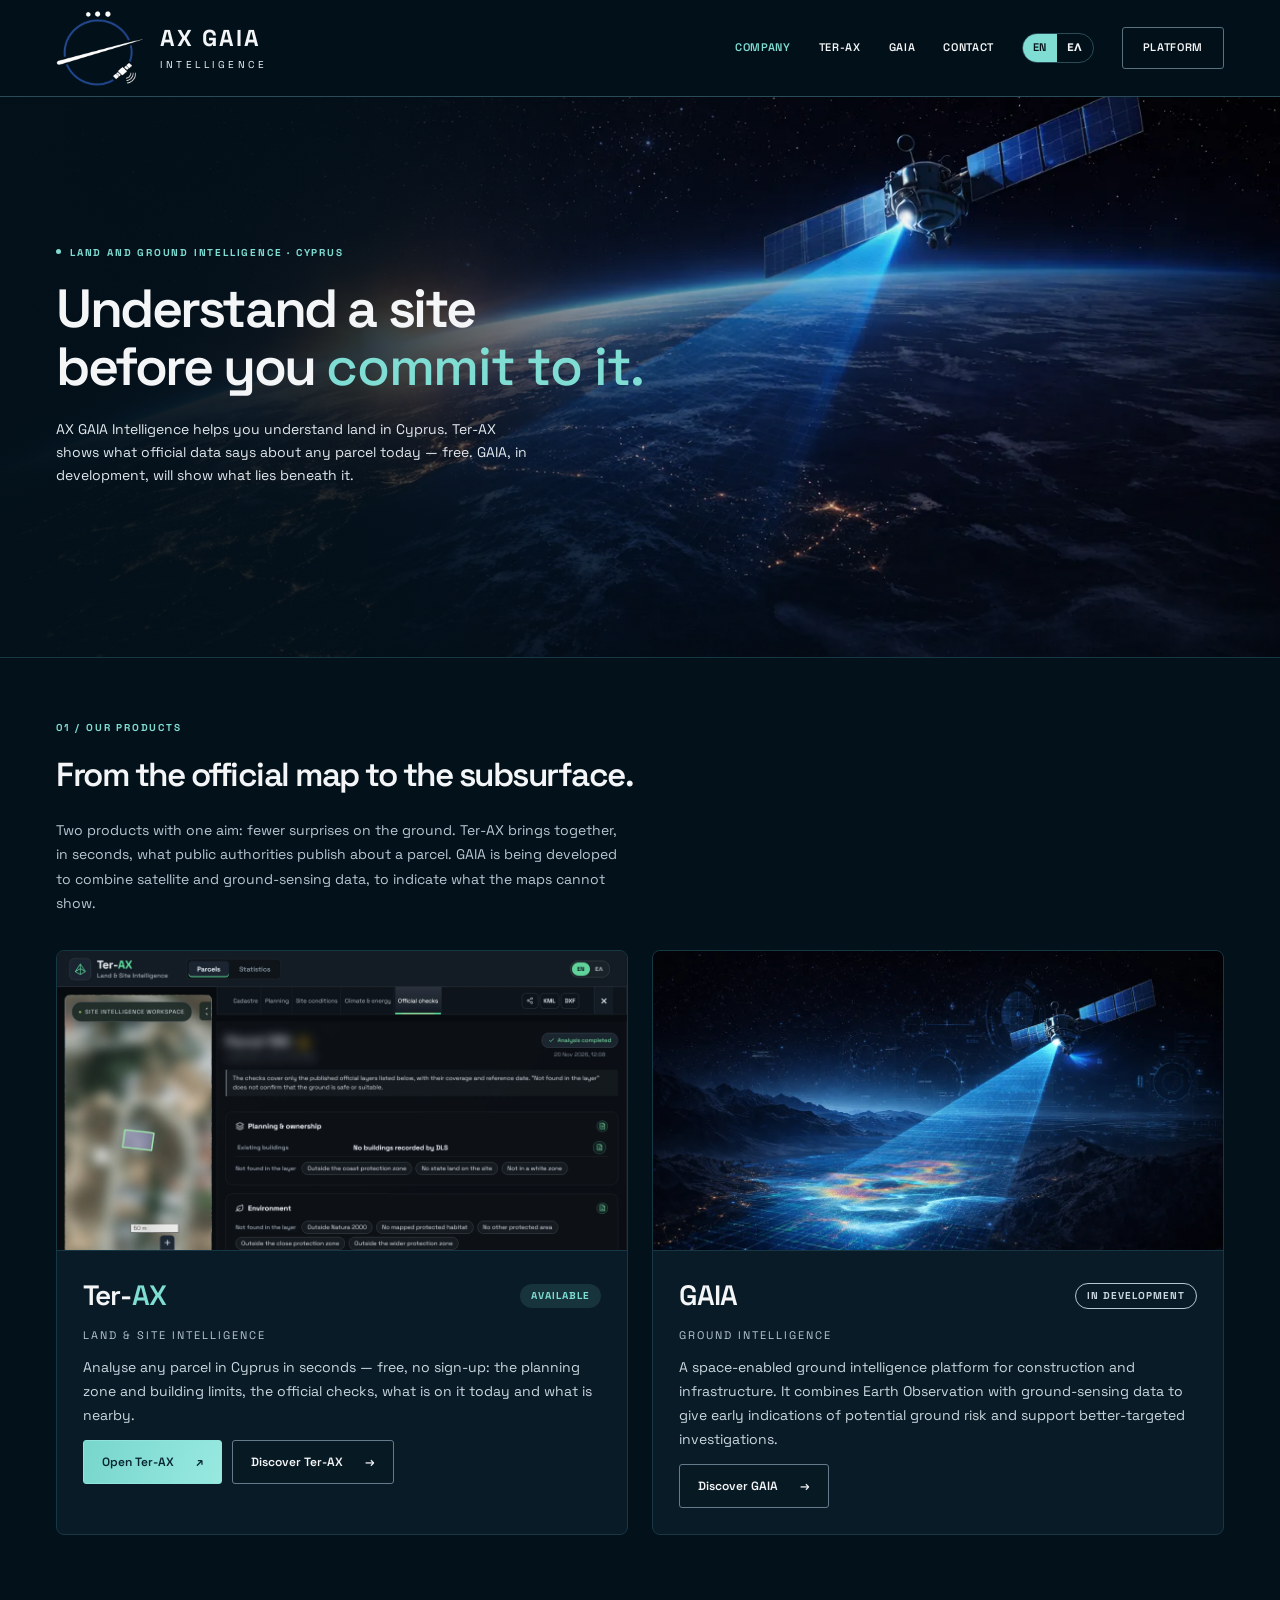
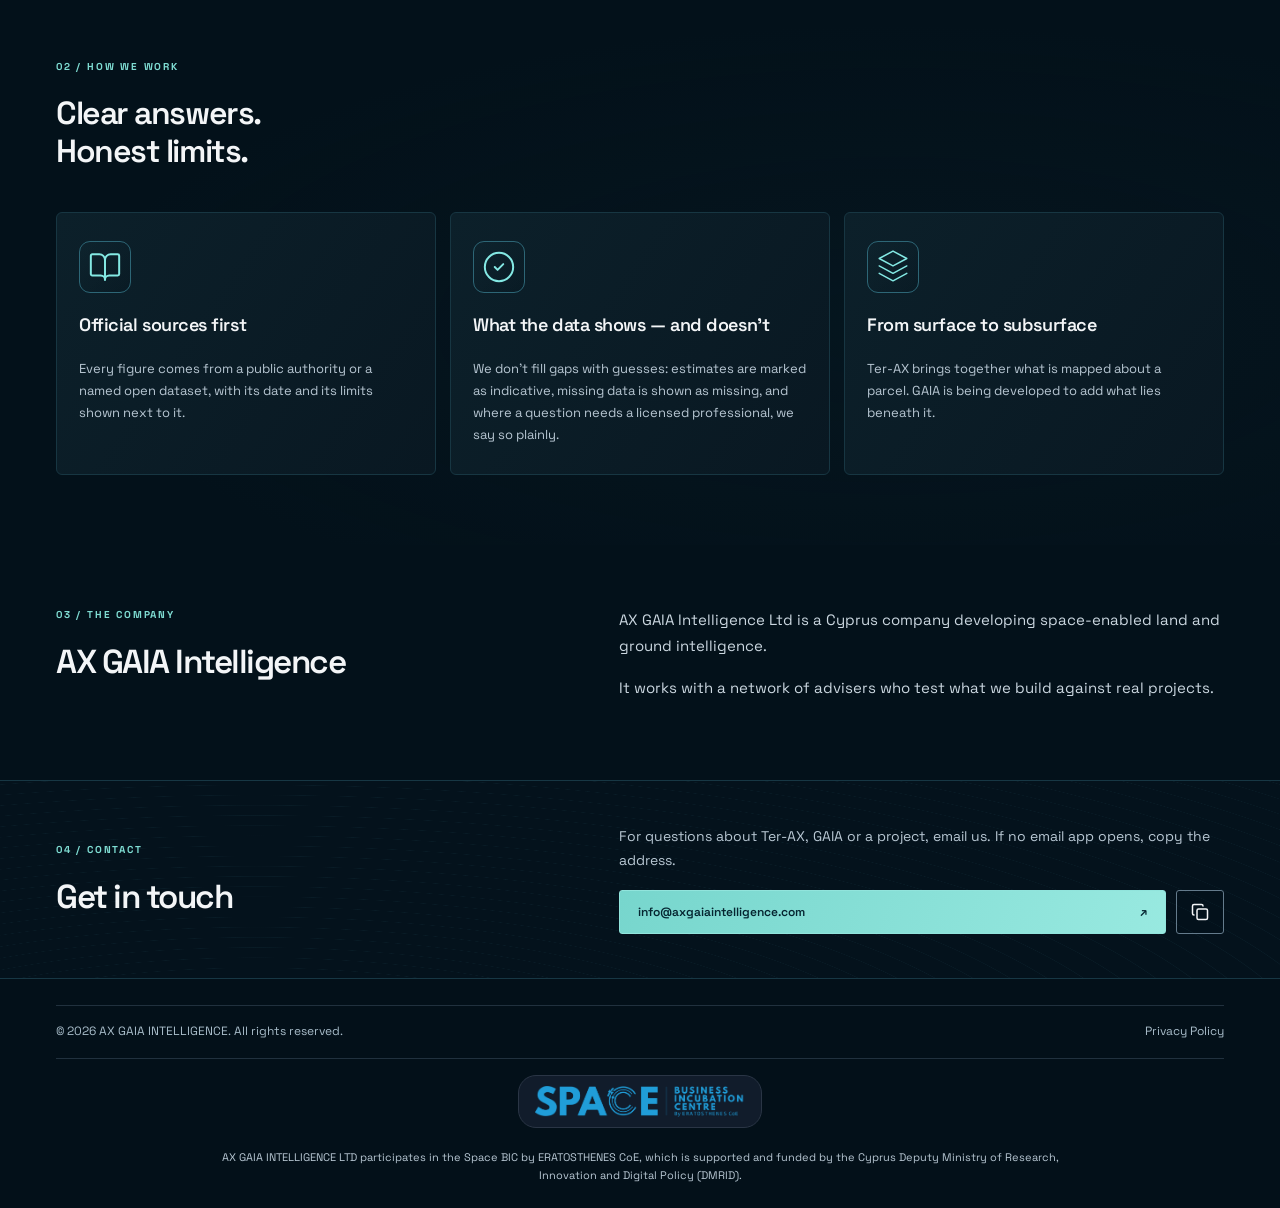
<file: index.html>
<!doctype html>
<html lang="en">
<head>
  <meta charset="UTF-8">
  <meta http-equiv="Content-Security-Policy" content="default-src 'none'; script-src 'self'; style-src 'self'; font-src 'self'; img-src 'self'; base-uri 'none'; form-action 'none'; object-src 'none'; frame-src 'none'; connect-src 'none';">
  <meta name="referrer" content="no-referrer">
  <meta name="viewport" content="width=device-width,initial-scale=1">
  <title>AX GAIA INTELLIGENCE — Land and ground intelligence for Cyprus</title>
  <meta name="description" content="AX GAIA Intelligence builds Ter-AX, land and site intelligence from official data, and GAIA, space-enabled ground intelligence in development.">
  <link rel="canonical" href="https://axgaiaintelligence.com/">
  <link rel="alternate" hreflang="en" href="https://axgaiaintelligence.com/">
  <link rel="alternate" hreflang="el" href="https://axgaiaintelligence.com/el/">
  <link rel="alternate" hreflang="x-default" href="https://axgaiaintelligence.com/">
  <link rel="icon" href="/favicon.ico" sizes="any">
  <link rel="icon" type="image/png" sizes="32x32" href="/favicon-32.png">
  <link rel="apple-touch-icon" sizes="180x180" href="/favicon-180.png">
  <link rel="stylesheet" href="/assets/typography.css">
  <link rel="stylesheet" href="/assets/index.css">
  <link rel="stylesheet" href="/assets/pages.css">
</head>
<body>
<a class="skip-link" href="#top">Skip to content</a>
<svg class="icon-library" xmlns="http://www.w3.org/2000/svg" aria-hidden="true">
  <defs>
    <symbol id="icon-layers" viewBox="0 0 32 32"><path d="m3 10 13-7 13 7-13 7-13-7Zm0 7 13 7 13-7M3 24l13 7 13-7" transform="translate(0 -2)"></path></symbol>
    <symbol id="icon-map" viewBox="0 0 32 32"><path d="m3 6 8-3 10 4 8-3v22l-8 3-10-4-8 3V6Zm8-3v22M21 7v22"></path></symbol>
    <symbol id="icon-target" viewBox="0 0 32 32"><circle cx="16" cy="16" r="10"></circle><circle cx="16" cy="16" r="4"></circle><path d="M16 1v8m0 14v8M1 16h8m14 0h8"></path></symbol>
    <symbol id="icon-network" viewBox="0 0 32 32"><circle cx="23" cy="6" r="4"></circle><circle cx="7" cy="24" r="4"></circle><circle cx="25" cy="25" r="4"></circle><path d="m20 9-10 12m1 3h10M24 10l1 11"></path></symbol>
    <symbol id="icon-shield" viewBox="0 0 32 32"><path d="m16 3 11 4v9c0 7-11 13-11 13S5 23 5 16V7l11-4Z"></path><path d="m10 15 4 4 8-9"></path></symbol>
    <symbol id="icon-clock" viewBox="0 0 32 32"><circle cx="16" cy="16" r="12"></circle><path d="M16 7v10l7 4"></path></symbol>
    <symbol id="icon-leaf" viewBox="0 0 32 32"><path d="M27 4C14 3 3 10 6 21s21 9 21-17ZM4 29l17-18"></path></symbol>
    <symbol id="icon-bars" viewBox="0 0 32 32"><path d="M3 29V17h5v12H3Zm10 0V9h5v20h-5Zm10 0V2h5v27h-5Z"></path></symbol>
    <symbol id="icon-satellite" viewBox="0 0 32 32"><path d="m12 12 8-3 4 8-8 4-4-9ZM3 10l6-3 4 9-6 3-4-9Zm20 10 6-3 3 8-6 3-3-8ZM18 4l2 5M16 21l-2 7"></path></symbol>
    <symbol id="icon-house" viewBox="0 0 24 24"><path d="M15 21v-8a1 1 0 0 0-1-1h-4a1 1 0 0 0-1 1v8"></path><path d="M3 10a2 2 0 0 1 .709-1.528l7-5.999a2 2 0 0 1 2.582 0l7 5.999A2 2 0 0 1 21 10v9a2 2 0 0 1-2 2H5a2 2 0 0 1-2-2z"></path></symbol>
    <symbol id="icon-clipboard" viewBox="0 0 24 24"><rect width="8" height="4" x="8" y="2" rx="1"></rect><path d="M16 4h2a2 2 0 0 1 2 2v14a2 2 0 0 1-2 2H6a2 2 0 0 1-2-2V6a2 2 0 0 1 2-2h2"></path><path d="m9 14 2 2 4-4"></path></symbol>
    <symbol id="icon-terrain" viewBox="0 0 24 24"><path d="m8 3 4 8 5-5 5 15H2L8 3z"></path></symbol>
    <symbol id="icon-pin" viewBox="0 0 24 24"><path d="M20 10c0 4.993-5.539 10.193-7.399 11.799a1 1 0 0 1-1.202 0C9.539 20.193 4 14.993 4 10a8 8 0 0 1 16 0"></path><circle cx="12" cy="10" r="3"></circle></symbol>
    <symbol id="icon-book" viewBox="0 0 24 24"><path d="M12 7v14"></path><path d="M3 18a1 1 0 0 1-1-1V4a1 1 0 0 1 1-1h5a4 4 0 0 1 4 4 4 4 0 0 1 4-4h5a1 1 0 0 1 1 1v13a1 1 0 0 1-1 1h-6a3 3 0 0 0-3 3 3 3 0 0 0-3-3z"></path></symbol>
    <symbol id="icon-check" viewBox="0 0 24 24"><circle cx="12" cy="12" r="10"></circle><path d="m9 12 2 2 4-4"></path></symbol>
    <symbol id="icon-briefcase" viewBox="0 0 24 24"><path d="M16 20V4a2 2 0 0 0-2-2h-4a2 2 0 0 0-2 2v16"></path><rect width="20" height="14" x="2" y="6" rx="2"></rect></symbol>
    <symbol id="icon-key" viewBox="0 0 24 24"><path d="m15.5 7.5 2.3 2.3a1 1 0 0 0 1.4 0l2.1-2.1a1 1 0 0 0 0-1.4L19 4"></path><path d="m21 2-9.6 9.6"></path><circle cx="7.5" cy="15.5" r="5.5"></circle></symbol>
  </defs>
</svg>
<header class="nav">
  <div class="wrap nav-row"><a class="brand" href="/" aria-label="AX GAIA INTELLIGENCE home"><span class="brand-mark" aria-hidden="true"><img src="/assets/logo-dark.png" alt="" width="1024" height="1024"></span><span class="brand-text"><strong>AX GAIA</strong><span>INTELLIGENCE</span></span></a><nav class="links" aria-label="Primary"><a href="/" aria-current="page">Company</a><a href="/terrax/">Ter-AX</a><a href="/gaia/">GAIA</a><a href="/#contact">Contact</a><span class="lang" role="group" aria-label="Language"><a href="/" hreflang="en" lang="en" aria-current="true">EN</a><a href="/el/" hreflang="el" lang="el">ΕΛ</a></span><a href="https://tx.axgaiaintelligence.com/app/select">Platform</a></nav></div>
</header>
<main id="top" tabindex="-1">
  <section class="hero home-hero" aria-labelledby="hero-title">
    <div class="hero-art" aria-hidden="true"></div>
    <div class="wrap hero-inner">
      <div class="hero-copy">
        <p class="eyebrow"><span class="status-dot"></span>Land and ground intelligence · Cyprus</p>
        <h1 id="hero-title">Understand a site<br>before you <em>commit to it.</em></h1>
        <p class="intro">AX GAIA Intelligence helps you understand land in Cyprus. Ter-AX shows what official data says about any parcel today — free. GAIA, in development, will show what lies beneath it.</p>
      </div>
    </div>
  </section>

  <section class="section" aria-labelledby="products-title">
    <div class="wrap">
      <div class="section-head"><p class="eyebrow">01 / Our products</p><h2 id="products-title">From the official map to the subsurface.</h2><p class="section-intro">Two products with one aim: fewer surprises on the ground. Ter-AX brings together, in seconds, what public authorities publish about a parcel. GAIA is being developed to combine satellite and ground-sensing data, to indicate what the maps cannot show.</p></div>
      <div class="products">
        <article class="product-card">
          <img src="/assets/terrax/overview-en.webp" alt="Ter-AX official checks for a parcel, with identifying details blurred" width="2400" height="1500" loading="lazy">
          <div class="product-body">
            <div class="product-title"><h3>Ter-<em>AX</em></h3><span class="badge badge-live">Available</span></div>
            <span class="product-kicker">Land &amp; site intelligence</span>
            <p>Analyse any parcel in Cyprus in seconds — free, no sign-up: the planning zone and building limits, the official checks, what is on it today and what is nearby.</p>
            <div class="product-actions"><a class="button primary" href="https://tx.axgaiaintelligence.com/app/select">Open Ter-AX <span aria-hidden="true">↗</span></a><a class="button" href="/terrax/">Discover Ter-AX <span aria-hidden="true">→</span></a></div>
          </div>
        </article>
        <article class="product-card">
          <img src="/assets/gaia-card.webp" alt="Conceptual illustration of Earth Observation over a construction site" width="1152" height="768" loading="lazy">
          <div class="product-body">
            <div class="product-title"><h3>GAIA</h3><span class="badge badge-dev">In development</span></div>
            <span class="product-kicker">Ground intelligence</span>
            <p>A space-enabled ground intelligence platform for construction and infrastructure. It combines Earth Observation with ground-sensing data to give early indications of potential ground risk and support better-targeted investigations.</p>
            <a class="button" href="/gaia/">Discover GAIA <span aria-hidden="true">→</span></a>
          </div>
        </article>
      </div>
    </div>
  </section>

  <section class="impact section" aria-labelledby="work-title">
    <div class="wrap">
      <div class="section-head"><p class="eyebrow">02 / How we work</p><h2 id="work-title">Clear answers.<br>Honest limits.</h2></div>
      <div class="impact-cards"><article><span class="icon-box"><svg class="icon" viewBox="0 0 32 32" fill="none" stroke="currentColor" stroke-width="1.4" stroke-linecap="round" stroke-linejoin="round" aria-hidden="true"><use href="#icon-book"></use></svg></span><h3>Official sources first</h3><p>Every figure comes from a public authority or a named open dataset, with its date and its limits shown next to it.</p></article><article><span class="icon-box"><svg class="icon" viewBox="0 0 32 32" fill="none" stroke="currentColor" stroke-width="1.4" stroke-linecap="round" stroke-linejoin="round" aria-hidden="true"><use href="#icon-check"></use></svg></span><h3>What the data shows — and doesn’t</h3><p>We don’t fill gaps with guesses: estimates are marked as indicative, missing data is shown as missing, and where a question needs a licensed professional, we say so plainly.</p></article><article><span class="icon-box"><svg class="icon" viewBox="0 0 32 32" fill="none" stroke="currentColor" stroke-width="1.4" stroke-linecap="round" stroke-linejoin="round" aria-hidden="true"><use href="#icon-layers"></use></svg></span><h3>From surface to subsurface</h3><p>Ter-AX brings together what is mapped about a parcel. GAIA is being developed to add what lies beneath it.</p></article></div>
    </div>
  </section>

  <section class="section" aria-labelledby="company-title">
    <div class="wrap company-grid">
      <div><p class="eyebrow">03 / The company</p><h2 id="company-title">AX GAIA Intelligence</h2></div>
      <div><p>AX GAIA Intelligence Ltd is a Cyprus company developing space-enabled land and ground intelligence.</p><p>It works with a network of advisers who test what we build against real projects.</p></div>
    </div>
  </section>

  <section id="contact" class="contact section" aria-labelledby="contact-title">
    <div class="wrap contact-grid">
      <div><p class="eyebrow">04 / Contact</p><h2 id="contact-title">Get in touch</h2></div>
      <div>
        <p>For questions about Ter-AX, GAIA or a project, email us. If no email app opens, copy the address.</p>
        <div class="contact-links">
          <a class="button primary contact-email" href="mailto:info@axgaiaintelligence.com"><span>info@axgaiaintelligence.com</span><span aria-hidden="true">↗</span></a>
          <button class="button copy-email" type="button" data-copy="info@axgaiaintelligence.com" data-done="Copied" aria-label="Copy address" title="Copy address"><svg class="icon-copy" viewBox="0 0 24 24" width="18" height="18" aria-hidden="true"><rect width="14" height="14" x="8" y="8" rx="2"></rect><path d="M4 16c-1.1 0-2-.9-2-2V4c0-1.1.9-2 2-2h10c1.1 0 2 .9 2 2"></path></svg><svg class="icon-done" viewBox="0 0 24 24" width="18" height="18" aria-hidden="true"><path d="M20 6 9 17l-5-5"></path></svg></button>
        </div>
      </div>
    </div>
  </section>
</main>
<footer class="footer">
  <div class="wrap">
    <div class="footer-meta"><span>© <span id="y"></span> AX GAIA INTELLIGENCE. All rights reserved.</span><span class="footer-links"><a href="/privacy/">Privacy Policy</a></span></div>
    <div class="partner"><a href="https://spacebic.cy" target="_blank" rel="noopener noreferrer" aria-label="Space BIC by ERATOSTHENES CoE"><img src="/assets/spacebic-logo.png" alt="Space BIC by ERATOSTHENES CoE" width="210" loading="lazy"></a><p>AX GAIA INTELLIGENCE LTD participates in the Space BIC by ERATOSTHENES CoE, which is supported and funded by the Cyprus Deputy Ministry of Research, Innovation and Digital Policy (DMRID).</p></div>
  </div>
</footer>
<script src="/assets/site.js" defer></script>
</body>
</html>
</file>
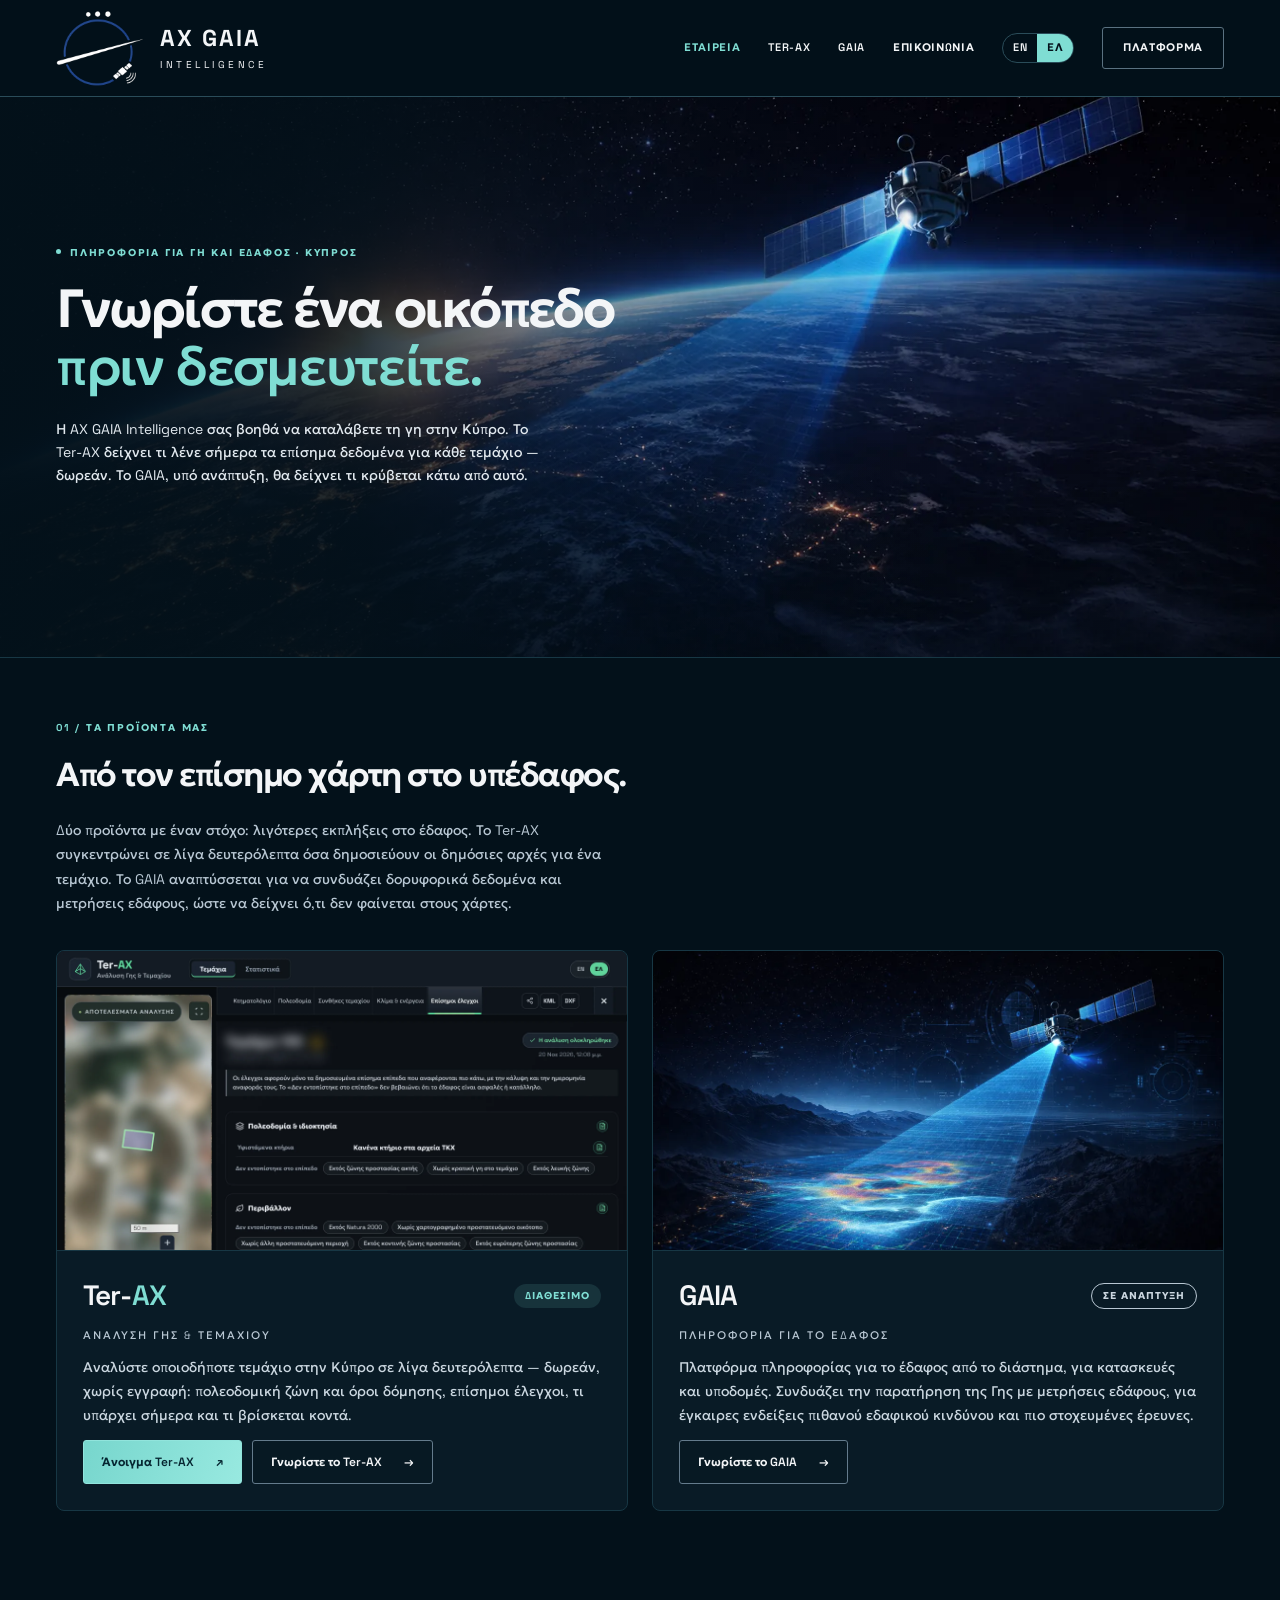
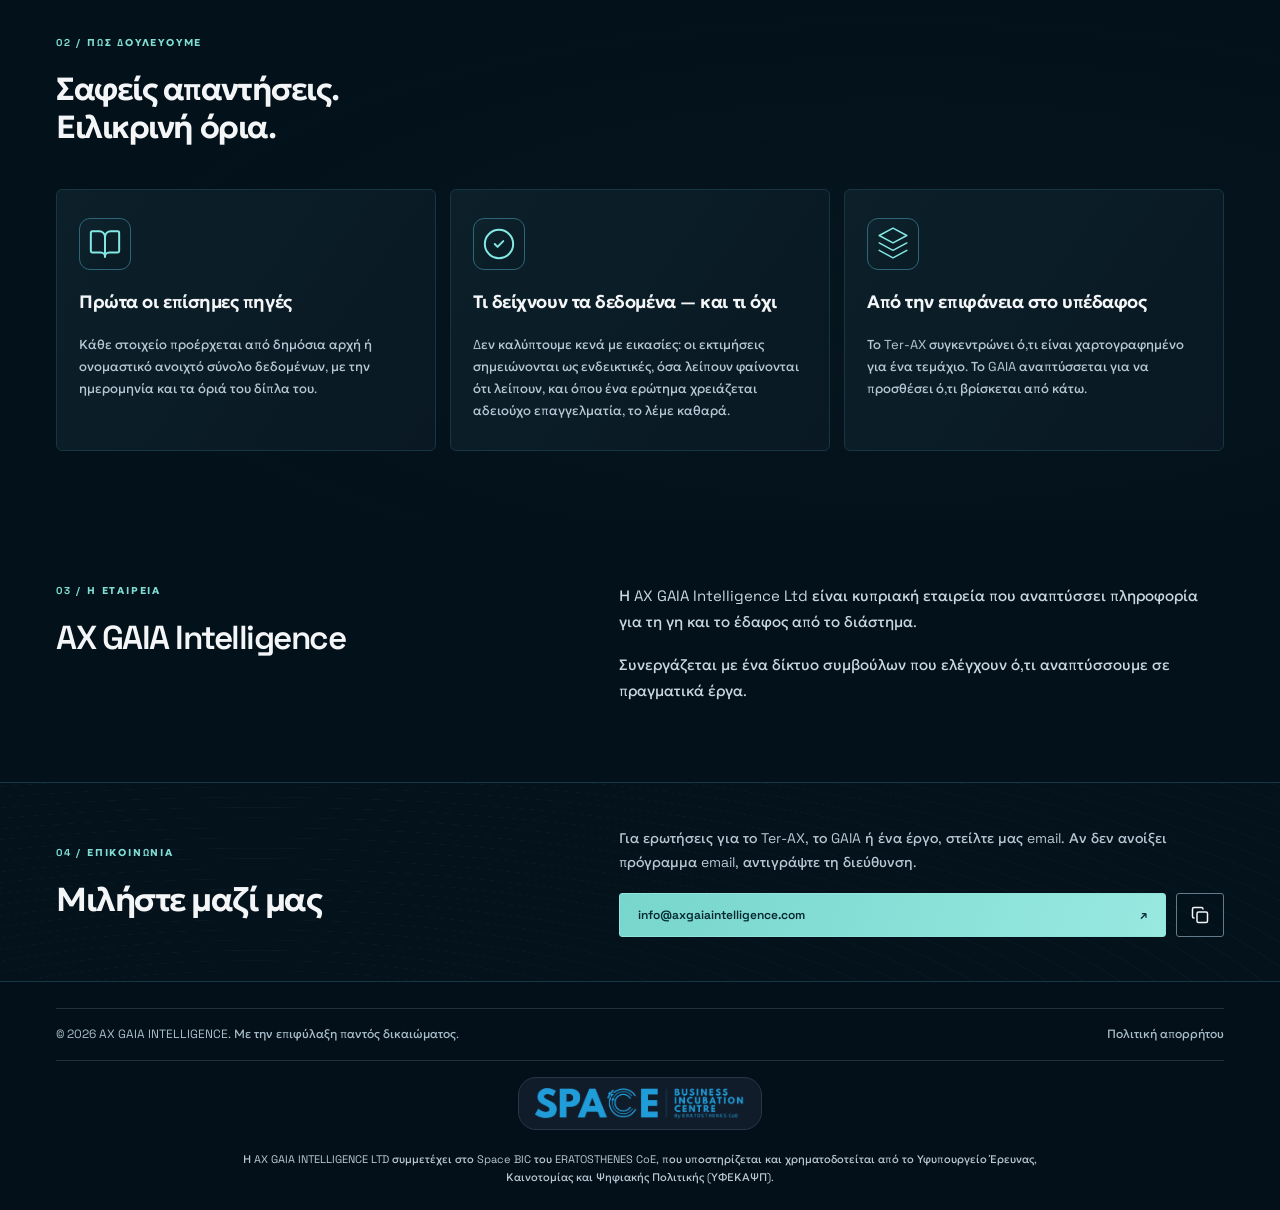
<file: el/index.html>
<!doctype html>
<html lang="el">
<head>
  <meta charset="UTF-8">
  <meta http-equiv="Content-Security-Policy" content="default-src 'none'; script-src 'self'; style-src 'self'; font-src 'self'; img-src 'self'; base-uri 'none'; form-action 'none'; object-src 'none'; frame-src 'none'; connect-src 'none';">
  <meta name="referrer" content="no-referrer">
  <meta name="viewport" content="width=device-width,initial-scale=1">
  <title>AX GAIA INTELLIGENCE — Πληροφορία για τη γη και το έδαφος στην Κύπρο</title>
  <meta name="description" content="Η AX GAIA Intelligence αναπτύσσει το Ter-AX, ανάλυση γης και τεμαχίου από επίσημα δεδομένα, και το GAIA, πληροφορία για το έδαφος από το διάστημα, σε ανάπτυξη.">
  <link rel="canonical" href="https://axgaiaintelligence.com/el/">
  <link rel="alternate" hreflang="en" href="https://axgaiaintelligence.com/">
  <link rel="alternate" hreflang="el" href="https://axgaiaintelligence.com/el/">
  <link rel="alternate" hreflang="x-default" href="https://axgaiaintelligence.com/">
  <link rel="icon" href="/favicon.ico" sizes="any">
  <link rel="icon" type="image/png" sizes="32x32" href="/favicon-32.png">
  <link rel="apple-touch-icon" sizes="180x180" href="/favicon-180.png">
  <link rel="stylesheet" href="/assets/typography.css">
  <link rel="stylesheet" href="/assets/index.css">
  <link rel="stylesheet" href="/assets/pages.css">
</head>
<body>
<a class="skip-link" href="#top">Μετάβαση στο περιεχόμενο</a>
<svg class="icon-library" xmlns="http://www.w3.org/2000/svg" aria-hidden="true">
  <defs>
    <symbol id="icon-layers" viewBox="0 0 32 32"><path d="m3 10 13-7 13 7-13 7-13-7Zm0 7 13 7 13-7M3 24l13 7 13-7" transform="translate(0 -2)"></path></symbol>
    <symbol id="icon-map" viewBox="0 0 32 32"><path d="m3 6 8-3 10 4 8-3v22l-8 3-10-4-8 3V6Zm8-3v22M21 7v22"></path></symbol>
    <symbol id="icon-target" viewBox="0 0 32 32"><circle cx="16" cy="16" r="10"></circle><circle cx="16" cy="16" r="4"></circle><path d="M16 1v8m0 14v8M1 16h8m14 0h8"></path></symbol>
    <symbol id="icon-network" viewBox="0 0 32 32"><circle cx="23" cy="6" r="4"></circle><circle cx="7" cy="24" r="4"></circle><circle cx="25" cy="25" r="4"></circle><path d="m20 9-10 12m1 3h10M24 10l1 11"></path></symbol>
    <symbol id="icon-shield" viewBox="0 0 32 32"><path d="m16 3 11 4v9c0 7-11 13-11 13S5 23 5 16V7l11-4Z"></path><path d="m10 15 4 4 8-9"></path></symbol>
    <symbol id="icon-clock" viewBox="0 0 32 32"><circle cx="16" cy="16" r="12"></circle><path d="M16 7v10l7 4"></path></symbol>
    <symbol id="icon-leaf" viewBox="0 0 32 32"><path d="M27 4C14 3 3 10 6 21s21 9 21-17ZM4 29l17-18"></path></symbol>
    <symbol id="icon-bars" viewBox="0 0 32 32"><path d="M3 29V17h5v12H3Zm10 0V9h5v20h-5Zm10 0V2h5v27h-5Z"></path></symbol>
    <symbol id="icon-satellite" viewBox="0 0 32 32"><path d="m12 12 8-3 4 8-8 4-4-9ZM3 10l6-3 4 9-6 3-4-9Zm20 10 6-3 3 8-6 3-3-8ZM18 4l2 5M16 21l-2 7"></path></symbol>
    <symbol id="icon-house" viewBox="0 0 24 24"><path d="M15 21v-8a1 1 0 0 0-1-1h-4a1 1 0 0 0-1 1v8"></path><path d="M3 10a2 2 0 0 1 .709-1.528l7-5.999a2 2 0 0 1 2.582 0l7 5.999A2 2 0 0 1 21 10v9a2 2 0 0 1-2 2H5a2 2 0 0 1-2-2z"></path></symbol>
    <symbol id="icon-clipboard" viewBox="0 0 24 24"><rect width="8" height="4" x="8" y="2" rx="1"></rect><path d="M16 4h2a2 2 0 0 1 2 2v14a2 2 0 0 1-2 2H6a2 2 0 0 1-2-2V6a2 2 0 0 1 2-2h2"></path><path d="m9 14 2 2 4-4"></path></symbol>
    <symbol id="icon-terrain" viewBox="0 0 24 24"><path d="m8 3 4 8 5-5 5 15H2L8 3z"></path></symbol>
    <symbol id="icon-pin" viewBox="0 0 24 24"><path d="M20 10c0 4.993-5.539 10.193-7.399 11.799a1 1 0 0 1-1.202 0C9.539 20.193 4 14.993 4 10a8 8 0 0 1 16 0"></path><circle cx="12" cy="10" r="3"></circle></symbol>
    <symbol id="icon-book" viewBox="0 0 24 24"><path d="M12 7v14"></path><path d="M3 18a1 1 0 0 1-1-1V4a1 1 0 0 1 1-1h5a4 4 0 0 1 4 4 4 4 0 0 1 4-4h5a1 1 0 0 1 1 1v13a1 1 0 0 1-1 1h-6a3 3 0 0 0-3 3 3 3 0 0 0-3-3z"></path></symbol>
    <symbol id="icon-check" viewBox="0 0 24 24"><circle cx="12" cy="12" r="10"></circle><path d="m9 12 2 2 4-4"></path></symbol>
    <symbol id="icon-briefcase" viewBox="0 0 24 24"><path d="M16 20V4a2 2 0 0 0-2-2h-4a2 2 0 0 0-2 2v16"></path><rect width="20" height="14" x="2" y="6" rx="2"></rect></symbol>
    <symbol id="icon-key" viewBox="0 0 24 24"><path d="m15.5 7.5 2.3 2.3a1 1 0 0 0 1.4 0l2.1-2.1a1 1 0 0 0 0-1.4L19 4"></path><path d="m21 2-9.6 9.6"></path><circle cx="7.5" cy="15.5" r="5.5"></circle></symbol>
  </defs>
</svg>
<header class="nav">
  <div class="wrap nav-row"><a class="brand" href="/el/" aria-label="AX GAIA INTELLIGENCE, αρχική"><span class="brand-mark" aria-hidden="true"><img src="/assets/logo-dark.png" alt="" width="1024" height="1024"></span><span class="brand-text"><strong>AX GAIA</strong><span>INTELLIGENCE</span></span></a><nav class="links" aria-label="Κύριο μενού"><a href="/el/" aria-current="page">Εταιρεία</a><a href="/el/terrax/">Ter-AX</a><a href="/el/gaia/">GAIA</a><a href="/el/#contact">Επικοινωνία</a><span class="lang" role="group" aria-label="Γλώσσα"><a href="/" hreflang="en" lang="en">EN</a><a href="/el/" hreflang="el" lang="el" aria-current="true">ΕΛ</a></span><a href="https://tx.axgaiaintelligence.com/app/select">Πλατφόρμα</a></nav></div>
</header>
<main id="top" tabindex="-1">
  <section class="hero home-hero" aria-labelledby="hero-title">
    <div class="hero-art" aria-hidden="true"></div>
    <div class="wrap hero-inner">
      <div class="hero-copy">
        <p class="eyebrow"><span class="status-dot"></span>Πληροφορία για γη και έδαφος · Κύπρος</p>
        <h1 id="hero-title">Γνωρίστε ένα οικόπεδο<br><em>πριν δεσμευτείτε.</em></h1>
        <p class="intro">Η AX GAIA Intelligence σας βοηθά να καταλάβετε τη γη στην Κύπρο. Το Ter-AX δείχνει τι λένε σήμερα τα επίσημα δεδομένα για κάθε τεμάχιο — δωρεάν. Το GAIA, υπό ανάπτυξη, θα δείχνει τι κρύβεται κάτω από αυτό.</p>
      </div>
    </div>
  </section>

  <section class="section" aria-labelledby="products-title">
    <div class="wrap">
      <div class="section-head"><p class="eyebrow">01 / Τα προϊόντα μας</p><h2 id="products-title">Από τον επίσημο χάρτη στο υπέδαφος.</h2><p class="section-intro">Δύο προϊόντα με έναν στόχο: λιγότερες εκπλήξεις στο έδαφος. Το Ter-AX συγκεντρώνει σε λίγα δευτερόλεπτα όσα δημοσιεύουν οι δημόσιες αρχές για ένα τεμάχιο. Το GAIA αναπτύσσεται για να συνδυάζει δορυφορικά δεδομένα και μετρήσεις εδάφους, ώστε να δείχνει ό,τι δεν φαίνεται στους χάρτες.</p></div>
      <div class="products">
        <article class="product-card">
          <img src="/assets/terrax/overview-el.webp" alt="Επίσημοι έλεγχοι του Ter-AX για ένα τεμάχιο, με θολωμένα τα στοιχεία ταυτότητας" width="2400" height="1500" loading="lazy">
          <div class="product-body">
            <div class="product-title"><h3>Ter-<em>AX</em></h3><span class="badge badge-live">Διαθέσιμο</span></div>
            <span class="product-kicker">Ανάλυση γης &amp; τεμαχίου</span>
            <p>Αναλύστε οποιοδήποτε τεμάχιο στην Κύπρο σε λίγα δευτερόλεπτα — δωρεάν, χωρίς εγγραφή: πολεοδομική ζώνη και όροι δόμησης, επίσημοι έλεγχοι, τι υπάρχει σήμερα και τι βρίσκεται κοντά.</p>
            <div class="product-actions"><a class="button primary" href="https://tx.axgaiaintelligence.com/app/select">Άνοιγμα Ter-AX <span aria-hidden="true">↗</span></a><a class="button" href="/el/terrax/">Γνωρίστε το Ter-AX <span aria-hidden="true">→</span></a></div>
          </div>
        </article>
        <article class="product-card">
          <img src="/assets/gaia-card.webp" alt="Εννοιολογική απεικόνιση παρατήρησης της Γης πάνω από εργοτάξιο" width="1152" height="768" loading="lazy">
          <div class="product-body">
            <div class="product-title"><h3>GAIA</h3><span class="badge badge-dev">Σε ανάπτυξη</span></div>
            <span class="product-kicker">Πληροφορία για το έδαφος</span>
            <p>Πλατφόρμα πληροφορίας για το έδαφος από το διάστημα, για κατασκευές και υποδομές. Συνδυάζει την παρατήρηση της Γης με μετρήσεις εδάφους, για έγκαιρες ενδείξεις πιθανού εδαφικού κινδύνου και πιο στοχευμένες έρευνες.</p>
            <a class="button" href="/el/gaia/">Γνωρίστε το GAIA <span aria-hidden="true">→</span></a>
          </div>
        </article>
      </div>
    </div>
  </section>

  <section class="impact section" aria-labelledby="work-title">
    <div class="wrap">
      <div class="section-head"><p class="eyebrow">02 / Πώς δουλεύουμε</p><h2 id="work-title">Σαφείς απαντήσεις.<br>Ειλικρινή όρια.</h2></div>
      <div class="impact-cards"><article><span class="icon-box"><svg class="icon" viewBox="0 0 32 32" fill="none" stroke="currentColor" stroke-width="1.4" stroke-linecap="round" stroke-linejoin="round" aria-hidden="true"><use href="#icon-book"></use></svg></span><h3>Πρώτα οι επίσημες πηγές</h3><p>Κάθε στοιχείο προέρχεται από δημόσια αρχή ή ονομαστικό ανοιχτό σύνολο δεδομένων, με την ημερομηνία και τα όριά του δίπλα του.</p></article><article><span class="icon-box"><svg class="icon" viewBox="0 0 32 32" fill="none" stroke="currentColor" stroke-width="1.4" stroke-linecap="round" stroke-linejoin="round" aria-hidden="true"><use href="#icon-check"></use></svg></span><h3>Τι δείχνουν τα δεδομένα — και τι όχι</h3><p>Δεν καλύπτουμε κενά με εικασίες: οι εκτιμήσεις σημειώνονται ως ενδεικτικές, όσα λείπουν φαίνονται ότι λείπουν, και όπου ένα ερώτημα χρειάζεται αδειούχο επαγγελματία, το λέμε καθαρά.</p></article><article><span class="icon-box"><svg class="icon" viewBox="0 0 32 32" fill="none" stroke="currentColor" stroke-width="1.4" stroke-linecap="round" stroke-linejoin="round" aria-hidden="true"><use href="#icon-layers"></use></svg></span><h3>Από την επιφάνεια στο υπέδαφος</h3><p>Το Ter-AX συγκεντρώνει ό,τι είναι χαρτογραφημένο για ένα τεμάχιο. Το GAIA αναπτύσσεται για να προσθέσει ό,τι βρίσκεται από κάτω.</p></article></div>
    </div>
  </section>

  <section class="section" aria-labelledby="company-title">
    <div class="wrap company-grid">
      <div><p class="eyebrow">03 / Η εταιρεία</p><h2 id="company-title">AX GAIA Intelligence</h2></div>
      <div><p>Η AX GAIA Intelligence Ltd είναι κυπριακή εταιρεία που αναπτύσσει πληροφορία για τη γη και το έδαφος από το διάστημα.</p><p>Συνεργάζεται με ένα δίκτυο συμβούλων που ελέγχουν ό,τι αναπτύσσουμε σε πραγματικά έργα.</p></div>
    </div>
  </section>

  <section id="contact" class="contact section" aria-labelledby="contact-title">
    <div class="wrap contact-grid">
      <div><p class="eyebrow">04 / Επικοινωνία</p><h2 id="contact-title">Μιλήστε μαζί μας</h2></div>
      <div>
        <p>Για ερωτήσεις για το Ter-AX, το GAIA ή ένα έργο, στείλτε μας email. Αν δεν ανοίξει πρόγραμμα email, αντιγράψτε τη διεύθυνση.</p>
        <div class="contact-links">
          <a class="button primary contact-email" href="mailto:info@axgaiaintelligence.com"><span>info@axgaiaintelligence.com</span><span aria-hidden="true">↗</span></a>
          <button class="button copy-email" type="button" data-copy="info@axgaiaintelligence.com" data-done="Αντιγράφηκε" aria-label="Αντιγραφή διεύθυνσης" title="Αντιγραφή διεύθυνσης"><svg class="icon-copy" viewBox="0 0 24 24" width="18" height="18" aria-hidden="true"><rect width="14" height="14" x="8" y="8" rx="2"></rect><path d="M4 16c-1.1 0-2-.9-2-2V4c0-1.1.9-2 2-2h10c1.1 0 2 .9 2 2"></path></svg><svg class="icon-done" viewBox="0 0 24 24" width="18" height="18" aria-hidden="true"><path d="M20 6 9 17l-5-5"></path></svg></button>
        </div>
      </div>
    </div>
  </section>
</main>
<footer class="footer">
  <div class="wrap">
    <div class="footer-meta"><span>© <span id="y"></span> AX GAIA INTELLIGENCE. Με την επιφύλαξη παντός δικαιώματος.</span><span class="footer-links"><a href="/el/privacy/">Πολιτική απορρήτου</a></span></div>
    <div class="partner"><a href="https://spacebic.cy" target="_blank" rel="noopener noreferrer" aria-label="Space BIC by ERATOSTHENES CoE"><img src="/assets/spacebic-logo.png" alt="Space BIC by ERATOSTHENES CoE" width="210" loading="lazy"></a><p>Η AX GAIA INTELLIGENCE LTD συμμετέχει στο Space BIC του ERATOSTHENES CoE, που υποστηρίζεται και χρηματοδοτείται από το Υφυπουργείο Έρευνας, Καινοτομίας και Ψηφιακής Πολιτικής (ΥΦΕΚΑΨΠ).</p></div>
  </div>
</footer>
<script src="/assets/site.js" defer></script>
</body>
</html>
</file>
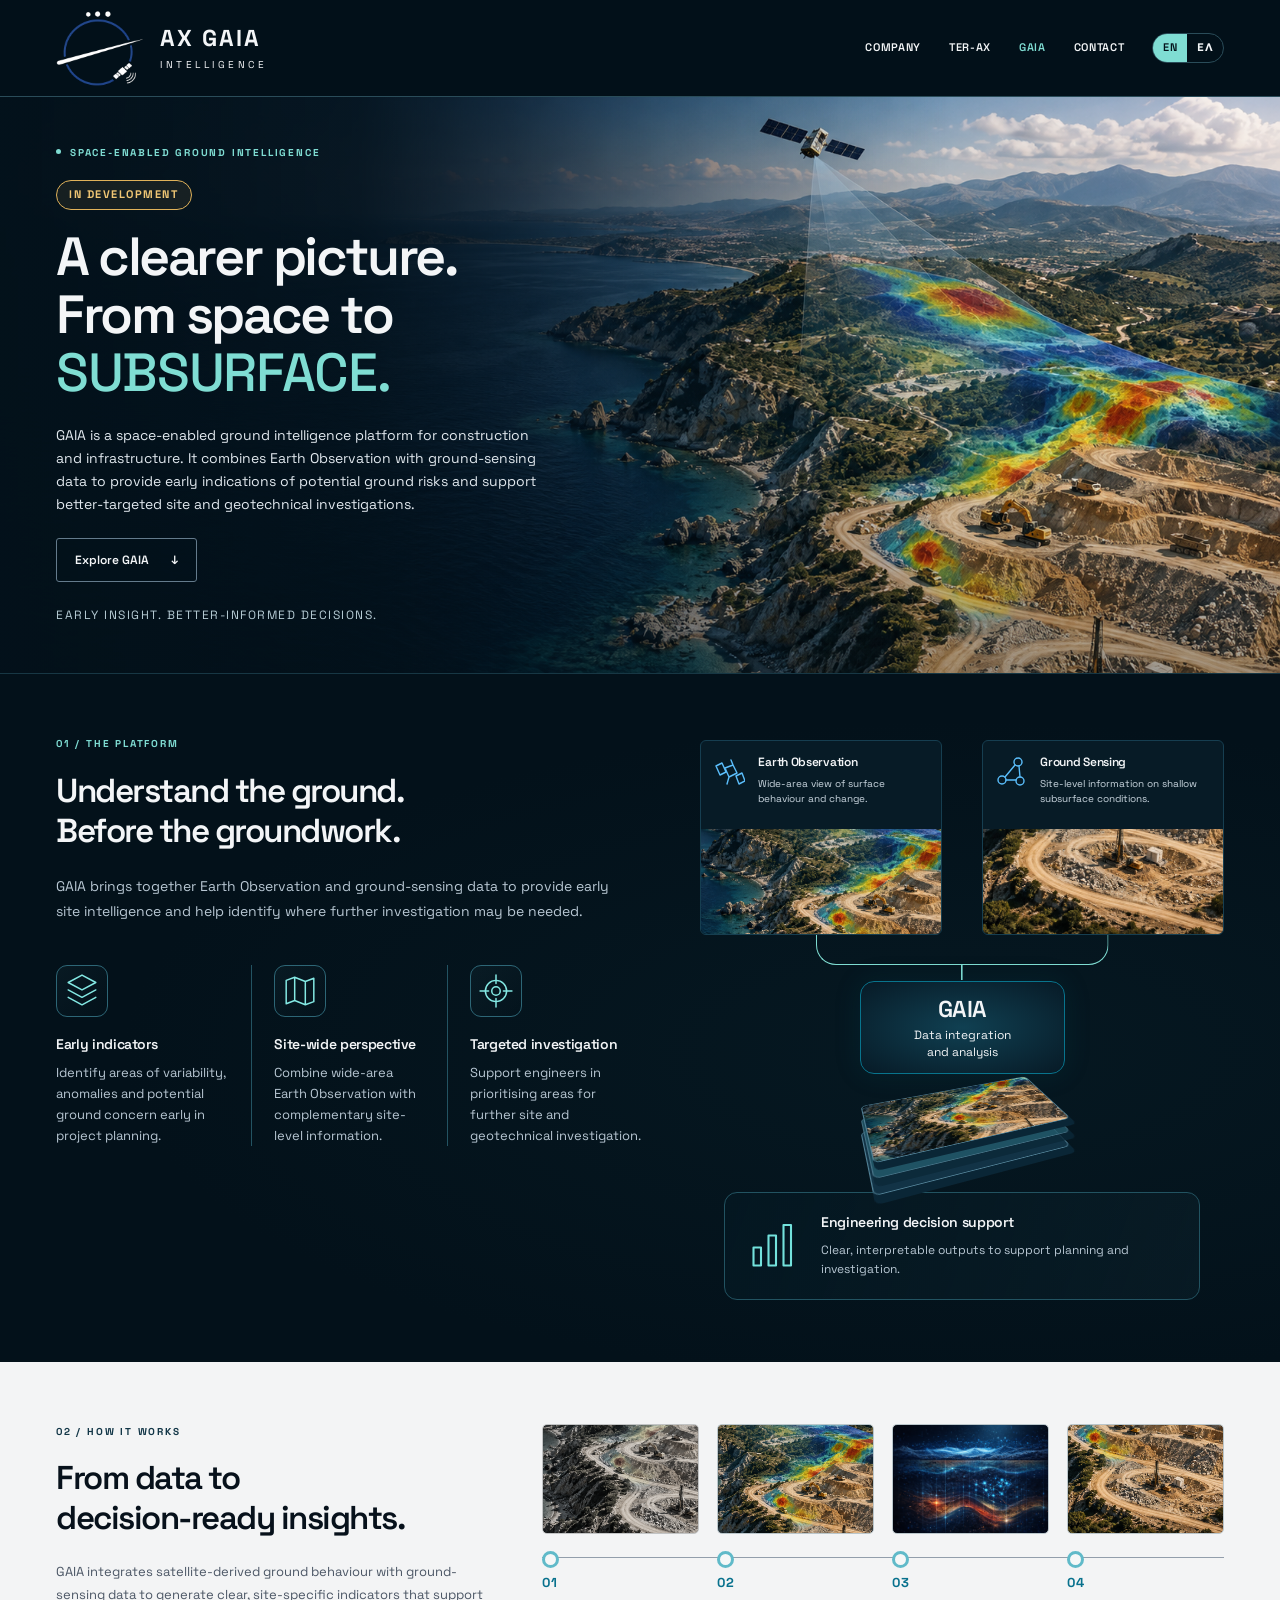
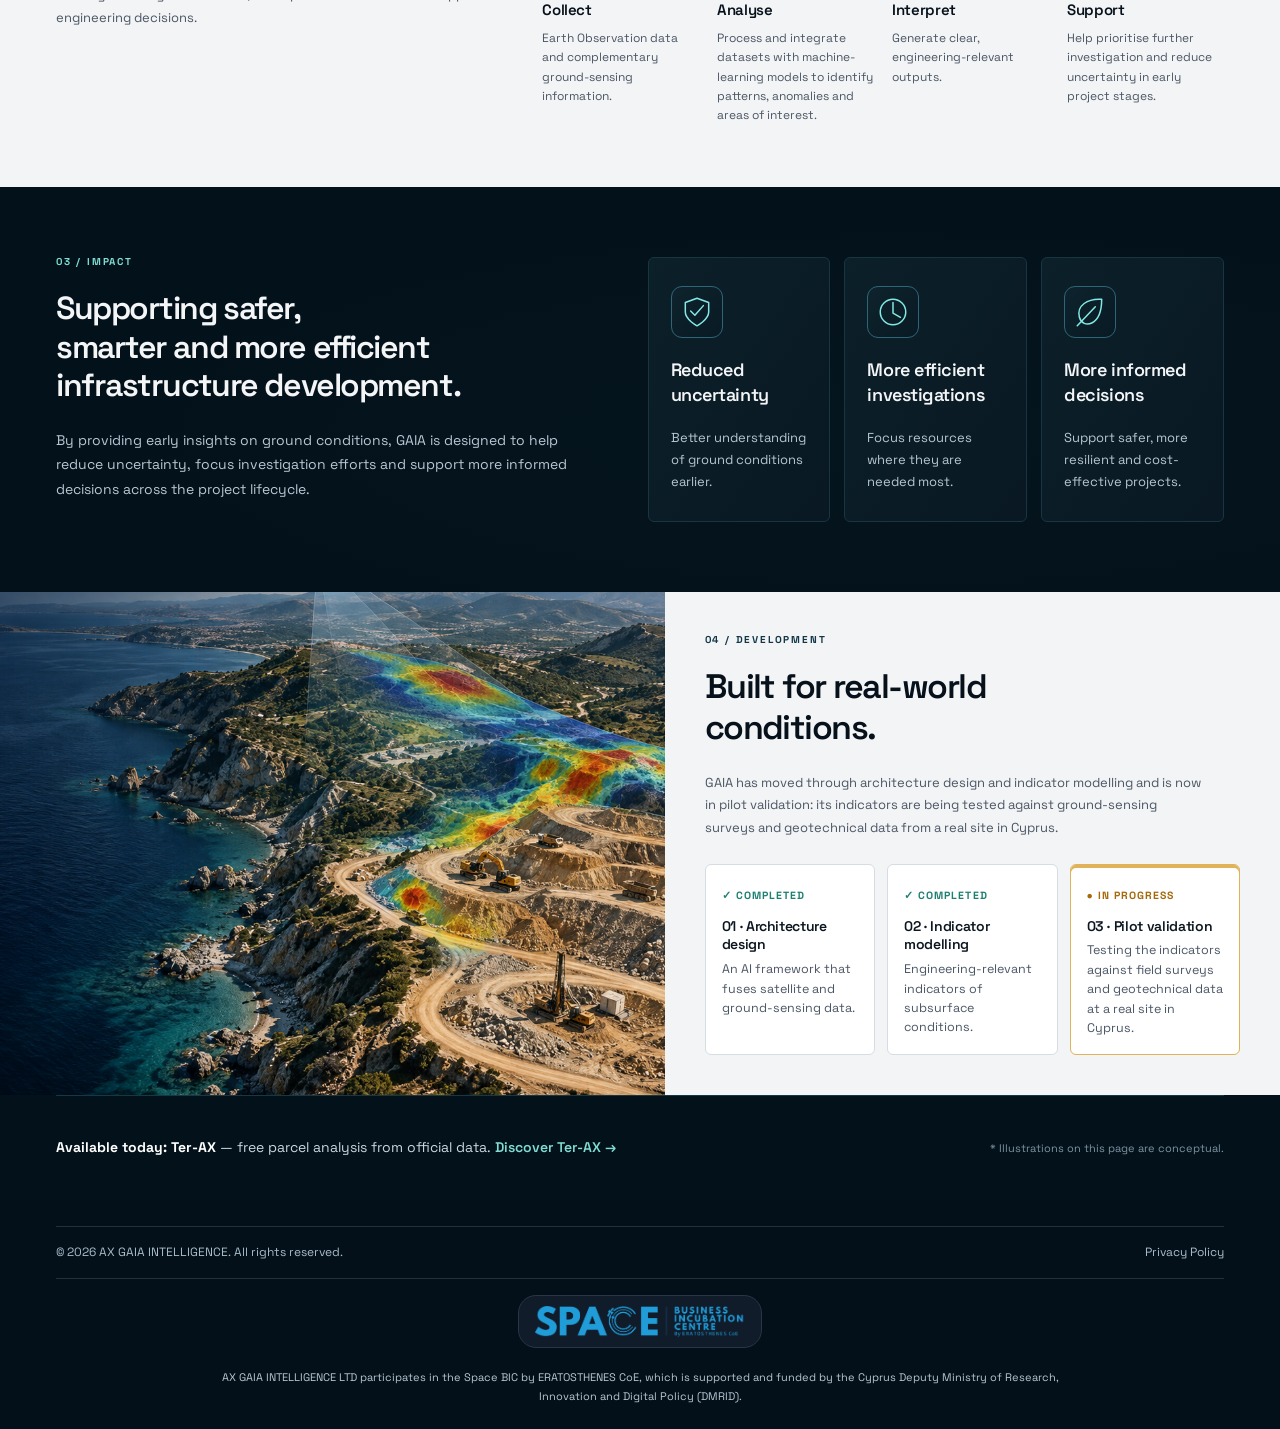
<file: gaia/index.html>
<!doctype html>
<html lang="en">
<head>
  <meta charset="UTF-8">
  <meta http-equiv="Content-Security-Policy" content="default-src 'none'; script-src 'self'; style-src 'self'; font-src 'self'; img-src 'self'; base-uri 'none'; form-action 'none'; object-src 'none'; frame-src 'none'; connect-src 'none';">
  <meta name="referrer" content="no-referrer">
  <meta name="viewport" content="width=device-width,initial-scale=1">
  <title>GAIA — Space-enabled ground intelligence · AX GAIA INTELLIGENCE</title>
  <meta name="description" content="GAIA combines Earth Observation and ground-sensing data to provide early site intelligence and support better-targeted site and geotechnical investigations.">
  <link rel="canonical" href="https://axgaiaintelligence.com/gaia/">
  <link rel="alternate" hreflang="en" href="https://axgaiaintelligence.com/gaia/">
  <link rel="alternate" hreflang="el" href="https://axgaiaintelligence.com/el/gaia/">
  <link rel="alternate" hreflang="x-default" href="https://axgaiaintelligence.com/gaia/">
  <link rel="icon" href="/favicon.ico" sizes="any">
  <link rel="icon" type="image/png" sizes="32x32" href="/favicon-32.png">
  <link rel="apple-touch-icon" sizes="180x180" href="/favicon-180.png">
  <link rel="stylesheet" href="/assets/typography.css">
  <link rel="stylesheet" href="/assets/index.css">
  <link rel="stylesheet" href="/assets/pages.css">
</head>
<body>
<a class="skip-link" href="#top">Skip to content</a>
<svg class="icon-library" xmlns="http://www.w3.org/2000/svg" aria-hidden="true">
  <defs>
    <symbol id="icon-layers" viewBox="0 0 32 32"><path d="m3 10 13-7 13 7-13 7-13-7Zm0 7 13 7 13-7M3 24l13 7 13-7" transform="translate(0 -2)"></path></symbol>
    <symbol id="icon-map" viewBox="0 0 32 32"><path d="m3 6 8-3 10 4 8-3v22l-8 3-10-4-8 3V6Zm8-3v22M21 7v22"></path></symbol>
    <symbol id="icon-target" viewBox="0 0 32 32"><circle cx="16" cy="16" r="10"></circle><circle cx="16" cy="16" r="4"></circle><path d="M16 1v8m0 14v8M1 16h8m14 0h8"></path></symbol>
    <symbol id="icon-network" viewBox="0 0 32 32"><circle cx="23" cy="6" r="4"></circle><circle cx="7" cy="24" r="4"></circle><circle cx="25" cy="25" r="4"></circle><path d="m20 9-10 12m1 3h10M24 10l1 11"></path></symbol>
    <symbol id="icon-shield" viewBox="0 0 32 32"><path d="m16 3 11 4v9c0 7-11 13-11 13S5 23 5 16V7l11-4Z"></path><path d="m10 15 4 4 8-9"></path></symbol>
    <symbol id="icon-clock" viewBox="0 0 32 32"><circle cx="16" cy="16" r="12"></circle><path d="M16 7v10l7 4"></path></symbol>
    <symbol id="icon-leaf" viewBox="0 0 32 32"><path d="M27 4C14 3 3 10 6 21s21 9 21-17ZM4 29l17-18"></path></symbol>
    <symbol id="icon-bars" viewBox="0 0 32 32"><path d="M3 29V17h5v12H3Zm10 0V9h5v20h-5Zm10 0V2h5v27h-5Z"></path></symbol>
    <symbol id="icon-satellite" viewBox="0 0 32 32"><path d="m12 12 8-3 4 8-8 4-4-9ZM3 10l6-3 4 9-6 3-4-9Zm20 10 6-3 3 8-6 3-3-8ZM18 4l2 5M16 21l-2 7"></path></symbol>
    <symbol id="icon-house" viewBox="0 0 24 24"><path d="M15 21v-8a1 1 0 0 0-1-1h-4a1 1 0 0 0-1 1v8"></path><path d="M3 10a2 2 0 0 1 .709-1.528l7-5.999a2 2 0 0 1 2.582 0l7 5.999A2 2 0 0 1 21 10v9a2 2 0 0 1-2 2H5a2 2 0 0 1-2-2z"></path></symbol>
    <symbol id="icon-clipboard" viewBox="0 0 24 24"><rect width="8" height="4" x="8" y="2" rx="1"></rect><path d="M16 4h2a2 2 0 0 1 2 2v14a2 2 0 0 1-2 2H6a2 2 0 0 1-2-2V6a2 2 0 0 1 2-2h2"></path><path d="m9 14 2 2 4-4"></path></symbol>
    <symbol id="icon-terrain" viewBox="0 0 24 24"><path d="m8 3 4 8 5-5 5 15H2L8 3z"></path></symbol>
    <symbol id="icon-pin" viewBox="0 0 24 24"><path d="M20 10c0 4.993-5.539 10.193-7.399 11.799a1 1 0 0 1-1.202 0C9.539 20.193 4 14.993 4 10a8 8 0 0 1 16 0"></path><circle cx="12" cy="10" r="3"></circle></symbol>
    <symbol id="icon-book" viewBox="0 0 24 24"><path d="M12 7v14"></path><path d="M3 18a1 1 0 0 1-1-1V4a1 1 0 0 1 1-1h5a4 4 0 0 1 4 4 4 4 0 0 1 4-4h5a1 1 0 0 1 1 1v13a1 1 0 0 1-1 1h-6a3 3 0 0 0-3 3 3 3 0 0 0-3-3z"></path></symbol>
    <symbol id="icon-check" viewBox="0 0 24 24"><circle cx="12" cy="12" r="10"></circle><path d="m9 12 2 2 4-4"></path></symbol>
    <symbol id="icon-briefcase" viewBox="0 0 24 24"><path d="M16 20V4a2 2 0 0 0-2-2h-4a2 2 0 0 0-2 2v16"></path><rect width="20" height="14" x="2" y="6" rx="2"></rect></symbol>
    <symbol id="icon-key" viewBox="0 0 24 24"><path d="m15.5 7.5 2.3 2.3a1 1 0 0 0 1.4 0l2.1-2.1a1 1 0 0 0 0-1.4L19 4"></path><path d="m21 2-9.6 9.6"></path><circle cx="7.5" cy="15.5" r="5.5"></circle></symbol>
  </defs>
</svg>
<header class="nav">
  <div class="wrap nav-row"><a class="brand" href="/" aria-label="AX GAIA INTELLIGENCE home"><span class="brand-mark" aria-hidden="true"><img src="/assets/logo-dark.png" alt="" width="1024" height="1024"></span><span class="brand-text"><strong>AX GAIA</strong><span>INTELLIGENCE</span></span></a><nav class="links" aria-label="Primary"><a href="/">Company</a><a href="/terrax/">Ter-AX</a><a href="/gaia/" aria-current="page">GAIA</a><a href="/#contact">Contact</a><span class="lang" role="group" aria-label="Language"><a href="/gaia/" hreflang="en" lang="en" aria-current="true">EN</a><a href="/el/gaia/" hreflang="el" lang="el">ΕΛ</a></span></nav></div>
</header>
<main id="top" tabindex="-1">
  <section class="hero" aria-labelledby="hero-title">
    <div class="hero-art" aria-hidden="true"></div>
    <div class="wrap hero-inner">
      <div class="hero-copy">
        <p class="eyebrow"><span class="status-dot"></span>Space-enabled ground intelligence</p>
        <p class="dev-pill">In development</p>
        <h1 id="hero-title">A clearer picture.<br>From space to<br><em>SUBSURFACE.</em></h1>
        <p class="intro">GAIA is a space-enabled ground intelligence platform for construction and infrastructure. It combines Earth Observation with ground-sensing data to provide early indications of potential ground risks and support better-targeted site and geotechnical investigations.</p>
        <div class="actions"><a class="button" href="#how">Explore GAIA <span aria-hidden="true">↓</span></a></div>
        <p class="hero-note">EARLY INSIGHT. BETTER-INFORMED DECISIONS.</p>
      </div>
    </div>
  </section>

  <section id="gaia" class="platform section">
    <div class="wrap platform-grid">
      <div class="platform-copy">
        <p class="eyebrow">01 / THE PLATFORM</p>
        <h2>Understand the ground.<br>Before the groundwork.</h2>
        <p class="section-intro">GAIA brings together Earth Observation and ground-sensing data to provide early site intelligence and help identify where further investigation may be needed.</p>
        <div class="features">
          <article class="feature"><span class="icon-box"><svg class="icon" viewBox="0 0 32 32" fill="none" stroke="currentColor" stroke-width="1.4" stroke-linecap="round" stroke-linejoin="round" aria-hidden="true"><use href="#icon-layers"></use></svg></span><h3>Early indicators</h3><p>Identify areas of variability, anomalies and potential ground concern early in project planning.</p></article>
          <article class="feature"><span class="icon-box"><svg class="icon" viewBox="0 0 32 32" fill="none" stroke="currentColor" stroke-width="1.4" stroke-linecap="round" stroke-linejoin="round" aria-hidden="true"><use href="#icon-map"></use></svg></span><h3>Site-wide perspective</h3><p>Combine wide-area Earth Observation with complementary site-level information.</p></article>
          <article class="feature"><span class="icon-box"><svg class="icon" viewBox="0 0 32 32" fill="none" stroke="currentColor" stroke-width="1.4" stroke-linecap="round" stroke-linejoin="round" aria-hidden="true"><use href="#icon-target"></use></svg></span><h3>Targeted investigation</h3><p>Support engineers in prioritising areas for further site and geotechnical investigation.</p></article>
        </div>
      </div>
      <div class="flow" role="group" aria-label="Earth Observation and ground sensing feed into GAIA analysis to support engineering decisions">
        <div class="flow-inputs">
          <div class="data-card"><div class="data-label"><svg class="icon" viewBox="0 0 32 32" fill="none" stroke="currentColor" stroke-width="1.4" stroke-linecap="round" stroke-linejoin="round" aria-hidden="true"><use href="#icon-satellite"></use></svg><div><h3>Earth Observation</h3><p>Wide-area view of surface behaviour and change.</p></div></div><div class="data-image observation-image"></div></div>
          <div class="data-card"><div class="data-label"><svg class="icon" viewBox="0 0 32 32" fill="none" stroke="currentColor" stroke-width="1.4" stroke-linecap="round" stroke-linejoin="round" aria-hidden="true"><use href="#icon-network"></use></svg><div><h3>Ground Sensing</h3><p>Site-level information on shallow subsurface conditions.</p></div></div><div class="data-image sensing-image"></div></div>
        </div>
        <div class="flow-connectors" aria-hidden="true"><span></span><span></span></div>
        <div class="fusion"><h3>GAIA</h3><p>Data integration<br>and analysis</p></div>
        <div class="data-layers" aria-hidden="true"><div></div><div></div><div></div></div>
        <div class="flow-arrow" aria-hidden="true">↓</div>
        <div class="flow-output"><svg class="icon" viewBox="0 0 32 32" fill="none" stroke="currentColor" stroke-width="1.4" stroke-linecap="round" stroke-linejoin="round" aria-hidden="true"><use href="#icon-bars"></use></svg><div><h3>Engineering decision support</h3><p>Clear, interpretable outputs to support planning and investigation.</p></div></div>
      </div>
    </div>
  </section>

  <section id="how" class="how light section">
    <div class="wrap how-grid">
      <div>
        <p class="eyebrow">02 / HOW IT WORKS</p>
        <h2>From data to<br>decision-ready insights.</h2>
        <p class="section-intro">GAIA integrates satellite-derived ground behaviour with ground-sensing data to generate clear, site-specific indicators that support engineering decisions.</p>
      </div>
      <ol class="process" id="process" aria-label="GAIA process">
        <li><div class="process-image collect-image" role="img" aria-label="Conceptual aerial view of a coastal investigation site"></div><span class="step-number">01</span><h3>Collect</h3><p>Earth Observation data and complementary ground-sensing information.</p></li>
        <li><div class="process-image analyse-image" role="img" aria-label="Conceptual Earth Observation heatmap"></div><span class="step-number">02</span><h3>Analyse</h3><p>Process and integrate datasets with machine-learning models to identify patterns, anomalies and areas of interest.</p></li>
        <li><div class="process-image interpret-image" role="img" aria-label="Conceptual site data interpretation"></div><span class="step-number">03</span><h3>Interpret</h3><p>Generate clear, engineering-relevant outputs.</p></li>
        <li><div class="process-image support-image" role="img" aria-label="Conceptual construction and investigation site"></div><span class="step-number">04</span><h3>Support</h3><p>Help prioritise further investigation and reduce uncertainty in early project stages.</p></li>
      </ol>
    </div>
  </section>

  <section id="impact" class="impact section">
    <div class="wrap impact-grid">
      <div>
        <p class="eyebrow">03 / IMPACT</p>
        <h2>Supporting safer,<br>smarter and more efficient<br>infrastructure development.</h2>
        <p class="section-intro">By providing early insights on ground conditions, GAIA is designed to help reduce uncertainty, focus investigation efforts and support more informed decisions across the project lifecycle.</p>
      </div>
      <div class="impact-cards">
        <article><span class="icon-box"><svg class="icon" viewBox="0 0 32 32" fill="none" stroke="currentColor" stroke-width="1.4" stroke-linecap="round" stroke-linejoin="round" aria-hidden="true"><use href="#icon-shield"></use></svg></span><h3>Reduced<br>uncertainty</h3><p>Better understanding of ground conditions earlier.</p></article>
        <article><span class="icon-box"><svg class="icon" viewBox="0 0 32 32" fill="none" stroke="currentColor" stroke-width="1.4" stroke-linecap="round" stroke-linejoin="round" aria-hidden="true"><use href="#icon-clock"></use></svg></span><h3>More efficient<br>investigations</h3><p>Focus resources where they are needed most.</p></article>
        <article><span class="icon-box"><svg class="icon" viewBox="0 0 32 32" fill="none" stroke="currentColor" stroke-width="1.4" stroke-linecap="round" stroke-linejoin="round" aria-hidden="true"><use href="#icon-leaf"></use></svg></span><h3>More informed<br>decisions</h3><p>Support safer, more resilient and cost-effective projects.</p></article>
      </div>
    </div>
  </section>

  <section id="development" class="development light">
    <div class="development-image" role="img" aria-label="Conceptual coastal construction site with an Earth Observation data overlay"></div>
    <div class="development-copy">
      <p class="eyebrow">04 / DEVELOPMENT</p>
      <h2>Built for real-world<br>conditions.</h2>
      <p class="section-intro">GAIA has moved through architecture design and indicator modelling and is now in pilot validation: its indicators are being tested against ground-sensing surveys and geotechnical data from a real site in Cyprus.</p>
      <ol class="dev-phases"><li class="done"><span class="phase-status">✓ Completed</span><h3>01 · Architecture design</h3><p>An AI framework that fuses satellite and ground-sensing data.</p></li><li class="done"><span class="phase-status">✓ Completed</span><h3>02 · Indicator modelling</h3><p>Engineering-relevant indicators of subsurface conditions.</p></li><li class="now"><span class="phase-status">● In progress</span><h3>03 · Pilot validation</h3><p>Testing the indicators against field surveys and geotechnical data at a real site in Cyprus.</p></li></ol>
    </div>
  </section>

  <section class="gaia-next" aria-label="Ter-AX"><div class="wrap gaia-next-row"><p><strong>Available today: Ter-AX</strong> — free parcel analysis from official data. <a class="sources-link" href="/terrax/">Discover Ter-AX <span aria-hidden="true">→</span></a></p><p class="concept-note">* Illustrations on this page are conceptual.</p></div></section>

</main>

<footer class="footer">
  <div class="wrap">
    <div class="footer-meta"><span>© <span id="y"></span> AX GAIA INTELLIGENCE. All rights reserved.</span><span class="footer-links"><a href="/privacy/">Privacy Policy</a></span></div>
    <div class="partner"><a href="https://spacebic.cy" target="_blank" rel="noopener noreferrer" aria-label="Space BIC by ERATOSTHENES CoE"><img src="/assets/spacebic-logo.png" alt="Space BIC by ERATOSTHENES CoE" width="210" loading="lazy"></a><p>AX GAIA INTELLIGENCE LTD participates in the Space BIC by ERATOSTHENES CoE, which is supported and funded by the Cyprus Deputy Ministry of Research, Innovation and Digital Policy (DMRID).</p></div>
  </div>
</footer>
<script src="/assets/site.js" defer></script>
</body>
</html>
</file>
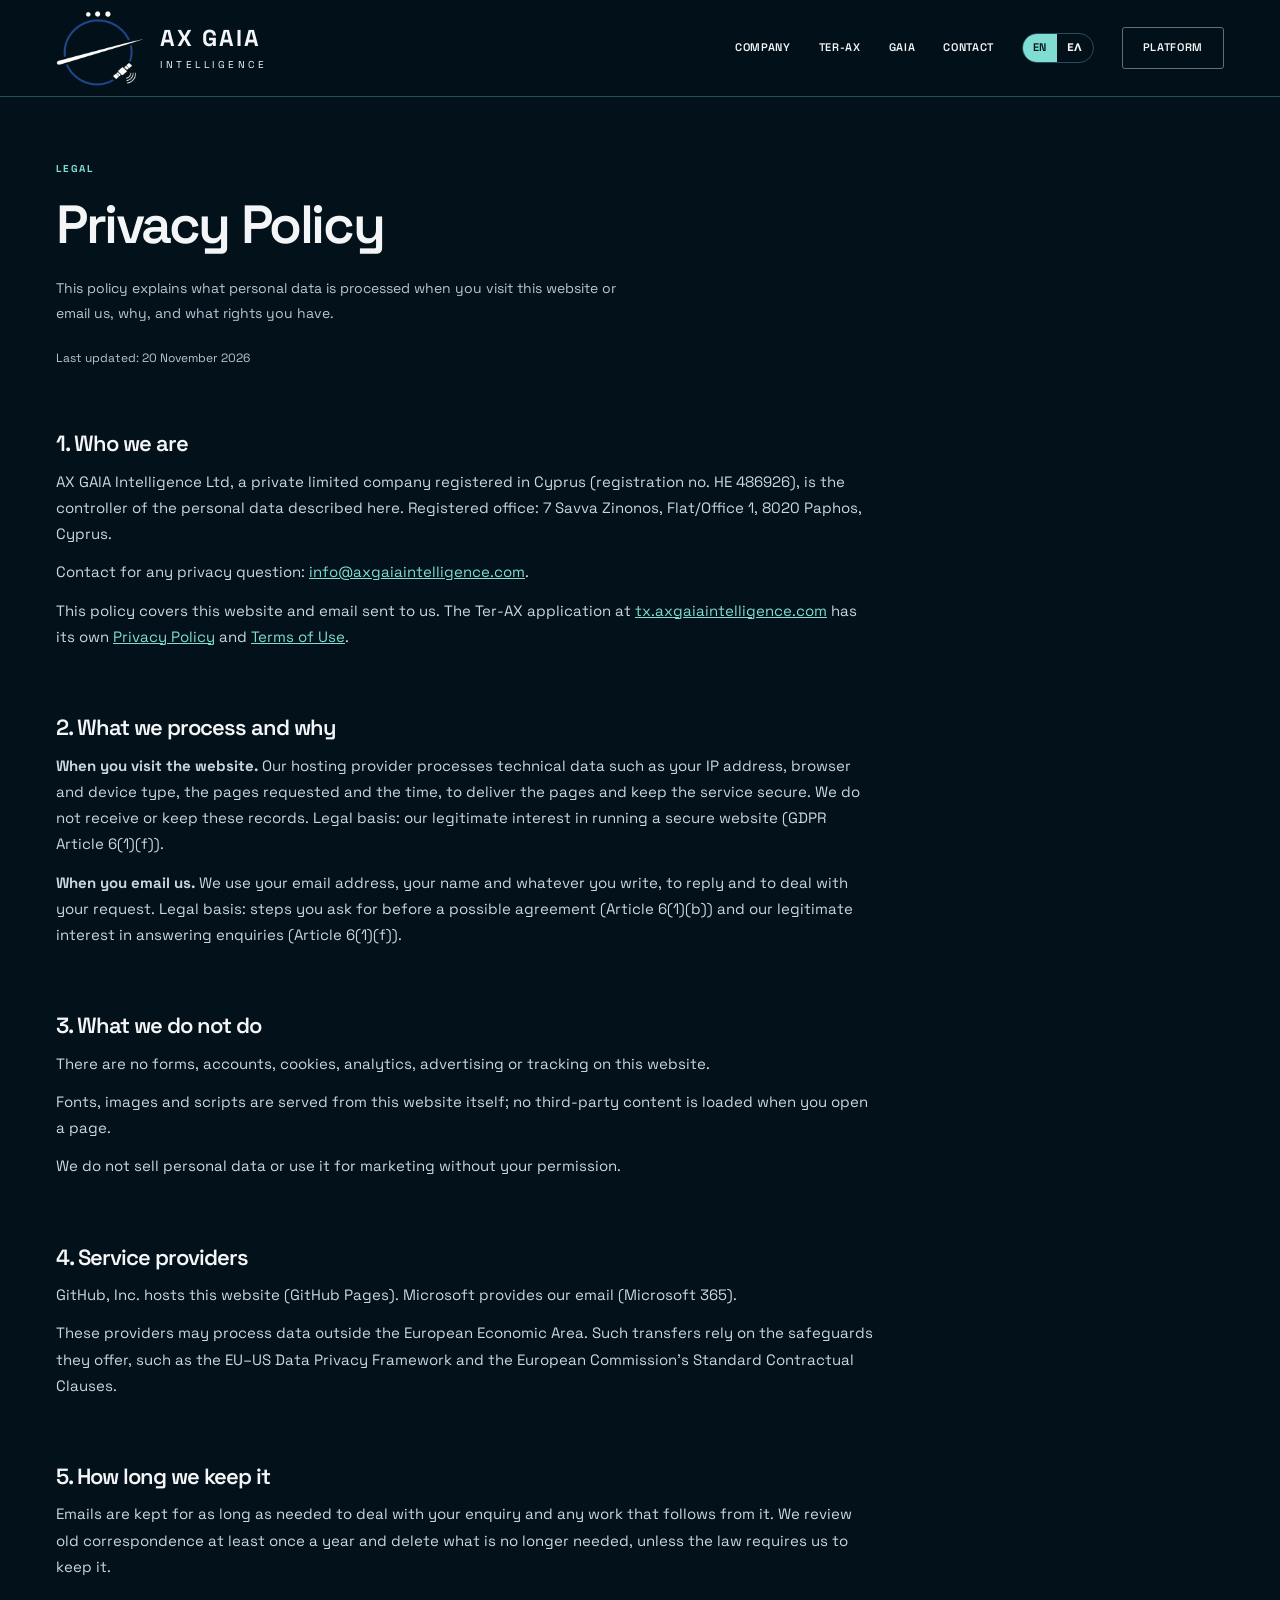
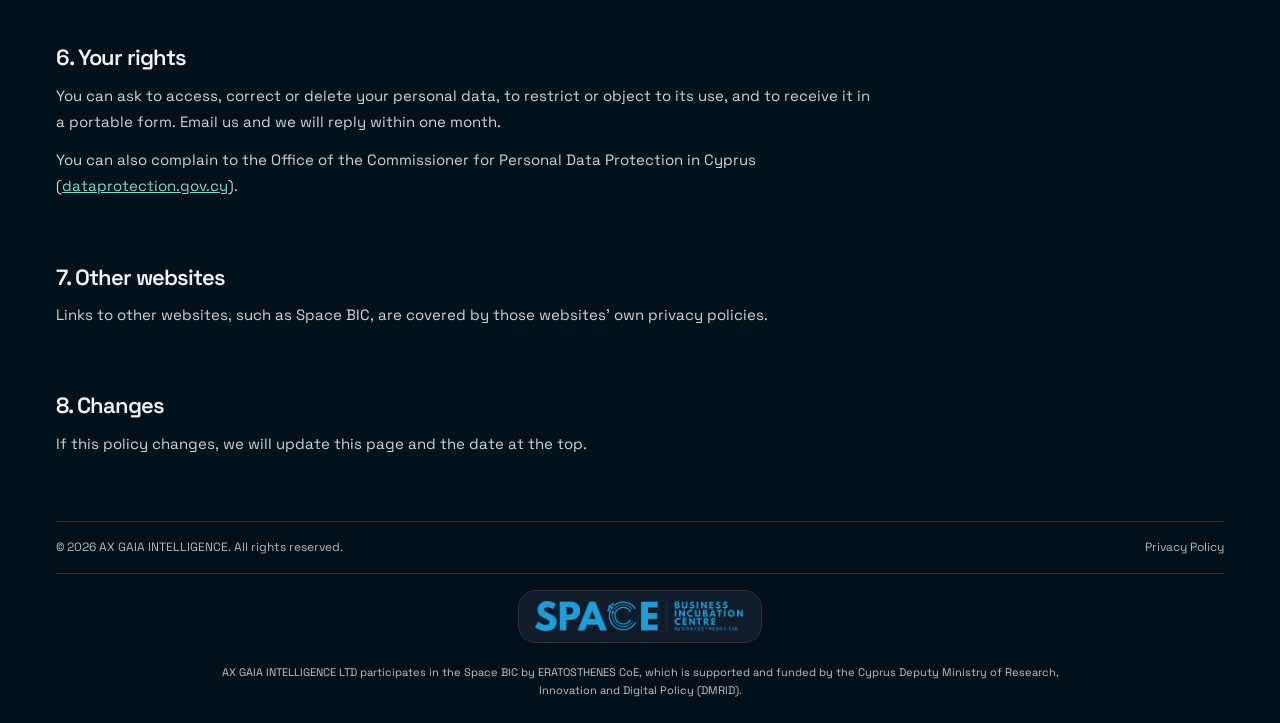
<file: privacy/index.html>
<!doctype html>
<html lang="en">
<head>
  <meta charset="UTF-8">
  <meta http-equiv="Content-Security-Policy" content="default-src 'none'; script-src 'self'; style-src 'self'; font-src 'self'; img-src 'self'; base-uri 'none'; form-action 'none'; object-src 'none'; frame-src 'none'; connect-src 'none';">
  <meta name="referrer" content="no-referrer">
  <meta name="viewport" content="width=device-width,initial-scale=1">
  <title>Privacy Policy · AX GAIA INTELLIGENCE</title>
  <meta name="description" content="How AX GAIA Intelligence Ltd handles personal data on this website and in email.">
  <link rel="canonical" href="https://axgaiaintelligence.com/privacy/">
  <link rel="alternate" hreflang="en" href="https://axgaiaintelligence.com/privacy/">
  <link rel="alternate" hreflang="el" href="https://axgaiaintelligence.com/el/privacy/">
  <link rel="alternate" hreflang="x-default" href="https://axgaiaintelligence.com/privacy/">
  <link rel="icon" href="/favicon.ico" sizes="any">
  <link rel="icon" type="image/png" sizes="32x32" href="/favicon-32.png">
  <link rel="apple-touch-icon" sizes="180x180" href="/favicon-180.png">
  <link rel="stylesheet" href="/assets/typography.css">
  <link rel="stylesheet" href="/assets/index.css">
  <link rel="stylesheet" href="/assets/pages.css">
</head>
<body>
<a class="skip-link" href="#top">Skip to content</a>
<svg class="icon-library" xmlns="http://www.w3.org/2000/svg" aria-hidden="true">
  <defs>
    <symbol id="icon-layers" viewBox="0 0 32 32"><path d="m3 10 13-7 13 7-13 7-13-7Zm0 7 13 7 13-7M3 24l13 7 13-7" transform="translate(0 -2)"></path></symbol>
    <symbol id="icon-map" viewBox="0 0 32 32"><path d="m3 6 8-3 10 4 8-3v22l-8 3-10-4-8 3V6Zm8-3v22M21 7v22"></path></symbol>
    <symbol id="icon-target" viewBox="0 0 32 32"><circle cx="16" cy="16" r="10"></circle><circle cx="16" cy="16" r="4"></circle><path d="M16 1v8m0 14v8M1 16h8m14 0h8"></path></symbol>
    <symbol id="icon-network" viewBox="0 0 32 32"><circle cx="23" cy="6" r="4"></circle><circle cx="7" cy="24" r="4"></circle><circle cx="25" cy="25" r="4"></circle><path d="m20 9-10 12m1 3h10M24 10l1 11"></path></symbol>
    <symbol id="icon-shield" viewBox="0 0 32 32"><path d="m16 3 11 4v9c0 7-11 13-11 13S5 23 5 16V7l11-4Z"></path><path d="m10 15 4 4 8-9"></path></symbol>
    <symbol id="icon-clock" viewBox="0 0 32 32"><circle cx="16" cy="16" r="12"></circle><path d="M16 7v10l7 4"></path></symbol>
    <symbol id="icon-leaf" viewBox="0 0 32 32"><path d="M27 4C14 3 3 10 6 21s21 9 21-17ZM4 29l17-18"></path></symbol>
    <symbol id="icon-bars" viewBox="0 0 32 32"><path d="M3 29V17h5v12H3Zm10 0V9h5v20h-5Zm10 0V2h5v27h-5Z"></path></symbol>
    <symbol id="icon-satellite" viewBox="0 0 32 32"><path d="m12 12 8-3 4 8-8 4-4-9ZM3 10l6-3 4 9-6 3-4-9Zm20 10 6-3 3 8-6 3-3-8ZM18 4l2 5M16 21l-2 7"></path></symbol>
    <symbol id="icon-house" viewBox="0 0 24 24"><path d="M15 21v-8a1 1 0 0 0-1-1h-4a1 1 0 0 0-1 1v8"></path><path d="M3 10a2 2 0 0 1 .709-1.528l7-5.999a2 2 0 0 1 2.582 0l7 5.999A2 2 0 0 1 21 10v9a2 2 0 0 1-2 2H5a2 2 0 0 1-2-2z"></path></symbol>
    <symbol id="icon-clipboard" viewBox="0 0 24 24"><rect width="8" height="4" x="8" y="2" rx="1"></rect><path d="M16 4h2a2 2 0 0 1 2 2v14a2 2 0 0 1-2 2H6a2 2 0 0 1-2-2V6a2 2 0 0 1 2-2h2"></path><path d="m9 14 2 2 4-4"></path></symbol>
    <symbol id="icon-terrain" viewBox="0 0 24 24"><path d="m8 3 4 8 5-5 5 15H2L8 3z"></path></symbol>
    <symbol id="icon-pin" viewBox="0 0 24 24"><path d="M20 10c0 4.993-5.539 10.193-7.399 11.799a1 1 0 0 1-1.202 0C9.539 20.193 4 14.993 4 10a8 8 0 0 1 16 0"></path><circle cx="12" cy="10" r="3"></circle></symbol>
    <symbol id="icon-book" viewBox="0 0 24 24"><path d="M12 7v14"></path><path d="M3 18a1 1 0 0 1-1-1V4a1 1 0 0 1 1-1h5a4 4 0 0 1 4 4 4 4 0 0 1 4-4h5a1 1 0 0 1 1 1v13a1 1 0 0 1-1 1h-6a3 3 0 0 0-3 3 3 3 0 0 0-3-3z"></path></symbol>
    <symbol id="icon-check" viewBox="0 0 24 24"><circle cx="12" cy="12" r="10"></circle><path d="m9 12 2 2 4-4"></path></symbol>
    <symbol id="icon-briefcase" viewBox="0 0 24 24"><path d="M16 20V4a2 2 0 0 0-2-2h-4a2 2 0 0 0-2 2v16"></path><rect width="20" height="14" x="2" y="6" rx="2"></rect></symbol>
    <symbol id="icon-key" viewBox="0 0 24 24"><path d="m15.5 7.5 2.3 2.3a1 1 0 0 0 1.4 0l2.1-2.1a1 1 0 0 0 0-1.4L19 4"></path><path d="m21 2-9.6 9.6"></path><circle cx="7.5" cy="15.5" r="5.5"></circle></symbol>
  </defs>
</svg>
<header class="nav">
  <div class="wrap nav-row"><a class="brand" href="/" aria-label="AX GAIA INTELLIGENCE home"><span class="brand-mark" aria-hidden="true"><img src="/assets/logo-dark.png" alt="" width="1024" height="1024"></span><span class="brand-text"><strong>AX GAIA</strong><span>INTELLIGENCE</span></span></a><nav class="links" aria-label="Primary"><a href="/">Company</a><a href="/terrax/">Ter-AX</a><a href="/gaia/">GAIA</a><a href="/#contact">Contact</a><span class="lang" role="group" aria-label="Language"><a href="/privacy/" hreflang="en" lang="en" aria-current="true">EN</a><a href="/el/privacy/" hreflang="el" lang="el">ΕΛ</a></span><a href="https://tx.axgaiaintelligence.com/app/select">Platform</a></nav></div>
</header>
<main id="top" tabindex="-1">
  <section class="doc-hero" aria-labelledby="hero-title">
    <div class="wrap"><p class="eyebrow">Legal</p><h1 id="hero-title">Privacy Policy</h1><p class="section-intro">This policy explains what personal data is processed when you visit this website or email us, why, and what rights you have.</p><p class="updated">Last updated: 20 November 2026</p></div>
  </section>
  <section class="section policy" aria-labelledby="p1">
    <div class="wrap"><h2 id="p1">1. Who we are</h2><p>AX GAIA Intelligence Ltd, a private limited company registered in Cyprus (registration no. HE 486926), is the controller of the personal data described here. Registered office: 7 Savva Zinonos, Flat/Office 1, 8020 Paphos, Cyprus.</p><p>Contact for any privacy question: <a href="mailto:info@axgaiaintelligence.com">info@axgaiaintelligence.com</a>.</p><p>This policy covers this website and email sent to us. The Ter-AX application at <a href="https://tx.axgaiaintelligence.com/">tx.axgaiaintelligence.com</a> has its own <a href="https://tx.axgaiaintelligence.com/privacy">Privacy Policy</a> and <a href="https://tx.axgaiaintelligence.com/terms">Terms of Use</a>.</p></div>
  </section>
  <section class="section policy" aria-labelledby="p2">
    <div class="wrap"><h2 id="p2">2. What we process and why</h2><p><strong>When you visit the website.</strong> Our hosting provider processes technical data such as your IP address, browser and device type, the pages requested and the time, to deliver the pages and keep the service secure. We do not receive or keep these records. Legal basis: our legitimate interest in running a secure website (GDPR Article 6(1)(f)).</p><p><strong>When you email us.</strong> We use your email address, your name and whatever you write, to reply and to deal with your request. Legal basis: steps you ask for before a possible agreement (Article 6(1)(b)) and our legitimate interest in answering enquiries (Article 6(1)(f)).</p></div>
  </section>
  <section class="section policy" aria-labelledby="p3">
    <div class="wrap"><h2 id="p3">3. What we do not do</h2><p>There are no forms, accounts, cookies, analytics, advertising or tracking on this website.</p><p>Fonts, images and scripts are served from this website itself; no third-party content is loaded when you open a page.</p><p>We do not sell personal data or use it for marketing without your permission.</p></div>
  </section>
  <section class="section policy" aria-labelledby="p4">
    <div class="wrap"><h2 id="p4">4. Service providers</h2><p>GitHub, Inc. hosts this website (GitHub Pages). Microsoft provides our email (Microsoft 365).</p><p>These providers may process data outside the European Economic Area. Such transfers rely on the safeguards they offer, such as the EU–US Data Privacy Framework and the European Commission’s Standard Contractual Clauses.</p></div>
  </section>
  <section class="section policy" aria-labelledby="p5">
    <div class="wrap"><h2 id="p5">5. How long we keep it</h2><p>Emails are kept for as long as needed to deal with your enquiry and any work that follows from it. We review old correspondence at least once a year and delete what is no longer needed, unless the law requires us to keep it.</p></div>
  </section>
  <section class="section policy" aria-labelledby="p6">
    <div class="wrap"><h2 id="p6">6. Your rights</h2><p>You can ask to access, correct or delete your personal data, to restrict or object to its use, and to receive it in a portable form. Email us and we will reply within one month.</p><p>You can also complain to the Office of the Commissioner for Personal Data Protection in Cyprus (<a href="https://www.dataprotection.gov.cy" target="_blank" rel="noopener noreferrer">dataprotection.gov.cy</a>).</p></div>
  </section>
  <section class="section policy" aria-labelledby="p7">
    <div class="wrap"><h2 id="p7">7. Other websites</h2><p>Links to other websites, such as Space BIC, are covered by those websites’ own privacy policies.</p></div>
  </section>
  <section class="section policy" aria-labelledby="p8">
    <div class="wrap"><h2 id="p8">8. Changes</h2><p>If this policy changes, we will update this page and the date at the top.</p></div>
  </section>
</main>
<footer class="footer">
  <div class="wrap">
    <div class="footer-meta"><span>© <span id="y"></span> AX GAIA INTELLIGENCE. All rights reserved.</span><span class="footer-links"><a href="/privacy/">Privacy Policy</a></span></div>
    <div class="partner"><a href="https://spacebic.cy" target="_blank" rel="noopener noreferrer" aria-label="Space BIC by ERATOSTHENES CoE"><img src="/assets/spacebic-logo.png" alt="Space BIC by ERATOSTHENES CoE" width="210" loading="lazy"></a><p>AX GAIA INTELLIGENCE LTD participates in the Space BIC by ERATOSTHENES CoE, which is supported and funded by the Cyprus Deputy Ministry of Research, Innovation and Digital Policy (DMRID).</p></div>
  </div>
</footer>
<script src="/assets/site.js" defer></script>
</body>
</html>
</file>
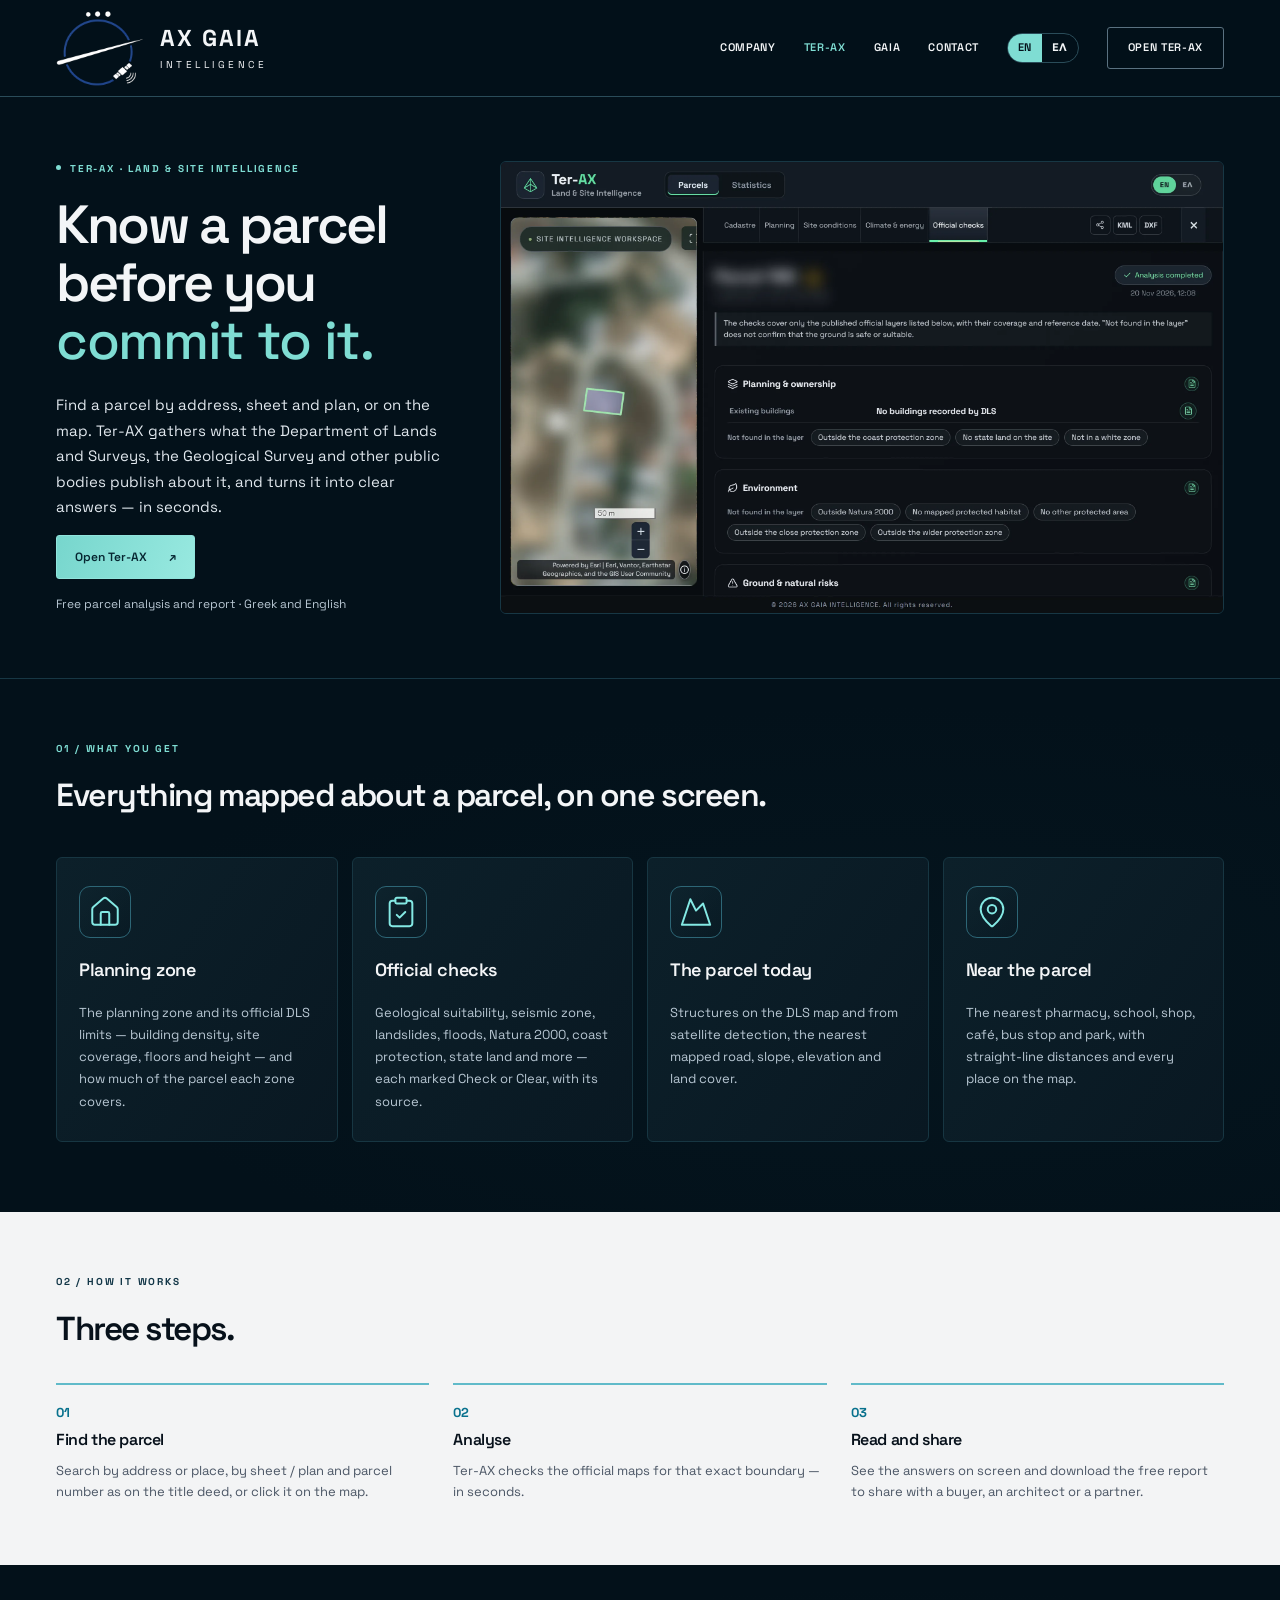
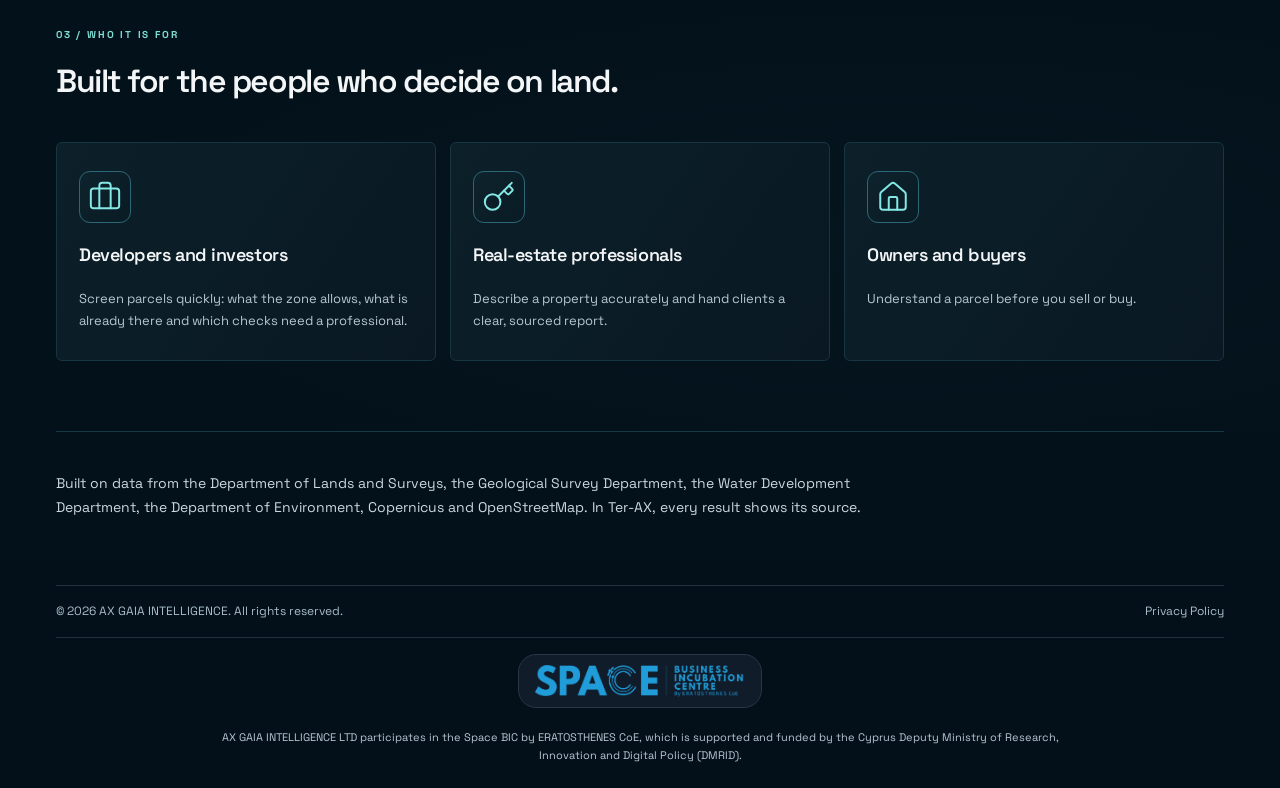
<file: terrax/index.html>
<!doctype html>
<html lang="en">
<head>
  <meta charset="UTF-8">
  <meta http-equiv="Content-Security-Policy" content="default-src 'none'; script-src 'self'; style-src 'self'; font-src 'self'; img-src 'self'; base-uri 'none'; form-action 'none'; object-src 'none'; frame-src 'none'; connect-src 'none';">
  <meta name="referrer" content="no-referrer">
  <meta name="viewport" content="width=device-width,initial-scale=1">
  <title>Ter-AX — Land and site intelligence for Cyprus · AX GAIA INTELLIGENCE</title>
  <meta name="description" content="Analyse any parcel in Cyprus from official data: the planning zone, official checks, the parcel today, what is nearby and a PDF report.">
  <link rel="canonical" href="https://axgaiaintelligence.com/terrax/">
  <link rel="alternate" hreflang="en" href="https://axgaiaintelligence.com/terrax/">
  <link rel="alternate" hreflang="el" href="https://axgaiaintelligence.com/el/terrax/">
  <link rel="alternate" hreflang="x-default" href="https://axgaiaintelligence.com/terrax/">
  <link rel="icon" href="/favicon.ico" sizes="any">
  <link rel="icon" type="image/png" sizes="32x32" href="/favicon-32.png">
  <link rel="apple-touch-icon" sizes="180x180" href="/favicon-180.png">
  <link rel="stylesheet" href="/assets/typography.css">
  <link rel="stylesheet" href="/assets/index.css">
  <link rel="stylesheet" href="/assets/pages.css">
</head>
<body>
<a class="skip-link" href="#top">Skip to content</a>
<svg class="icon-library" xmlns="http://www.w3.org/2000/svg" aria-hidden="true">
  <defs>
    <symbol id="icon-layers" viewBox="0 0 32 32"><path d="m3 10 13-7 13 7-13 7-13-7Zm0 7 13 7 13-7M3 24l13 7 13-7" transform="translate(0 -2)"></path></symbol>
    <symbol id="icon-map" viewBox="0 0 32 32"><path d="m3 6 8-3 10 4 8-3v22l-8 3-10-4-8 3V6Zm8-3v22M21 7v22"></path></symbol>
    <symbol id="icon-target" viewBox="0 0 32 32"><circle cx="16" cy="16" r="10"></circle><circle cx="16" cy="16" r="4"></circle><path d="M16 1v8m0 14v8M1 16h8m14 0h8"></path></symbol>
    <symbol id="icon-network" viewBox="0 0 32 32"><circle cx="23" cy="6" r="4"></circle><circle cx="7" cy="24" r="4"></circle><circle cx="25" cy="25" r="4"></circle><path d="m20 9-10 12m1 3h10M24 10l1 11"></path></symbol>
    <symbol id="icon-shield" viewBox="0 0 32 32"><path d="m16 3 11 4v9c0 7-11 13-11 13S5 23 5 16V7l11-4Z"></path><path d="m10 15 4 4 8-9"></path></symbol>
    <symbol id="icon-clock" viewBox="0 0 32 32"><circle cx="16" cy="16" r="12"></circle><path d="M16 7v10l7 4"></path></symbol>
    <symbol id="icon-leaf" viewBox="0 0 32 32"><path d="M27 4C14 3 3 10 6 21s21 9 21-17ZM4 29l17-18"></path></symbol>
    <symbol id="icon-bars" viewBox="0 0 32 32"><path d="M3 29V17h5v12H3Zm10 0V9h5v20h-5Zm10 0V2h5v27h-5Z"></path></symbol>
    <symbol id="icon-satellite" viewBox="0 0 32 32"><path d="m12 12 8-3 4 8-8 4-4-9ZM3 10l6-3 4 9-6 3-4-9Zm20 10 6-3 3 8-6 3-3-8ZM18 4l2 5M16 21l-2 7"></path></symbol>
    <symbol id="icon-house" viewBox="0 0 24 24"><path d="M15 21v-8a1 1 0 0 0-1-1h-4a1 1 0 0 0-1 1v8"></path><path d="M3 10a2 2 0 0 1 .709-1.528l7-5.999a2 2 0 0 1 2.582 0l7 5.999A2 2 0 0 1 21 10v9a2 2 0 0 1-2 2H5a2 2 0 0 1-2-2z"></path></symbol>
    <symbol id="icon-clipboard" viewBox="0 0 24 24"><rect width="8" height="4" x="8" y="2" rx="1"></rect><path d="M16 4h2a2 2 0 0 1 2 2v14a2 2 0 0 1-2 2H6a2 2 0 0 1-2-2V6a2 2 0 0 1 2-2h2"></path><path d="m9 14 2 2 4-4"></path></symbol>
    <symbol id="icon-terrain" viewBox="0 0 24 24"><path d="m8 3 4 8 5-5 5 15H2L8 3z"></path></symbol>
    <symbol id="icon-pin" viewBox="0 0 24 24"><path d="M20 10c0 4.993-5.539 10.193-7.399 11.799a1 1 0 0 1-1.202 0C9.539 20.193 4 14.993 4 10a8 8 0 0 1 16 0"></path><circle cx="12" cy="10" r="3"></circle></symbol>
    <symbol id="icon-book" viewBox="0 0 24 24"><path d="M12 7v14"></path><path d="M3 18a1 1 0 0 1-1-1V4a1 1 0 0 1 1-1h5a4 4 0 0 1 4 4 4 4 0 0 1 4-4h5a1 1 0 0 1 1 1v13a1 1 0 0 1-1 1h-6a3 3 0 0 0-3 3 3 3 0 0 0-3-3z"></path></symbol>
    <symbol id="icon-check" viewBox="0 0 24 24"><circle cx="12" cy="12" r="10"></circle><path d="m9 12 2 2 4-4"></path></symbol>
    <symbol id="icon-briefcase" viewBox="0 0 24 24"><path d="M16 20V4a2 2 0 0 0-2-2h-4a2 2 0 0 0-2 2v16"></path><rect width="20" height="14" x="2" y="6" rx="2"></rect></symbol>
    <symbol id="icon-key" viewBox="0 0 24 24"><path d="m15.5 7.5 2.3 2.3a1 1 0 0 0 1.4 0l2.1-2.1a1 1 0 0 0 0-1.4L19 4"></path><path d="m21 2-9.6 9.6"></path><circle cx="7.5" cy="15.5" r="5.5"></circle></symbol>
  </defs>
</svg>
<header class="nav">
  <div class="wrap nav-row"><a class="brand" href="/" aria-label="AX GAIA INTELLIGENCE home"><span class="brand-mark" aria-hidden="true"><img src="/assets/logo-dark.png" alt="" width="1024" height="1024"></span><span class="brand-text"><strong>AX GAIA</strong><span>INTELLIGENCE</span></span></a><nav class="links" aria-label="Primary"><a href="/">Company</a><a href="/terrax/" aria-current="page">Ter-AX</a><a href="/gaia/">GAIA</a><a href="/#contact">Contact</a><span class="lang" role="group" aria-label="Language"><a href="/terrax/" hreflang="en" lang="en" aria-current="true">EN</a><a href="/el/terrax/" hreflang="el" lang="el">ΕΛ</a></span><a href="https://tx.axgaiaintelligence.com/app/select">Open Ter-AX</a></nav></div>
</header>
<main id="top" tabindex="-1">
  <section class="tx-hero" aria-labelledby="hero-title">
    <div class="wrap tx-hero-grid">
      <div>
        <p class="eyebrow"><span class="status-dot"></span>Ter-AX · Land &amp; site intelligence</p>
        <h1 id="hero-title">Know a parcel<br>before you <em>commit to it.</em></h1>
        <p class="lead">Find a parcel by address, sheet and plan, or on the map. Ter-AX gathers what the Department of Lands and Surveys, the Geological Survey and other public bodies publish about it, and turns it into clear answers — in seconds.</p>
        <div class="actions"><a class="button primary" href="https://tx.axgaiaintelligence.com/app/select">Open Ter-AX <span aria-hidden="true">↗</span></a></div>
        <p class="fine">Free parcel analysis and report · Greek and English</p>
      </div>
      <figure><img class="shot" src="/assets/terrax/overview-en.webp" alt="Ter-AX official checks for a parcel, identifying details blurred: planning and ownership, environment, ground and natural risks" width="2400" height="1500"></figure>
    </div>
  </section>

  <section class="impact section" aria-labelledby="get-title">
    <div class="wrap">
      <div class="section-head"><p class="eyebrow">01 / What you get</p><h2 id="get-title">Everything mapped about a parcel, on one screen.</h2></div>
      <div class="impact-cards tx-cards"><article><span class="icon-box"><svg class="icon" viewBox="0 0 32 32" fill="none" stroke="currentColor" stroke-width="1.4" stroke-linecap="round" stroke-linejoin="round" aria-hidden="true"><use href="#icon-house"></use></svg></span><h3>Planning zone</h3><p>The planning zone and its official DLS limits — building density, site coverage, floors and height — and how much of the parcel each zone covers.</p></article><article><span class="icon-box"><svg class="icon" viewBox="0 0 32 32" fill="none" stroke="currentColor" stroke-width="1.4" stroke-linecap="round" stroke-linejoin="round" aria-hidden="true"><use href="#icon-clipboard"></use></svg></span><h3>Official checks</h3><p>Geological suitability, seismic zone, landslides, floods, Natura 2000, coast protection, state land and more — each marked Check or Clear, with its source.</p></article><article><span class="icon-box"><svg class="icon" viewBox="0 0 32 32" fill="none" stroke="currentColor" stroke-width="1.4" stroke-linecap="round" stroke-linejoin="round" aria-hidden="true"><use href="#icon-terrain"></use></svg></span><h3>The parcel today</h3><p>Structures on the DLS map and from satellite detection, the nearest mapped road, slope, elevation and land cover.</p></article><article><span class="icon-box"><svg class="icon" viewBox="0 0 32 32" fill="none" stroke="currentColor" stroke-width="1.4" stroke-linecap="round" stroke-linejoin="round" aria-hidden="true"><use href="#icon-pin"></use></svg></span><h3>Near the parcel</h3><p>The nearest pharmacy, school, shop, café, bus stop and park, with straight-line distances and every place on the map.</p></article></div>
    </div>
  </section>

  <section class="light section" aria-labelledby="steps-title">
    <div class="wrap">
      <div class="section-head"><p class="eyebrow">02 / How it works</p><h2 id="steps-title">Three steps.</h2></div>
      <ol class="steps"><li><span>01</span><h3>Find the parcel</h3><p>Search by address or place, by sheet / plan and parcel number as on the title deed, or click it on the map.</p></li><li><span>02</span><h3>Analyse</h3><p>Ter-AX checks the official maps for that exact boundary — in seconds.</p></li><li><span>03</span><h3>Read and share</h3><p>See the answers on screen and download the free report to share with a buyer, an architect or a partner.</p></li></ol>
    </div>
  </section>



  <section class="impact section" aria-labelledby="who-title">
    <div class="wrap">
      <div class="section-head"><p class="eyebrow">03 / Who it is for</p><h2 id="who-title">Built for the people who decide on land.</h2></div>
      <div class="impact-cards"><article><span class="icon-box"><svg class="icon" viewBox="0 0 32 32" fill="none" stroke="currentColor" stroke-width="1.4" stroke-linecap="round" stroke-linejoin="round" aria-hidden="true"><use href="#icon-briefcase"></use></svg></span><h3>Developers and investors</h3><p>Screen parcels quickly: what the zone allows, what is already there and which checks need a professional.</p></article><article><span class="icon-box"><svg class="icon" viewBox="0 0 32 32" fill="none" stroke="currentColor" stroke-width="1.4" stroke-linecap="round" stroke-linejoin="round" aria-hidden="true"><use href="#icon-key"></use></svg></span><h3>Real-estate professionals</h3><p>Describe a property accurately and hand clients a clear, sourced report.</p></article><article><span class="icon-box"><svg class="icon" viewBox="0 0 32 32" fill="none" stroke="currentColor" stroke-width="1.4" stroke-linecap="round" stroke-linejoin="round" aria-hidden="true"><use href="#icon-house"></use></svg></span><h3>Owners and buyers</h3><p>Understand a parcel before you sell or buy.</p></article></div>
    </div>
  </section>

  <section aria-label="Data sources">
    <div class="wrap sources-line"><p>Built on data from the Department of Lands and Surveys, the Geological Survey Department, the Water Development Department, the Department of Environment, Copernicus and OpenStreetMap. In Ter-AX, every result shows its source.</p></div>
  </section>
</main>
<footer class="footer">
  <div class="wrap">
    <div class="footer-meta"><span>© <span id="y"></span> AX GAIA INTELLIGENCE. All rights reserved.</span><span class="footer-links"><a href="/privacy/">Privacy Policy</a></span></div>
    <div class="partner"><a href="https://spacebic.cy" target="_blank" rel="noopener noreferrer" aria-label="Space BIC by ERATOSTHENES CoE"><img src="/assets/spacebic-logo.png" alt="Space BIC by ERATOSTHENES CoE" width="210" loading="lazy"></a><p>AX GAIA INTELLIGENCE LTD participates in the Space BIC by ERATOSTHENES CoE, which is supported and funded by the Cyprus Deputy Ministry of Research, Innovation and Digital Policy (DMRID).</p></div>
  </div>
</footer>
<script src="/assets/site.js" defer></script>
</body>
</html>
</file>
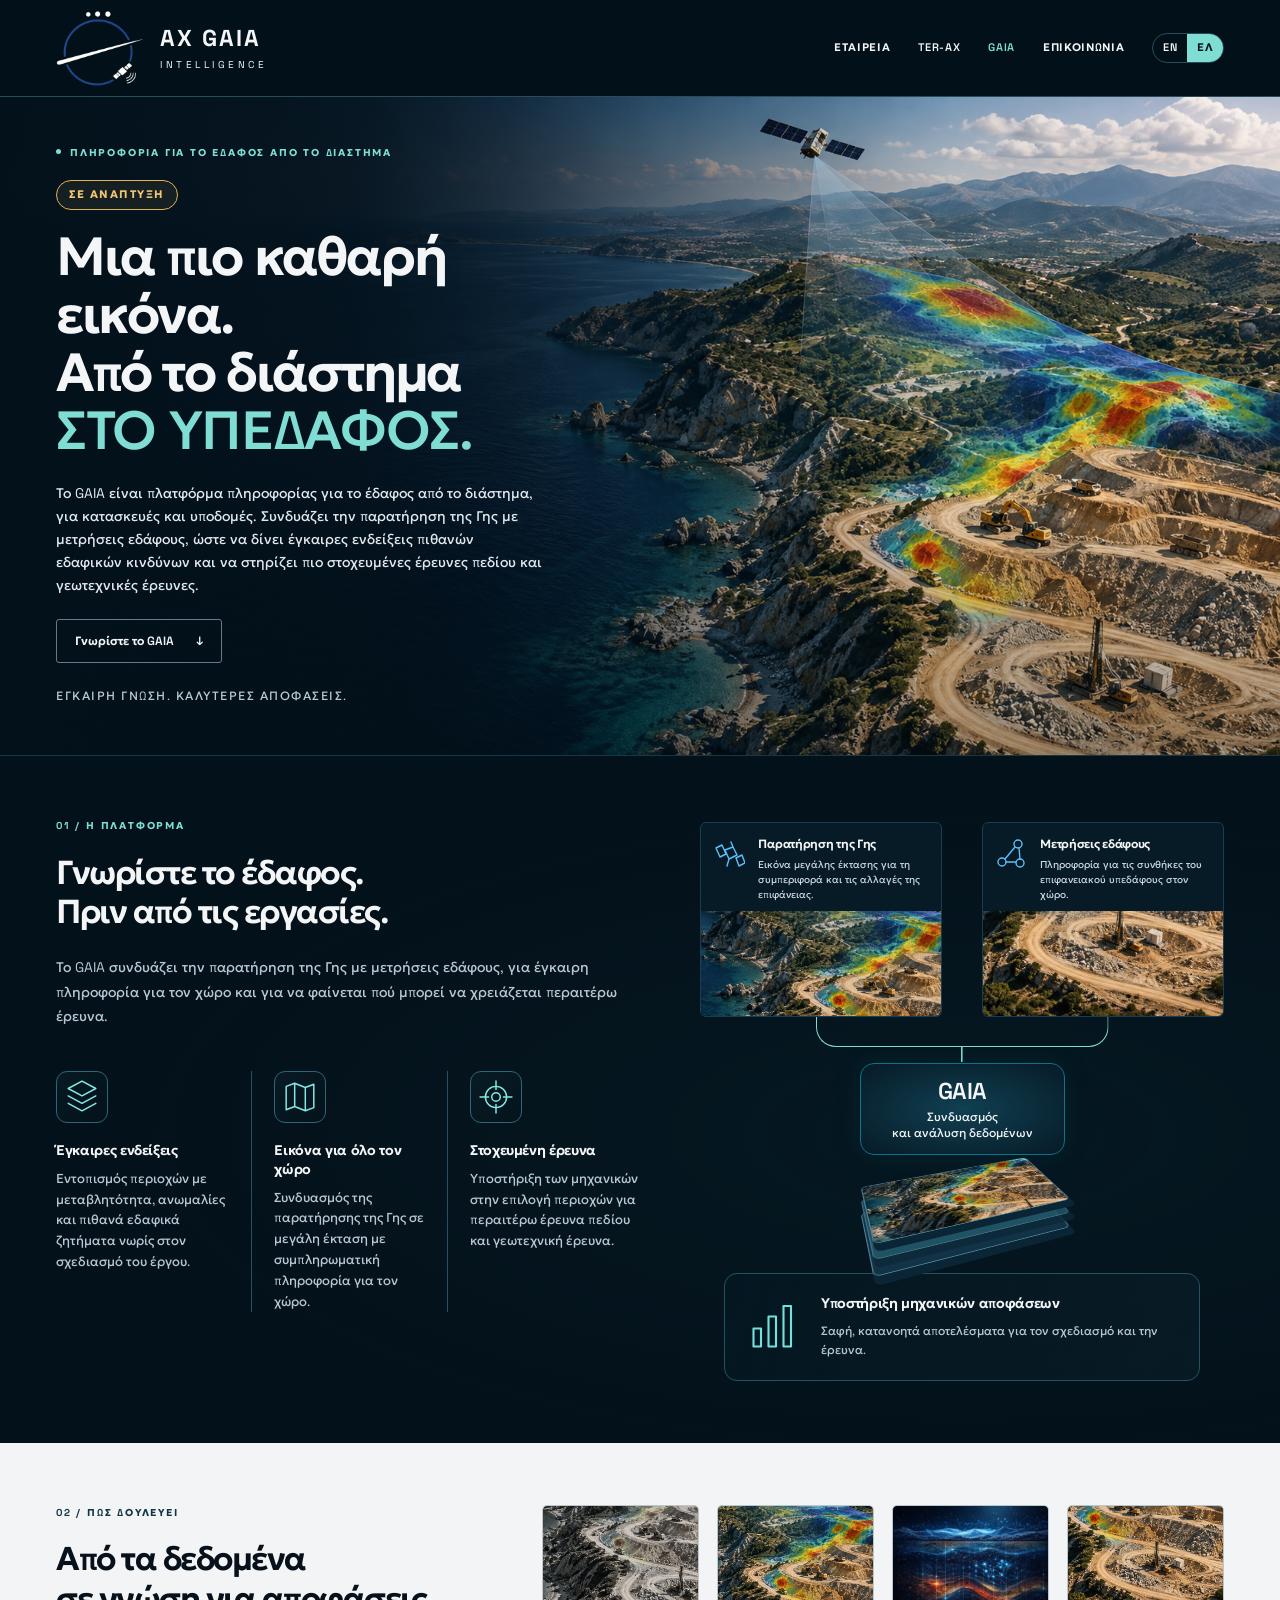
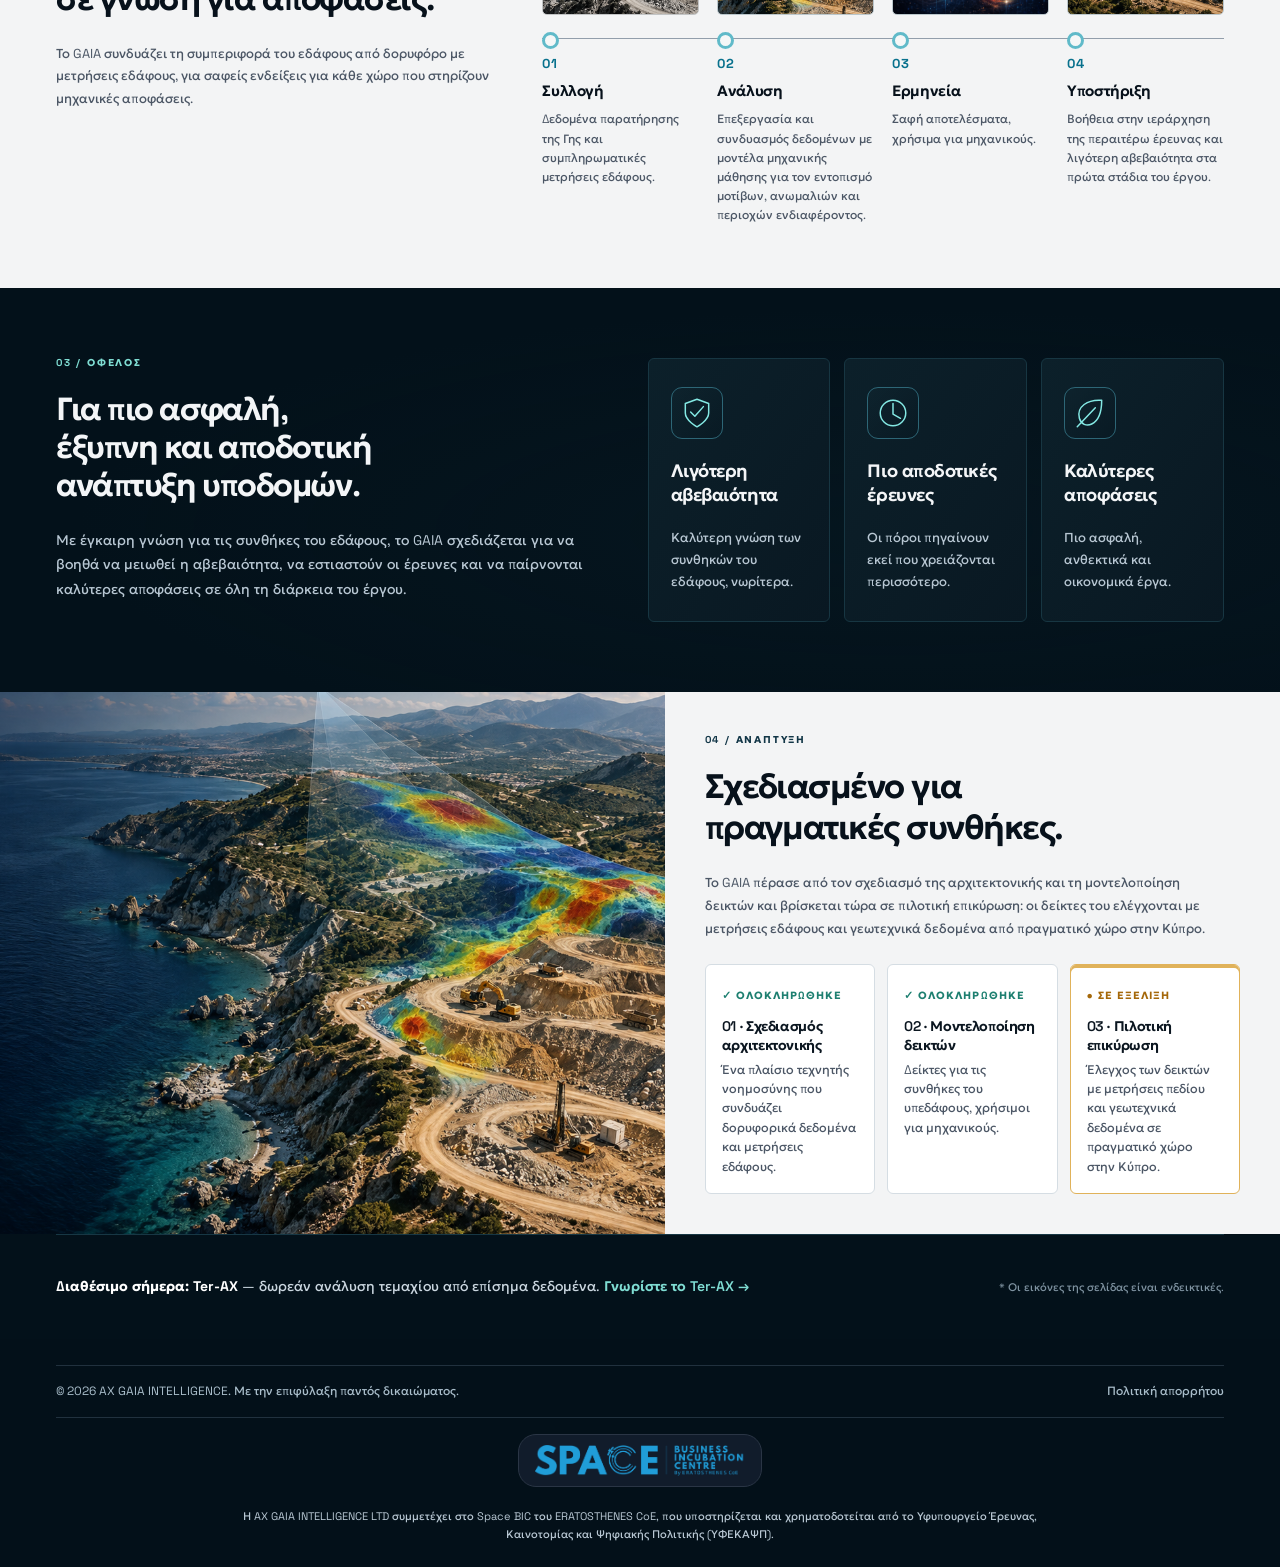
<file: el/gaia/index.html>
<!doctype html>
<html lang="el">
<head>
  <meta charset="UTF-8">
  <meta http-equiv="Content-Security-Policy" content="default-src 'none'; script-src 'self'; style-src 'self'; font-src 'self'; img-src 'self'; base-uri 'none'; form-action 'none'; object-src 'none'; frame-src 'none'; connect-src 'none';">
  <meta name="referrer" content="no-referrer">
  <meta name="viewport" content="width=device-width,initial-scale=1">
  <title>GAIA — Πληροφορία για το έδαφος από το διάστημα · AX GAIA INTELLIGENCE</title>
  <meta name="description" content="Το GAIA συνδυάζει την παρατήρηση της Γης με μετρήσεις εδάφους για έγκαιρη πληροφορία για τον χώρο και πιο στοχευμένες γεωτεχνικές έρευνες.">
  <link rel="canonical" href="https://axgaiaintelligence.com/el/gaia/">
  <link rel="alternate" hreflang="en" href="https://axgaiaintelligence.com/gaia/">
  <link rel="alternate" hreflang="el" href="https://axgaiaintelligence.com/el/gaia/">
  <link rel="alternate" hreflang="x-default" href="https://axgaiaintelligence.com/gaia/">
  <link rel="icon" href="/favicon.ico" sizes="any">
  <link rel="icon" type="image/png" sizes="32x32" href="/favicon-32.png">
  <link rel="apple-touch-icon" sizes="180x180" href="/favicon-180.png">
  <link rel="stylesheet" href="/assets/typography.css">
  <link rel="stylesheet" href="/assets/index.css">
  <link rel="stylesheet" href="/assets/pages.css">
</head>
<body>
<a class="skip-link" href="#top">Μετάβαση στο περιεχόμενο</a>
<svg class="icon-library" xmlns="http://www.w3.org/2000/svg" aria-hidden="true">
  <defs>
    <symbol id="icon-layers" viewBox="0 0 32 32"><path d="m3 10 13-7 13 7-13 7-13-7Zm0 7 13 7 13-7M3 24l13 7 13-7" transform="translate(0 -2)"></path></symbol>
    <symbol id="icon-map" viewBox="0 0 32 32"><path d="m3 6 8-3 10 4 8-3v22l-8 3-10-4-8 3V6Zm8-3v22M21 7v22"></path></symbol>
    <symbol id="icon-target" viewBox="0 0 32 32"><circle cx="16" cy="16" r="10"></circle><circle cx="16" cy="16" r="4"></circle><path d="M16 1v8m0 14v8M1 16h8m14 0h8"></path></symbol>
    <symbol id="icon-network" viewBox="0 0 32 32"><circle cx="23" cy="6" r="4"></circle><circle cx="7" cy="24" r="4"></circle><circle cx="25" cy="25" r="4"></circle><path d="m20 9-10 12m1 3h10M24 10l1 11"></path></symbol>
    <symbol id="icon-shield" viewBox="0 0 32 32"><path d="m16 3 11 4v9c0 7-11 13-11 13S5 23 5 16V7l11-4Z"></path><path d="m10 15 4 4 8-9"></path></symbol>
    <symbol id="icon-clock" viewBox="0 0 32 32"><circle cx="16" cy="16" r="12"></circle><path d="M16 7v10l7 4"></path></symbol>
    <symbol id="icon-leaf" viewBox="0 0 32 32"><path d="M27 4C14 3 3 10 6 21s21 9 21-17ZM4 29l17-18"></path></symbol>
    <symbol id="icon-bars" viewBox="0 0 32 32"><path d="M3 29V17h5v12H3Zm10 0V9h5v20h-5Zm10 0V2h5v27h-5Z"></path></symbol>
    <symbol id="icon-satellite" viewBox="0 0 32 32"><path d="m12 12 8-3 4 8-8 4-4-9ZM3 10l6-3 4 9-6 3-4-9Zm20 10 6-3 3 8-6 3-3-8ZM18 4l2 5M16 21l-2 7"></path></symbol>
    <symbol id="icon-house" viewBox="0 0 24 24"><path d="M15 21v-8a1 1 0 0 0-1-1h-4a1 1 0 0 0-1 1v8"></path><path d="M3 10a2 2 0 0 1 .709-1.528l7-5.999a2 2 0 0 1 2.582 0l7 5.999A2 2 0 0 1 21 10v9a2 2 0 0 1-2 2H5a2 2 0 0 1-2-2z"></path></symbol>
    <symbol id="icon-clipboard" viewBox="0 0 24 24"><rect width="8" height="4" x="8" y="2" rx="1"></rect><path d="M16 4h2a2 2 0 0 1 2 2v14a2 2 0 0 1-2 2H6a2 2 0 0 1-2-2V6a2 2 0 0 1 2-2h2"></path><path d="m9 14 2 2 4-4"></path></symbol>
    <symbol id="icon-terrain" viewBox="0 0 24 24"><path d="m8 3 4 8 5-5 5 15H2L8 3z"></path></symbol>
    <symbol id="icon-pin" viewBox="0 0 24 24"><path d="M20 10c0 4.993-5.539 10.193-7.399 11.799a1 1 0 0 1-1.202 0C9.539 20.193 4 14.993 4 10a8 8 0 0 1 16 0"></path><circle cx="12" cy="10" r="3"></circle></symbol>
    <symbol id="icon-book" viewBox="0 0 24 24"><path d="M12 7v14"></path><path d="M3 18a1 1 0 0 1-1-1V4a1 1 0 0 1 1-1h5a4 4 0 0 1 4 4 4 4 0 0 1 4-4h5a1 1 0 0 1 1 1v13a1 1 0 0 1-1 1h-6a3 3 0 0 0-3 3 3 3 0 0 0-3-3z"></path></symbol>
    <symbol id="icon-check" viewBox="0 0 24 24"><circle cx="12" cy="12" r="10"></circle><path d="m9 12 2 2 4-4"></path></symbol>
    <symbol id="icon-briefcase" viewBox="0 0 24 24"><path d="M16 20V4a2 2 0 0 0-2-2h-4a2 2 0 0 0-2 2v16"></path><rect width="20" height="14" x="2" y="6" rx="2"></rect></symbol>
    <symbol id="icon-key" viewBox="0 0 24 24"><path d="m15.5 7.5 2.3 2.3a1 1 0 0 0 1.4 0l2.1-2.1a1 1 0 0 0 0-1.4L19 4"></path><path d="m21 2-9.6 9.6"></path><circle cx="7.5" cy="15.5" r="5.5"></circle></symbol>
  </defs>
</svg>
<header class="nav">
  <div class="wrap nav-row"><a class="brand" href="/el/" aria-label="AX GAIA INTELLIGENCE, αρχική"><span class="brand-mark" aria-hidden="true"><img src="/assets/logo-dark.png" alt="" width="1024" height="1024"></span><span class="brand-text"><strong>AX GAIA</strong><span>INTELLIGENCE</span></span></a><nav class="links" aria-label="Κύριο μενού"><a href="/el/">Εταιρεία</a><a href="/el/terrax/">Ter-AX</a><a href="/el/gaia/" aria-current="page">GAIA</a><a href="/el/#contact">Επικοινωνία</a><span class="lang" role="group" aria-label="Γλώσσα"><a href="/gaia/" hreflang="en" lang="en">EN</a><a href="/el/gaia/" hreflang="el" lang="el" aria-current="true">ΕΛ</a></span></nav></div>
</header>
<main id="top" tabindex="-1">
  <section class="hero" aria-labelledby="hero-title">
    <div class="hero-art" aria-hidden="true"></div>
    <div class="wrap hero-inner">
      <div class="hero-copy">
        <p class="eyebrow"><span class="status-dot"></span>Πληροφορία για το έδαφος από το διάστημα</p>
        <p class="dev-pill">Σε ανάπτυξη</p>
        <h1 id="hero-title">Μια πιο καθαρή εικόνα.<br>Από το διάστημα<br><em>ΣΤΟ ΥΠΕΔΑΦΟΣ.</em></h1>
        <p class="intro">Το GAIA είναι πλατφόρμα πληροφορίας για το έδαφος από το διάστημα, για κατασκευές και υποδομές. Συνδυάζει την παρατήρηση της Γης με μετρήσεις εδάφους, ώστε να δίνει έγκαιρες ενδείξεις πιθανών εδαφικών κινδύνων και να στηρίζει πιο στοχευμένες έρευνες πεδίου και γεωτεχνικές έρευνες.</p>
        <div class="actions"><a class="button" href="#how">Γνωρίστε το GAIA <span aria-hidden="true">↓</span></a></div>
        <p class="hero-note">ΕΓΚΑΙΡΗ ΓΝΩΣΗ. ΚΑΛΥΤΕΡΕΣ ΑΠΟΦΑΣΕΙΣ.</p>
      </div>
    </div>
  </section>

  <section id="gaia" class="platform section">
    <div class="wrap platform-grid">
      <div class="platform-copy">
        <p class="eyebrow">01 / Η ΠΛΑΤΦΟΡΜΑ</p>
        <h2>Γνωρίστε το έδαφος.<br>Πριν από τις εργασίες.</h2>
        <p class="section-intro">Το GAIA συνδυάζει την παρατήρηση της Γης με μετρήσεις εδάφους, για έγκαιρη πληροφορία για τον χώρο και για να φαίνεται πού μπορεί να χρειάζεται περαιτέρω έρευνα.</p>
        <div class="features">
          <article class="feature"><span class="icon-box"><svg class="icon" viewBox="0 0 32 32" fill="none" stroke="currentColor" stroke-width="1.4" stroke-linecap="round" stroke-linejoin="round" aria-hidden="true"><use href="#icon-layers"></use></svg></span><h3>Έγκαιρες ενδείξεις</h3><p>Εντοπισμός περιοχών με μεταβλητότητα, ανωμαλίες και πιθανά εδαφικά ζητήματα νωρίς στον σχεδιασμό του έργου.</p></article>
          <article class="feature"><span class="icon-box"><svg class="icon" viewBox="0 0 32 32" fill="none" stroke="currentColor" stroke-width="1.4" stroke-linecap="round" stroke-linejoin="round" aria-hidden="true"><use href="#icon-map"></use></svg></span><h3>Εικόνα για όλο τον χώρο</h3><p>Συνδυασμός της παρατήρησης της Γης σε μεγάλη έκταση με συμπληρωματική πληροφορία για τον χώρο.</p></article>
          <article class="feature"><span class="icon-box"><svg class="icon" viewBox="0 0 32 32" fill="none" stroke="currentColor" stroke-width="1.4" stroke-linecap="round" stroke-linejoin="round" aria-hidden="true"><use href="#icon-target"></use></svg></span><h3>Στοχευμένη έρευνα</h3><p>Υποστήριξη των μηχανικών στην επιλογή περιοχών για περαιτέρω έρευνα πεδίου και γεωτεχνική έρευνα.</p></article>
        </div>
      </div>
      <div class="flow" role="group" aria-label="Η παρατήρηση της Γης και οι μετρήσεις εδάφους τροφοδοτούν την ανάλυση του GAIA για τη στήριξη μηχανικών αποφάσεων">
        <div class="flow-inputs">
          <div class="data-card"><div class="data-label"><svg class="icon" viewBox="0 0 32 32" fill="none" stroke="currentColor" stroke-width="1.4" stroke-linecap="round" stroke-linejoin="round" aria-hidden="true"><use href="#icon-satellite"></use></svg><div><h3>Παρατήρηση της Γης</h3><p>Εικόνα μεγάλης έκτασης για τη συμπεριφορά και τις αλλαγές της επιφάνειας.</p></div></div><div class="data-image observation-image"></div></div>
          <div class="data-card"><div class="data-label"><svg class="icon" viewBox="0 0 32 32" fill="none" stroke="currentColor" stroke-width="1.4" stroke-linecap="round" stroke-linejoin="round" aria-hidden="true"><use href="#icon-network"></use></svg><div><h3>Μετρήσεις εδάφους</h3><p>Πληροφορία για τις συνθήκες του επιφανειακού υπεδάφους στον χώρο.</p></div></div><div class="data-image sensing-image"></div></div>
        </div>
        <div class="flow-connectors" aria-hidden="true"><span></span><span></span></div>
        <div class="fusion"><h3>GAIA</h3><p>Συνδυασμός<br>και ανάλυση δεδομένων</p></div>
        <div class="data-layers" aria-hidden="true"><div></div><div></div><div></div></div>
        <div class="flow-arrow" aria-hidden="true">↓</div>
        <div class="flow-output"><svg class="icon" viewBox="0 0 32 32" fill="none" stroke="currentColor" stroke-width="1.4" stroke-linecap="round" stroke-linejoin="round" aria-hidden="true"><use href="#icon-bars"></use></svg><div><h3>Υποστήριξη μηχανικών αποφάσεων</h3><p>Σαφή, κατανοητά αποτελέσματα για τον σχεδιασμό και την έρευνα.</p></div></div>
      </div>
    </div>
  </section>

  <section id="how" class="how light section">
    <div class="wrap how-grid">
      <div>
        <p class="eyebrow">02 / ΠΩΣ ΔΟΥΛΕΥΕΙ</p>
        <h2>Από τα δεδομένα<br>σε γνώση για αποφάσεις.</h2>
        <p class="section-intro">Το GAIA συνδυάζει τη συμπεριφορά του εδάφους από δορυφόρο με μετρήσεις εδάφους, για σαφείς ενδείξεις για κάθε χώρο που στηρίζουν μηχανικές αποφάσεις.</p>
      </div>
      <ol class="process" id="process" aria-label="Η διαδικασία του GAIA">
        <li><div class="process-image collect-image" role="img" aria-label="Εννοιολογική αεροφωτογραφία παράκτιου χώρου έρευνας"></div><span class="step-number">01</span><h3>Συλλογή</h3><p>Δεδομένα παρατήρησης της Γης και συμπληρωματικές μετρήσεις εδάφους.</p></li>
        <li><div class="process-image analyse-image" role="img" aria-label="Εννοιολογικός θερμικός χάρτης παρατήρησης της Γης"></div><span class="step-number">02</span><h3>Ανάλυση</h3><p>Επεξεργασία και συνδυασμός δεδομένων με μοντέλα μηχανικής μάθησης για τον εντοπισμό μοτίβων, ανωμαλιών και περιοχών ενδιαφέροντος.</p></li>
        <li><div class="process-image interpret-image" role="img" aria-label="Εννοιολογική ερμηνεία δεδομένων χώρου"></div><span class="step-number">03</span><h3>Ερμηνεία</h3><p>Σαφή αποτελέσματα, χρήσιμα για μηχανικούς.</p></li>
        <li><div class="process-image support-image" role="img" aria-label="Εννοιολογικός χώρος κατασκευής και έρευνας"></div><span class="step-number">04</span><h3>Υποστήριξη</h3><p>Βοήθεια στην ιεράρχηση της περαιτέρω έρευνας και λιγότερη αβεβαιότητα στα πρώτα στάδια του έργου.</p></li>
      </ol>
    </div>
  </section>

  <section id="impact" class="impact section">
    <div class="wrap impact-grid">
      <div>
        <p class="eyebrow">03 / ΟΦΕΛΟΣ</p>
        <h2>Για πιο ασφαλή,<br>έξυπνη και αποδοτική<br>ανάπτυξη υποδομών.</h2>
        <p class="section-intro">Με έγκαιρη γνώση για τις συνθήκες του εδάφους, το GAIA σχεδιάζεται για να βοηθά να μειωθεί η αβεβαιότητα, να εστιαστούν οι έρευνες και να παίρνονται καλύτερες αποφάσεις σε όλη τη διάρκεια του έργου.</p>
      </div>
      <div class="impact-cards">
        <article><span class="icon-box"><svg class="icon" viewBox="0 0 32 32" fill="none" stroke="currentColor" stroke-width="1.4" stroke-linecap="round" stroke-linejoin="round" aria-hidden="true"><use href="#icon-shield"></use></svg></span><h3>Λιγότερη<br>αβεβαιότητα</h3><p>Καλύτερη γνώση των συνθηκών του εδάφους, νωρίτερα.</p></article>
        <article><span class="icon-box"><svg class="icon" viewBox="0 0 32 32" fill="none" stroke="currentColor" stroke-width="1.4" stroke-linecap="round" stroke-linejoin="round" aria-hidden="true"><use href="#icon-clock"></use></svg></span><h3>Πιο αποδοτικές<br>έρευνες</h3><p>Οι πόροι πηγαίνουν εκεί που χρειάζονται περισσότερο.</p></article>
        <article><span class="icon-box"><svg class="icon" viewBox="0 0 32 32" fill="none" stroke="currentColor" stroke-width="1.4" stroke-linecap="round" stroke-linejoin="round" aria-hidden="true"><use href="#icon-leaf"></use></svg></span><h3>Καλύτερες<br>αποφάσεις</h3><p>Πιο ασφαλή, ανθεκτικά και οικονομικά έργα.</p></article>
      </div>
    </div>
  </section>

  <section id="development" class="development light">
    <div class="development-image" role="img" aria-label="Εννοιολογικό παράκτιο εργοτάξιο με επίστρωση δεδομένων παρατήρησης της Γης"></div>
    <div class="development-copy">
      <p class="eyebrow">04 / ΑΝΑΠΤΥΞΗ</p>
      <h2>Σχεδιασμένο για<br>πραγματικές συνθήκες.</h2>
      <p class="section-intro">Το GAIA πέρασε από τον σχεδιασμό της αρχιτεκτονικής και τη μοντελοποίηση δεικτών και βρίσκεται τώρα σε πιλοτική επικύρωση: οι δείκτες του ελέγχονται με μετρήσεις εδάφους και γεωτεχνικά δεδομένα από πραγματικό χώρο στην Κύπρο.</p>
      <ol class="dev-phases"><li class="done"><span class="phase-status">✓ Ολοκληρώθηκε</span><h3>01 · Σχεδιασμός αρχιτεκτονικής</h3><p>Ένα πλαίσιο τεχνητής νοημοσύνης που συνδυάζει δορυφορικά δεδομένα και μετρήσεις εδάφους.</p></li><li class="done"><span class="phase-status">✓ Ολοκληρώθηκε</span><h3>02 · Μοντελοποίηση δεικτών</h3><p>Δείκτες για τις συνθήκες του υπεδάφους, χρήσιμοι για μηχανικούς.</p></li><li class="now"><span class="phase-status">● Σε εξέλιξη</span><h3>03 · Πιλοτική επικύρωση</h3><p>Έλεγχος των δεικτών με μετρήσεις πεδίου και γεωτεχνικά δεδομένα σε πραγματικό χώρο στην Κύπρο.</p></li></ol>
    </div>
  </section>

  <section class="gaia-next" aria-label="Ter-AX"><div class="wrap gaia-next-row"><p><strong>Διαθέσιμο σήμερα: Ter-AX</strong> — δωρεάν ανάλυση τεμαχίου από επίσημα δεδομένα. <a class="sources-link" href="/el/terrax/">Γνωρίστε το Ter-AX <span aria-hidden="true">→</span></a></p><p class="concept-note">* Οι εικόνες της σελίδας είναι ενδεικτικές.</p></div></section>

</main>

<footer class="footer">
  <div class="wrap">
    <div class="footer-meta"><span>© <span id="y"></span> AX GAIA INTELLIGENCE. Με την επιφύλαξη παντός δικαιώματος.</span><span class="footer-links"><a href="/el/privacy/">Πολιτική απορρήτου</a></span></div>
    <div class="partner"><a href="https://spacebic.cy" target="_blank" rel="noopener noreferrer" aria-label="Space BIC by ERATOSTHENES CoE"><img src="/assets/spacebic-logo.png" alt="Space BIC by ERATOSTHENES CoE" width="210" loading="lazy"></a><p>Η AX GAIA INTELLIGENCE LTD συμμετέχει στο Space BIC του ERATOSTHENES CoE, που υποστηρίζεται και χρηματοδοτείται από το Υφυπουργείο Έρευνας, Καινοτομίας και Ψηφιακής Πολιτικής (ΥΦΕΚΑΨΠ).</p></div>
  </div>
</footer>
<script src="/assets/site.js" defer></script>
</body>
</html>
</file>
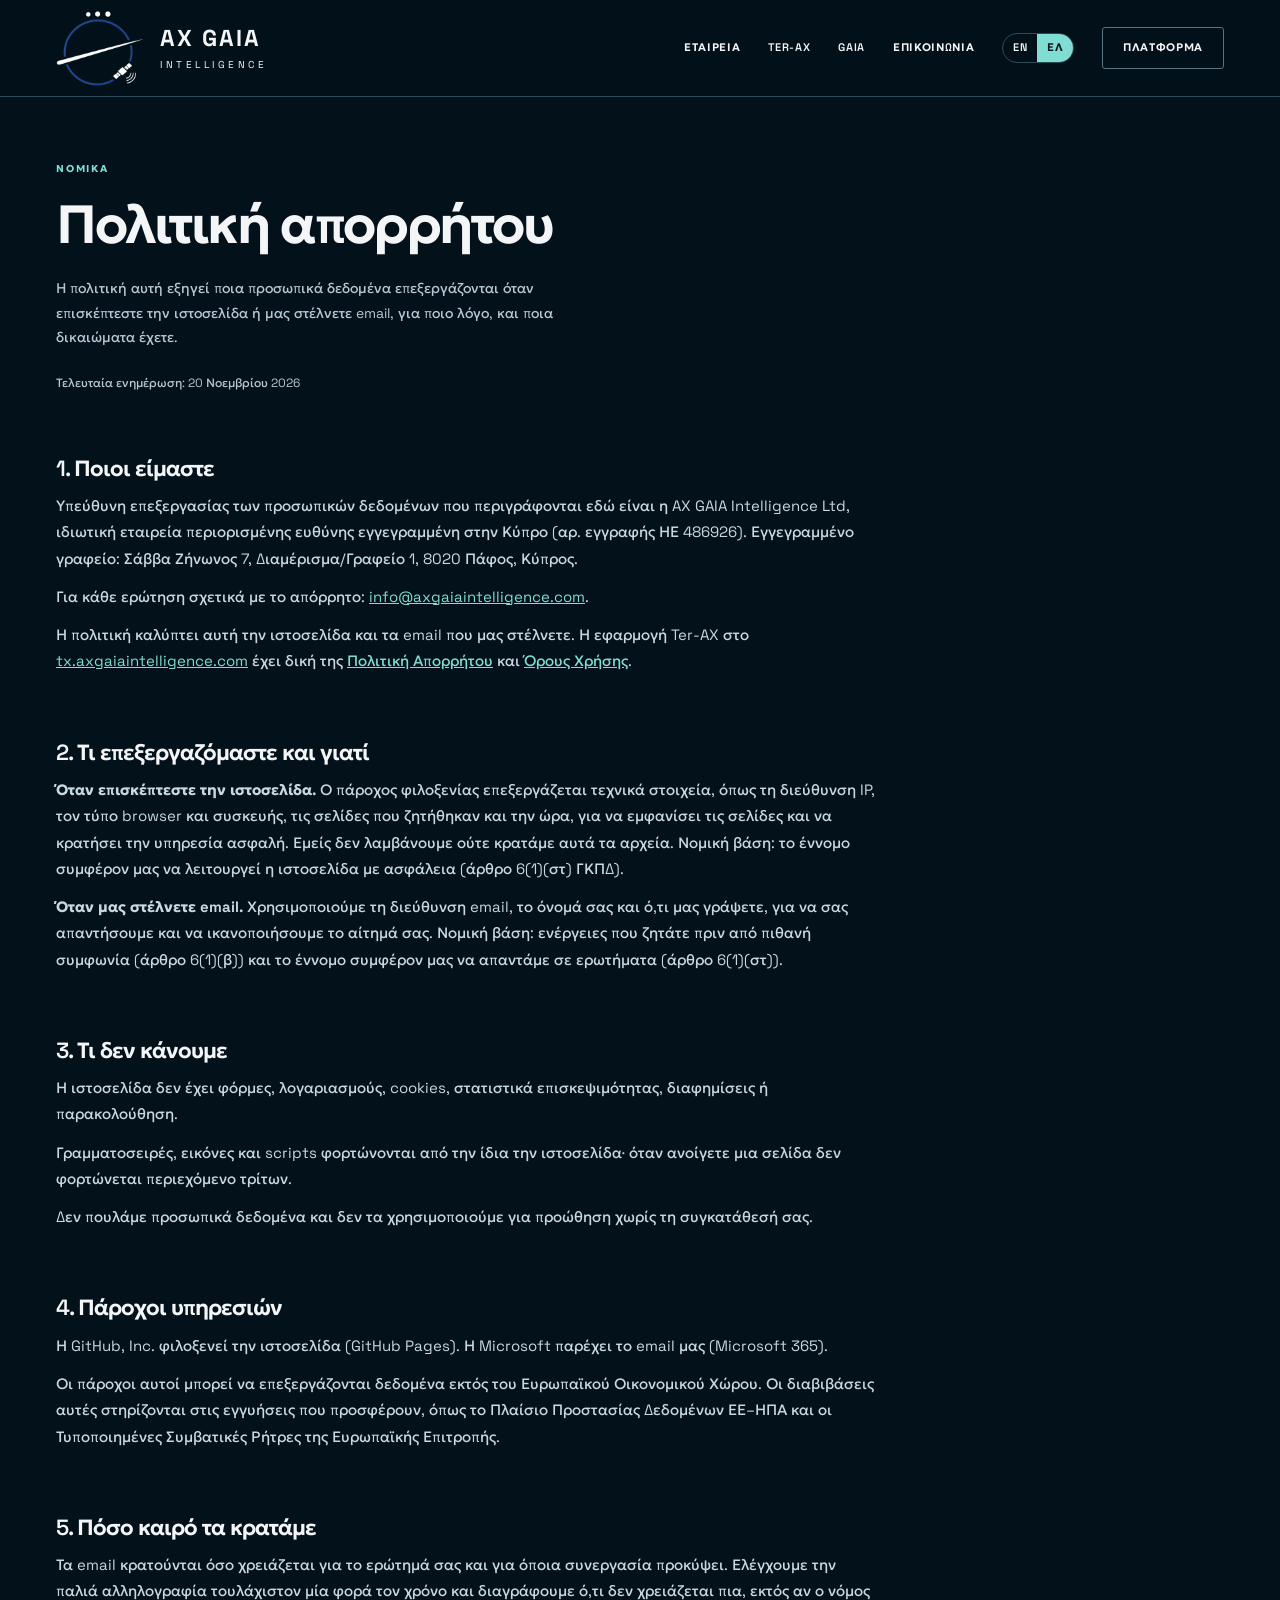
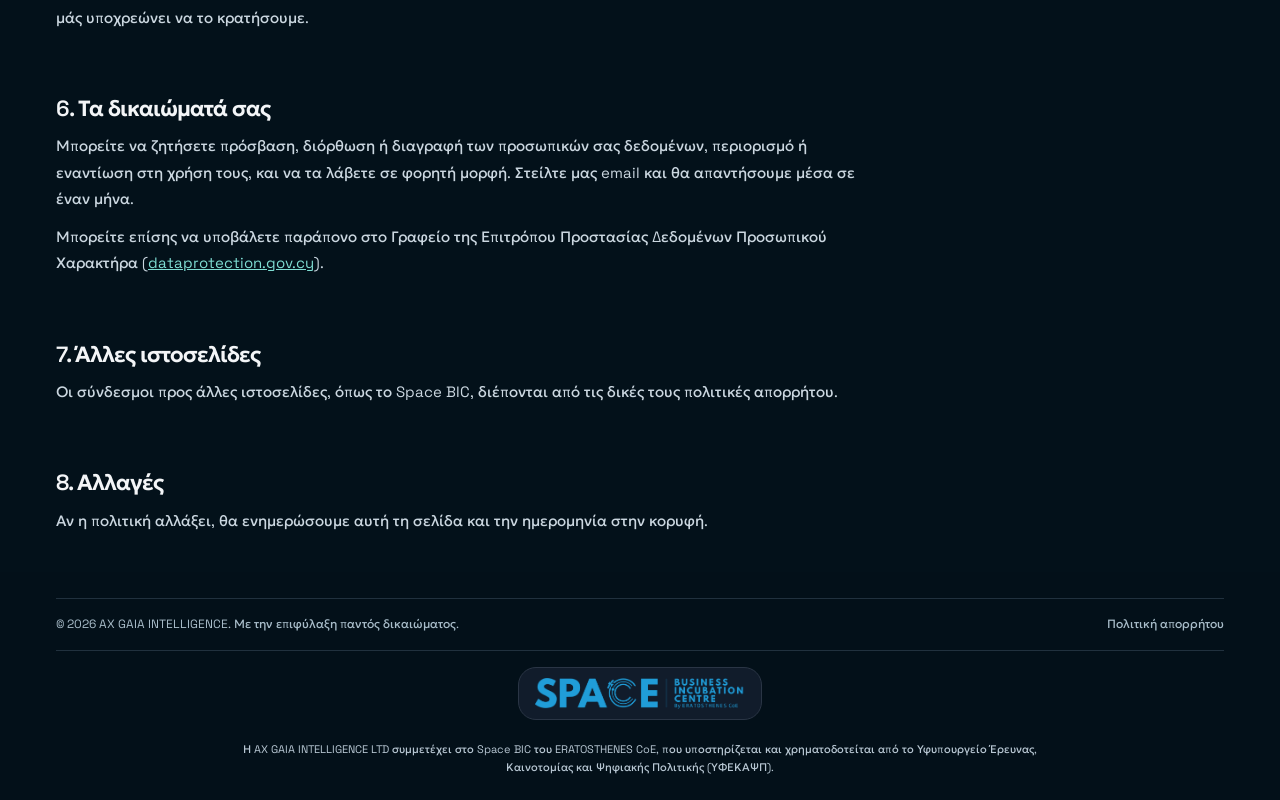
<file: el/privacy/index.html>
<!doctype html>
<html lang="el">
<head>
  <meta charset="UTF-8">
  <meta http-equiv="Content-Security-Policy" content="default-src 'none'; script-src 'self'; style-src 'self'; font-src 'self'; img-src 'self'; base-uri 'none'; form-action 'none'; object-src 'none'; frame-src 'none'; connect-src 'none';">
  <meta name="referrer" content="no-referrer">
  <meta name="viewport" content="width=device-width,initial-scale=1">
  <title>Πολιτική απορρήτου · AX GAIA INTELLIGENCE</title>
  <meta name="description" content="Πώς η AX GAIA Intelligence Ltd χειρίζεται τα προσωπικά δεδομένα σε αυτή την ιστοσελίδα και στο email.">
  <link rel="canonical" href="https://axgaiaintelligence.com/el/privacy/">
  <link rel="alternate" hreflang="en" href="https://axgaiaintelligence.com/privacy/">
  <link rel="alternate" hreflang="el" href="https://axgaiaintelligence.com/el/privacy/">
  <link rel="alternate" hreflang="x-default" href="https://axgaiaintelligence.com/privacy/">
  <link rel="icon" href="/favicon.ico" sizes="any">
  <link rel="icon" type="image/png" sizes="32x32" href="/favicon-32.png">
  <link rel="apple-touch-icon" sizes="180x180" href="/favicon-180.png">
  <link rel="stylesheet" href="/assets/typography.css">
  <link rel="stylesheet" href="/assets/index.css">
  <link rel="stylesheet" href="/assets/pages.css">
</head>
<body>
<a class="skip-link" href="#top">Μετάβαση στο περιεχόμενο</a>
<svg class="icon-library" xmlns="http://www.w3.org/2000/svg" aria-hidden="true">
  <defs>
    <symbol id="icon-layers" viewBox="0 0 32 32"><path d="m3 10 13-7 13 7-13 7-13-7Zm0 7 13 7 13-7M3 24l13 7 13-7" transform="translate(0 -2)"></path></symbol>
    <symbol id="icon-map" viewBox="0 0 32 32"><path d="m3 6 8-3 10 4 8-3v22l-8 3-10-4-8 3V6Zm8-3v22M21 7v22"></path></symbol>
    <symbol id="icon-target" viewBox="0 0 32 32"><circle cx="16" cy="16" r="10"></circle><circle cx="16" cy="16" r="4"></circle><path d="M16 1v8m0 14v8M1 16h8m14 0h8"></path></symbol>
    <symbol id="icon-network" viewBox="0 0 32 32"><circle cx="23" cy="6" r="4"></circle><circle cx="7" cy="24" r="4"></circle><circle cx="25" cy="25" r="4"></circle><path d="m20 9-10 12m1 3h10M24 10l1 11"></path></symbol>
    <symbol id="icon-shield" viewBox="0 0 32 32"><path d="m16 3 11 4v9c0 7-11 13-11 13S5 23 5 16V7l11-4Z"></path><path d="m10 15 4 4 8-9"></path></symbol>
    <symbol id="icon-clock" viewBox="0 0 32 32"><circle cx="16" cy="16" r="12"></circle><path d="M16 7v10l7 4"></path></symbol>
    <symbol id="icon-leaf" viewBox="0 0 32 32"><path d="M27 4C14 3 3 10 6 21s21 9 21-17ZM4 29l17-18"></path></symbol>
    <symbol id="icon-bars" viewBox="0 0 32 32"><path d="M3 29V17h5v12H3Zm10 0V9h5v20h-5Zm10 0V2h5v27h-5Z"></path></symbol>
    <symbol id="icon-satellite" viewBox="0 0 32 32"><path d="m12 12 8-3 4 8-8 4-4-9ZM3 10l6-3 4 9-6 3-4-9Zm20 10 6-3 3 8-6 3-3-8ZM18 4l2 5M16 21l-2 7"></path></symbol>
    <symbol id="icon-house" viewBox="0 0 24 24"><path d="M15 21v-8a1 1 0 0 0-1-1h-4a1 1 0 0 0-1 1v8"></path><path d="M3 10a2 2 0 0 1 .709-1.528l7-5.999a2 2 0 0 1 2.582 0l7 5.999A2 2 0 0 1 21 10v9a2 2 0 0 1-2 2H5a2 2 0 0 1-2-2z"></path></symbol>
    <symbol id="icon-clipboard" viewBox="0 0 24 24"><rect width="8" height="4" x="8" y="2" rx="1"></rect><path d="M16 4h2a2 2 0 0 1 2 2v14a2 2 0 0 1-2 2H6a2 2 0 0 1-2-2V6a2 2 0 0 1 2-2h2"></path><path d="m9 14 2 2 4-4"></path></symbol>
    <symbol id="icon-terrain" viewBox="0 0 24 24"><path d="m8 3 4 8 5-5 5 15H2L8 3z"></path></symbol>
    <symbol id="icon-pin" viewBox="0 0 24 24"><path d="M20 10c0 4.993-5.539 10.193-7.399 11.799a1 1 0 0 1-1.202 0C9.539 20.193 4 14.993 4 10a8 8 0 0 1 16 0"></path><circle cx="12" cy="10" r="3"></circle></symbol>
    <symbol id="icon-book" viewBox="0 0 24 24"><path d="M12 7v14"></path><path d="M3 18a1 1 0 0 1-1-1V4a1 1 0 0 1 1-1h5a4 4 0 0 1 4 4 4 4 0 0 1 4-4h5a1 1 0 0 1 1 1v13a1 1 0 0 1-1 1h-6a3 3 0 0 0-3 3 3 3 0 0 0-3-3z"></path></symbol>
    <symbol id="icon-check" viewBox="0 0 24 24"><circle cx="12" cy="12" r="10"></circle><path d="m9 12 2 2 4-4"></path></symbol>
    <symbol id="icon-briefcase" viewBox="0 0 24 24"><path d="M16 20V4a2 2 0 0 0-2-2h-4a2 2 0 0 0-2 2v16"></path><rect width="20" height="14" x="2" y="6" rx="2"></rect></symbol>
    <symbol id="icon-key" viewBox="0 0 24 24"><path d="m15.5 7.5 2.3 2.3a1 1 0 0 0 1.4 0l2.1-2.1a1 1 0 0 0 0-1.4L19 4"></path><path d="m21 2-9.6 9.6"></path><circle cx="7.5" cy="15.5" r="5.5"></circle></symbol>
  </defs>
</svg>
<header class="nav">
  <div class="wrap nav-row"><a class="brand" href="/el/" aria-label="AX GAIA INTELLIGENCE, αρχική"><span class="brand-mark" aria-hidden="true"><img src="/assets/logo-dark.png" alt="" width="1024" height="1024"></span><span class="brand-text"><strong>AX GAIA</strong><span>INTELLIGENCE</span></span></a><nav class="links" aria-label="Κύριο μενού"><a href="/el/">Εταιρεία</a><a href="/el/terrax/">Ter-AX</a><a href="/el/gaia/">GAIA</a><a href="/el/#contact">Επικοινωνία</a><span class="lang" role="group" aria-label="Γλώσσα"><a href="/privacy/" hreflang="en" lang="en">EN</a><a href="/el/privacy/" hreflang="el" lang="el" aria-current="true">ΕΛ</a></span><a href="https://tx.axgaiaintelligence.com/app/select">Πλατφόρμα</a></nav></div>
</header>
<main id="top" tabindex="-1">
  <section class="doc-hero" aria-labelledby="hero-title">
    <div class="wrap"><p class="eyebrow">Νομικά</p><h1 id="hero-title">Πολιτική απορρήτου</h1><p class="section-intro">Η πολιτική αυτή εξηγεί ποια προσωπικά δεδομένα επεξεργάζονται όταν επισκέπτεστε την ιστοσελίδα ή μας στέλνετε email, για ποιο λόγο, και ποια δικαιώματα έχετε.</p><p class="updated">Τελευταία ενημέρωση: 20 Νοεμβρίου 2026</p></div>
  </section>
  <section class="section policy" aria-labelledby="p1">
    <div class="wrap"><h2 id="p1">1. Ποιοι είμαστε</h2><p>Υπεύθυνη επεξεργασίας των προσωπικών δεδομένων που περιγράφονται εδώ είναι η AX GAIA Intelligence Ltd, ιδιωτική εταιρεία περιορισμένης ευθύνης εγγεγραμμένη στην Κύπρο (αρ. εγγραφής ΗΕ 486926). Εγγεγραμμένο γραφείο: Σάββα Ζήνωνος 7, Διαμέρισμα/Γραφείο 1, 8020 Πάφος, Κύπρος.</p><p>Για κάθε ερώτηση σχετικά με το απόρρητο: <a href="mailto:info@axgaiaintelligence.com">info@axgaiaintelligence.com</a>.</p><p>Η πολιτική καλύπτει αυτή την ιστοσελίδα και τα email που μας στέλνετε. Η εφαρμογή Ter-AX στο <a href="https://tx.axgaiaintelligence.com/">tx.axgaiaintelligence.com</a> έχει δική της <a href="https://tx.axgaiaintelligence.com/privacy">Πολιτική Απορρήτου</a> και <a href="https://tx.axgaiaintelligence.com/terms">Όρους Χρήσης</a>.</p></div>
  </section>
  <section class="section policy" aria-labelledby="p2">
    <div class="wrap"><h2 id="p2">2. Τι επεξεργαζόμαστε και γιατί</h2><p><strong>Όταν επισκέπτεστε την ιστοσελίδα.</strong> Ο πάροχος φιλοξενίας επεξεργάζεται τεχνικά στοιχεία, όπως τη διεύθυνση IP, τον τύπο browser και συσκευής, τις σελίδες που ζητήθηκαν και την ώρα, για να εμφανίσει τις σελίδες και να κρατήσει την υπηρεσία ασφαλή. Εμείς δεν λαμβάνουμε ούτε κρατάμε αυτά τα αρχεία. Νομική βάση: το έννομο συμφέρον μας να λειτουργεί η ιστοσελίδα με ασφάλεια (άρθρο 6(1)(στ) ΓΚΠΔ).</p><p><strong>Όταν μας στέλνετε email.</strong> Χρησιμοποιούμε τη διεύθυνση email, το όνομά σας και ό,τι μας γράψετε, για να σας απαντήσουμε και να ικανοποιήσουμε το αίτημά σας. Νομική βάση: ενέργειες που ζητάτε πριν από πιθανή συμφωνία (άρθρο 6(1)(β)) και το έννομο συμφέρον μας να απαντάμε σε ερωτήματα (άρθρο 6(1)(στ)).</p></div>
  </section>
  <section class="section policy" aria-labelledby="p3">
    <div class="wrap"><h2 id="p3">3. Τι δεν κάνουμε</h2><p>Η ιστοσελίδα δεν έχει φόρμες, λογαριασμούς, cookies, στατιστικά επισκεψιμότητας, διαφημίσεις ή παρακολούθηση.</p><p>Γραμματοσειρές, εικόνες και scripts φορτώνονται από την ίδια την ιστοσελίδα· όταν ανοίγετε μια σελίδα δεν φορτώνεται περιεχόμενο τρίτων.</p><p>Δεν πουλάμε προσωπικά δεδομένα και δεν τα χρησιμοποιούμε για προώθηση χωρίς τη συγκατάθεσή σας.</p></div>
  </section>
  <section class="section policy" aria-labelledby="p4">
    <div class="wrap"><h2 id="p4">4. Πάροχοι υπηρεσιών</h2><p>Η GitHub, Inc. φιλοξενεί την ιστοσελίδα (GitHub Pages). Η Microsoft παρέχει το email μας (Microsoft 365).</p><p>Οι πάροχοι αυτοί μπορεί να επεξεργάζονται δεδομένα εκτός του Ευρωπαϊκού Οικονομικού Χώρου. Οι διαβιβάσεις αυτές στηρίζονται στις εγγυήσεις που προσφέρουν, όπως το Πλαίσιο Προστασίας Δεδομένων ΕΕ–ΗΠΑ και οι Τυποποιημένες Συμβατικές Ρήτρες της Ευρωπαϊκής Επιτροπής.</p></div>
  </section>
  <section class="section policy" aria-labelledby="p5">
    <div class="wrap"><h2 id="p5">5. Πόσο καιρό τα κρατάμε</h2><p>Τα email κρατούνται όσο χρειάζεται για το ερώτημά σας και για όποια συνεργασία προκύψει. Ελέγχουμε την παλιά αλληλογραφία τουλάχιστον μία φορά τον χρόνο και διαγράφουμε ό,τι δεν χρειάζεται πια, εκτός αν ο νόμος μάς υποχρεώνει να το κρατήσουμε.</p></div>
  </section>
  <section class="section policy" aria-labelledby="p6">
    <div class="wrap"><h2 id="p6">6. Τα δικαιώματά σας</h2><p>Μπορείτε να ζητήσετε πρόσβαση, διόρθωση ή διαγραφή των προσωπικών σας δεδομένων, περιορισμό ή εναντίωση στη χρήση τους, και να τα λάβετε σε φορητή μορφή. Στείλτε μας email και θα απαντήσουμε μέσα σε έναν μήνα.</p><p>Μπορείτε επίσης να υποβάλετε παράπονο στο Γραφείο της Επιτρόπου Προστασίας Δεδομένων Προσωπικού Χαρακτήρα (<a href="https://www.dataprotection.gov.cy" target="_blank" rel="noopener noreferrer">dataprotection.gov.cy</a>).</p></div>
  </section>
  <section class="section policy" aria-labelledby="p7">
    <div class="wrap"><h2 id="p7">7. Άλλες ιστοσελίδες</h2><p>Οι σύνδεσμοι προς άλλες ιστοσελίδες, όπως το Space BIC, διέπονται από τις δικές τους πολιτικές απορρήτου.</p></div>
  </section>
  <section class="section policy" aria-labelledby="p8">
    <div class="wrap"><h2 id="p8">8. Αλλαγές</h2><p>Αν η πολιτική αλλάξει, θα ενημερώσουμε αυτή τη σελίδα και την ημερομηνία στην κορυφή.</p></div>
  </section>
</main>
<footer class="footer">
  <div class="wrap">
    <div class="footer-meta"><span>© <span id="y"></span> AX GAIA INTELLIGENCE. Με την επιφύλαξη παντός δικαιώματος.</span><span class="footer-links"><a href="/el/privacy/">Πολιτική απορρήτου</a></span></div>
    <div class="partner"><a href="https://spacebic.cy" target="_blank" rel="noopener noreferrer" aria-label="Space BIC by ERATOSTHENES CoE"><img src="/assets/spacebic-logo.png" alt="Space BIC by ERATOSTHENES CoE" width="210" loading="lazy"></a><p>Η AX GAIA INTELLIGENCE LTD συμμετέχει στο Space BIC του ERATOSTHENES CoE, που υποστηρίζεται και χρηματοδοτείται από το Υφυπουργείο Έρευνας, Καινοτομίας και Ψηφιακής Πολιτικής (ΥΦΕΚΑΨΠ).</p></div>
  </div>
</footer>
<script src="/assets/site.js" defer></script>
</body>
</html>
</file>
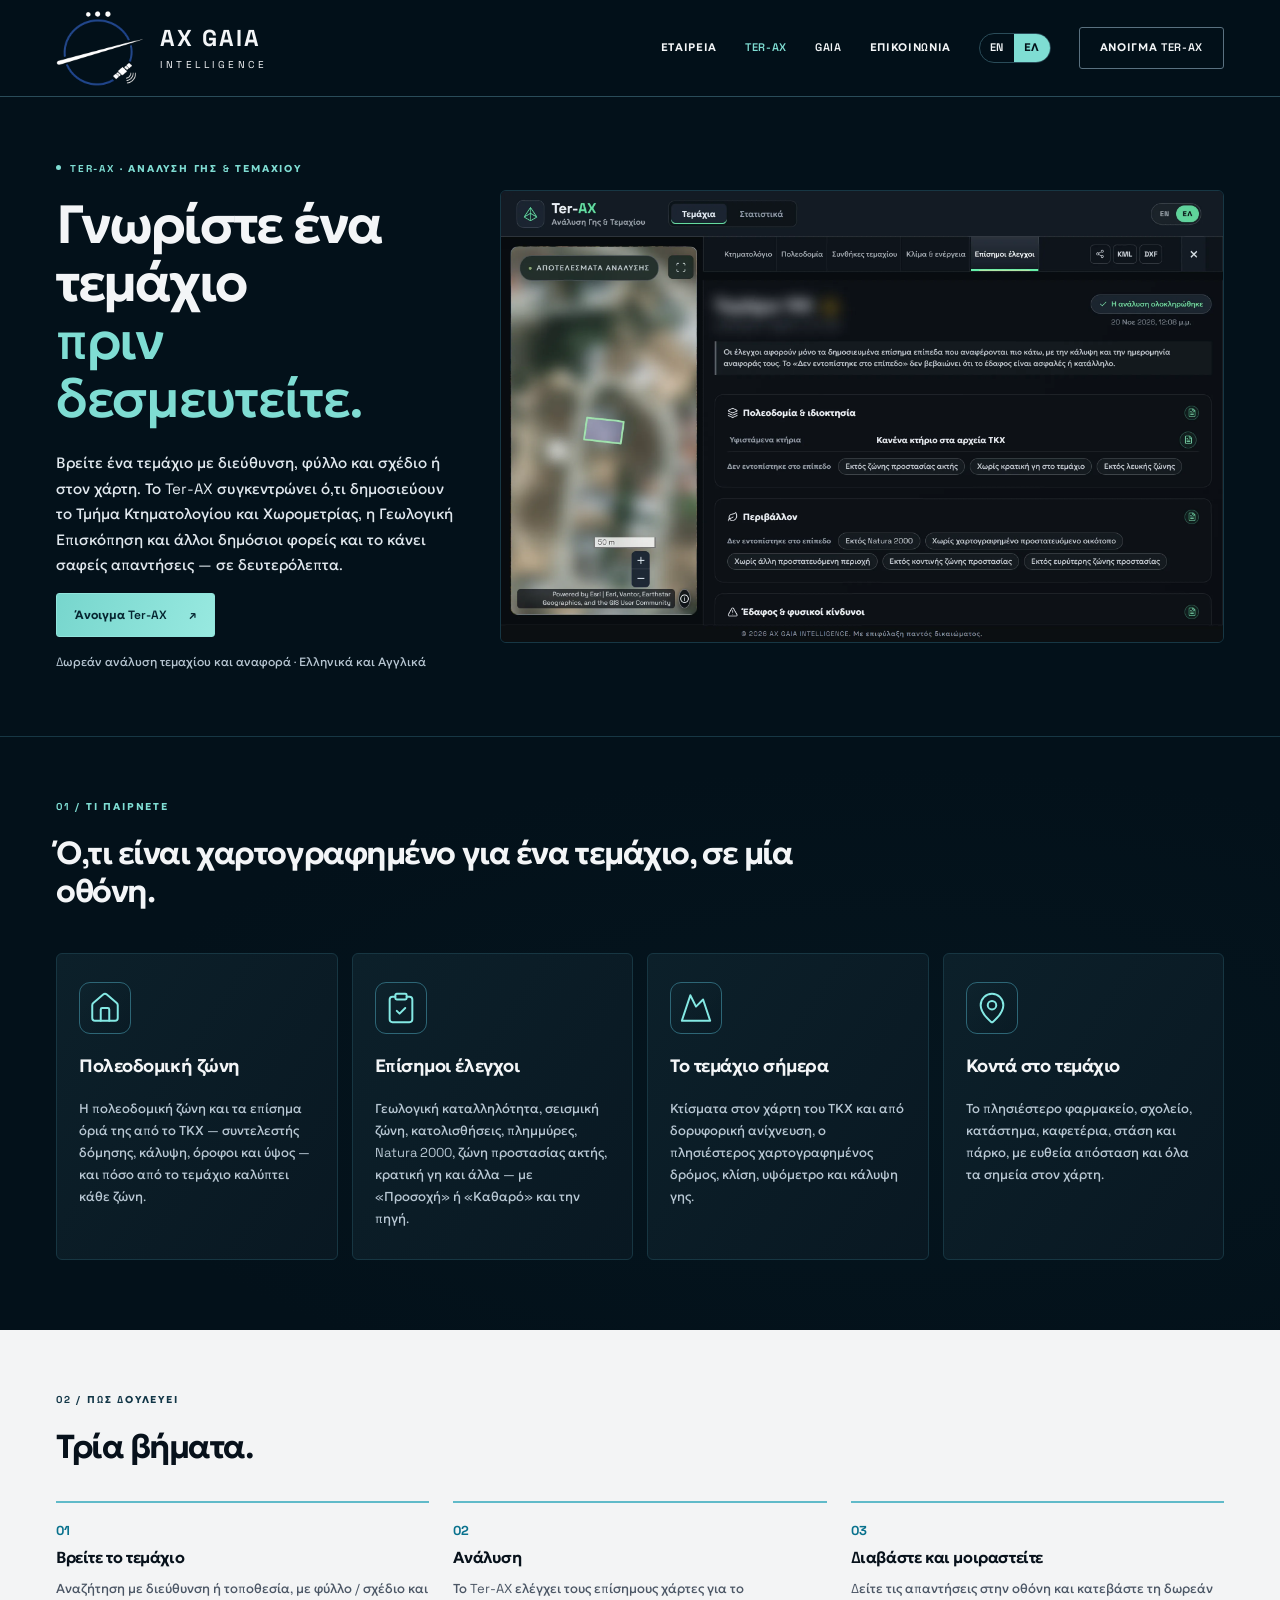
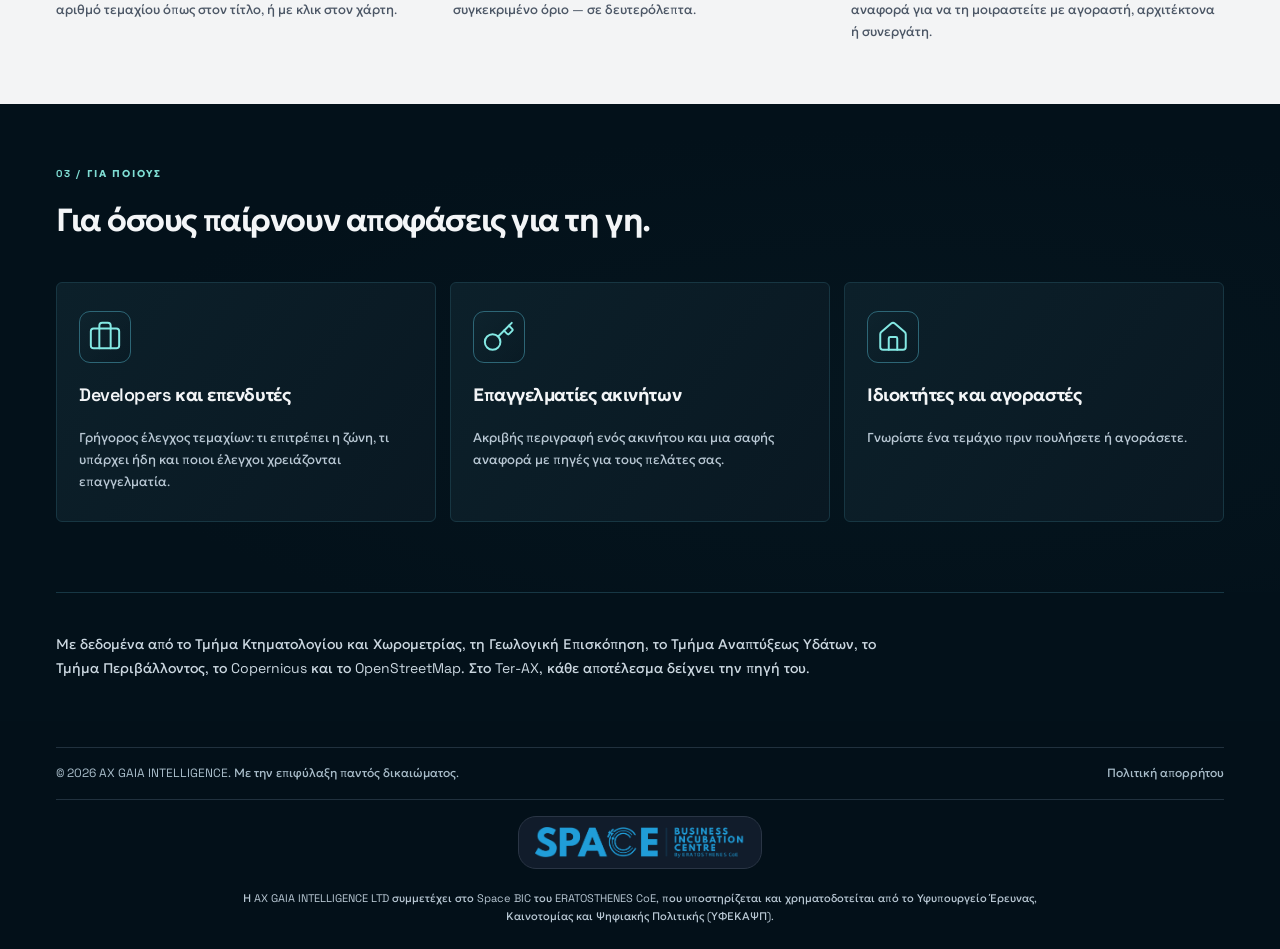
<file: el/terrax/index.html>
<!doctype html>
<html lang="el">
<head>
  <meta charset="UTF-8">
  <meta http-equiv="Content-Security-Policy" content="default-src 'none'; script-src 'self'; style-src 'self'; font-src 'self'; img-src 'self'; base-uri 'none'; form-action 'none'; object-src 'none'; frame-src 'none'; connect-src 'none';">
  <meta name="referrer" content="no-referrer">
  <meta name="viewport" content="width=device-width,initial-scale=1">
  <title>Ter-AX — Ανάλυση γης και τεμαχίου στην Κύπρο · AX GAIA INTELLIGENCE</title>
  <meta name="description" content="Ανάλυση οποιουδήποτε τεμαχίου στην Κύπρο από επίσημα δεδομένα: πολεοδομική ζώνη, επίσημοι έλεγχοι, το τεμάχιο σήμερα, τι υπάρχει κοντά και αναφορά PDF.">
  <link rel="canonical" href="https://axgaiaintelligence.com/el/terrax/">
  <link rel="alternate" hreflang="en" href="https://axgaiaintelligence.com/terrax/">
  <link rel="alternate" hreflang="el" href="https://axgaiaintelligence.com/el/terrax/">
  <link rel="alternate" hreflang="x-default" href="https://axgaiaintelligence.com/terrax/">
  <link rel="icon" href="/favicon.ico" sizes="any">
  <link rel="icon" type="image/png" sizes="32x32" href="/favicon-32.png">
  <link rel="apple-touch-icon" sizes="180x180" href="/favicon-180.png">
  <link rel="stylesheet" href="/assets/typography.css">
  <link rel="stylesheet" href="/assets/index.css">
  <link rel="stylesheet" href="/assets/pages.css">
</head>
<body>
<a class="skip-link" href="#top">Μετάβαση στο περιεχόμενο</a>
<svg class="icon-library" xmlns="http://www.w3.org/2000/svg" aria-hidden="true">
  <defs>
    <symbol id="icon-layers" viewBox="0 0 32 32"><path d="m3 10 13-7 13 7-13 7-13-7Zm0 7 13 7 13-7M3 24l13 7 13-7" transform="translate(0 -2)"></path></symbol>
    <symbol id="icon-map" viewBox="0 0 32 32"><path d="m3 6 8-3 10 4 8-3v22l-8 3-10-4-8 3V6Zm8-3v22M21 7v22"></path></symbol>
    <symbol id="icon-target" viewBox="0 0 32 32"><circle cx="16" cy="16" r="10"></circle><circle cx="16" cy="16" r="4"></circle><path d="M16 1v8m0 14v8M1 16h8m14 0h8"></path></symbol>
    <symbol id="icon-network" viewBox="0 0 32 32"><circle cx="23" cy="6" r="4"></circle><circle cx="7" cy="24" r="4"></circle><circle cx="25" cy="25" r="4"></circle><path d="m20 9-10 12m1 3h10M24 10l1 11"></path></symbol>
    <symbol id="icon-shield" viewBox="0 0 32 32"><path d="m16 3 11 4v9c0 7-11 13-11 13S5 23 5 16V7l11-4Z"></path><path d="m10 15 4 4 8-9"></path></symbol>
    <symbol id="icon-clock" viewBox="0 0 32 32"><circle cx="16" cy="16" r="12"></circle><path d="M16 7v10l7 4"></path></symbol>
    <symbol id="icon-leaf" viewBox="0 0 32 32"><path d="M27 4C14 3 3 10 6 21s21 9 21-17ZM4 29l17-18"></path></symbol>
    <symbol id="icon-bars" viewBox="0 0 32 32"><path d="M3 29V17h5v12H3Zm10 0V9h5v20h-5Zm10 0V2h5v27h-5Z"></path></symbol>
    <symbol id="icon-satellite" viewBox="0 0 32 32"><path d="m12 12 8-3 4 8-8 4-4-9ZM3 10l6-3 4 9-6 3-4-9Zm20 10 6-3 3 8-6 3-3-8ZM18 4l2 5M16 21l-2 7"></path></symbol>
    <symbol id="icon-house" viewBox="0 0 24 24"><path d="M15 21v-8a1 1 0 0 0-1-1h-4a1 1 0 0 0-1 1v8"></path><path d="M3 10a2 2 0 0 1 .709-1.528l7-5.999a2 2 0 0 1 2.582 0l7 5.999A2 2 0 0 1 21 10v9a2 2 0 0 1-2 2H5a2 2 0 0 1-2-2z"></path></symbol>
    <symbol id="icon-clipboard" viewBox="0 0 24 24"><rect width="8" height="4" x="8" y="2" rx="1"></rect><path d="M16 4h2a2 2 0 0 1 2 2v14a2 2 0 0 1-2 2H6a2 2 0 0 1-2-2V6a2 2 0 0 1 2-2h2"></path><path d="m9 14 2 2 4-4"></path></symbol>
    <symbol id="icon-terrain" viewBox="0 0 24 24"><path d="m8 3 4 8 5-5 5 15H2L8 3z"></path></symbol>
    <symbol id="icon-pin" viewBox="0 0 24 24"><path d="M20 10c0 4.993-5.539 10.193-7.399 11.799a1 1 0 0 1-1.202 0C9.539 20.193 4 14.993 4 10a8 8 0 0 1 16 0"></path><circle cx="12" cy="10" r="3"></circle></symbol>
    <symbol id="icon-book" viewBox="0 0 24 24"><path d="M12 7v14"></path><path d="M3 18a1 1 0 0 1-1-1V4a1 1 0 0 1 1-1h5a4 4 0 0 1 4 4 4 4 0 0 1 4-4h5a1 1 0 0 1 1 1v13a1 1 0 0 1-1 1h-6a3 3 0 0 0-3 3 3 3 0 0 0-3-3z"></path></symbol>
    <symbol id="icon-check" viewBox="0 0 24 24"><circle cx="12" cy="12" r="10"></circle><path d="m9 12 2 2 4-4"></path></symbol>
    <symbol id="icon-briefcase" viewBox="0 0 24 24"><path d="M16 20V4a2 2 0 0 0-2-2h-4a2 2 0 0 0-2 2v16"></path><rect width="20" height="14" x="2" y="6" rx="2"></rect></symbol>
    <symbol id="icon-key" viewBox="0 0 24 24"><path d="m15.5 7.5 2.3 2.3a1 1 0 0 0 1.4 0l2.1-2.1a1 1 0 0 0 0-1.4L19 4"></path><path d="m21 2-9.6 9.6"></path><circle cx="7.5" cy="15.5" r="5.5"></circle></symbol>
  </defs>
</svg>
<header class="nav">
  <div class="wrap nav-row"><a class="brand" href="/el/" aria-label="AX GAIA INTELLIGENCE, αρχική"><span class="brand-mark" aria-hidden="true"><img src="/assets/logo-dark.png" alt="" width="1024" height="1024"></span><span class="brand-text"><strong>AX GAIA</strong><span>INTELLIGENCE</span></span></a><nav class="links" aria-label="Κύριο μενού"><a href="/el/">Εταιρεία</a><a href="/el/terrax/" aria-current="page">Ter-AX</a><a href="/el/gaia/">GAIA</a><a href="/el/#contact">Επικοινωνία</a><span class="lang" role="group" aria-label="Γλώσσα"><a href="/terrax/" hreflang="en" lang="en">EN</a><a href="/el/terrax/" hreflang="el" lang="el" aria-current="true">ΕΛ</a></span><a href="https://tx.axgaiaintelligence.com/app/select">Άνοιγμα Ter-AX</a></nav></div>
</header>
<main id="top" tabindex="-1">
  <section class="tx-hero" aria-labelledby="hero-title">
    <div class="wrap tx-hero-grid">
      <div>
        <p class="eyebrow"><span class="status-dot"></span>Ter-AX · Ανάλυση γης &amp; τεμαχίου</p>
        <h1 id="hero-title">Γνωρίστε ένα τεμάχιο<br><em>πριν δεσμευτείτε.</em></h1>
        <p class="lead">Βρείτε ένα τεμάχιο με διεύθυνση, φύλλο και σχέδιο ή στον χάρτη. Το Ter-AX συγκεντρώνει ό,τι δημοσιεύουν το Τμήμα Κτηματολογίου και Χωρομετρίας, η Γεωλογική Επισκόπηση και άλλοι δημόσιοι φορείς και το κάνει σαφείς απαντήσεις — σε δευτερόλεπτα.</p>
        <div class="actions"><a class="button primary" href="https://tx.axgaiaintelligence.com/app/select">Άνοιγμα Ter-AX <span aria-hidden="true">↗</span></a></div>
        <p class="fine">Δωρεάν ανάλυση τεμαχίου και αναφορά · Ελληνικά και Αγγλικά</p>
      </div>
      <figure><img class="shot" src="/assets/terrax/overview-el.webp" alt="Επίσημοι έλεγχοι του Ter-AX για ένα τεμάχιο, με θολωμένα τα στοιχεία ταυτότητας: πολεοδομία και ιδιοκτησία, περιβάλλον, έδαφος και φυσικοί κίνδυνοι" width="2400" height="1500"></figure>
    </div>
  </section>

  <section class="impact section" aria-labelledby="get-title">
    <div class="wrap">
      <div class="section-head"><p class="eyebrow">01 / Τι παίρνετε</p><h2 id="get-title">Ό,τι είναι χαρτογραφημένο για ένα τεμάχιο, σε μία οθόνη.</h2></div>
      <div class="impact-cards tx-cards"><article><span class="icon-box"><svg class="icon" viewBox="0 0 32 32" fill="none" stroke="currentColor" stroke-width="1.4" stroke-linecap="round" stroke-linejoin="round" aria-hidden="true"><use href="#icon-house"></use></svg></span><h3>Πολεοδομική ζώνη</h3><p>Η πολεοδομική ζώνη και τα επίσημα όριά της από το ΤΚΧ — συντελεστής δόμησης, κάλυψη, όροφοι και ύψος — και πόσο από το τεμάχιο καλύπτει κάθε ζώνη.</p></article><article><span class="icon-box"><svg class="icon" viewBox="0 0 32 32" fill="none" stroke="currentColor" stroke-width="1.4" stroke-linecap="round" stroke-linejoin="round" aria-hidden="true"><use href="#icon-clipboard"></use></svg></span><h3>Επίσημοι έλεγχοι</h3><p>Γεωλογική καταλληλότητα, σεισμική ζώνη, κατολισθήσεις, πλημμύρες, Natura 2000, ζώνη προστασίας ακτής, κρατική γη και άλλα — με «Προσοχή» ή «Καθαρό» και την πηγή.</p></article><article><span class="icon-box"><svg class="icon" viewBox="0 0 32 32" fill="none" stroke="currentColor" stroke-width="1.4" stroke-linecap="round" stroke-linejoin="round" aria-hidden="true"><use href="#icon-terrain"></use></svg></span><h3>Το τεμάχιο σήμερα</h3><p>Κτίσματα στον χάρτη του ΤΚΧ και από δορυφορική ανίχνευση, ο πλησιέστερος χαρτογραφημένος δρόμος, κλίση, υψόμετρο και κάλυψη γης.</p></article><article><span class="icon-box"><svg class="icon" viewBox="0 0 32 32" fill="none" stroke="currentColor" stroke-width="1.4" stroke-linecap="round" stroke-linejoin="round" aria-hidden="true"><use href="#icon-pin"></use></svg></span><h3>Κοντά στο τεμάχιο</h3><p>Το πλησιέστερο φαρμακείο, σχολείο, κατάστημα, καφετέρια, στάση και πάρκο, με ευθεία απόσταση και όλα τα σημεία στον χάρτη.</p></article></div>
    </div>
  </section>

  <section class="light section" aria-labelledby="steps-title">
    <div class="wrap">
      <div class="section-head"><p class="eyebrow">02 / Πώς δουλεύει</p><h2 id="steps-title">Τρία βήματα.</h2></div>
      <ol class="steps"><li><span>01</span><h3>Βρείτε το τεμάχιο</h3><p>Αναζήτηση με διεύθυνση ή τοποθεσία, με φύλλο / σχέδιο και αριθμό τεμαχίου όπως στον τίτλο, ή με κλικ στον χάρτη.</p></li><li><span>02</span><h3>Ανάλυση</h3><p>Το Ter-AX ελέγχει τους επίσημους χάρτες για το συγκεκριμένο όριο — σε δευτερόλεπτα.</p></li><li><span>03</span><h3>Διαβάστε και μοιραστείτε</h3><p>Δείτε τις απαντήσεις στην οθόνη και κατεβάστε τη δωρεάν αναφορά για να τη μοιραστείτε με αγοραστή, αρχιτέκτονα ή συνεργάτη.</p></li></ol>
    </div>
  </section>



  <section class="impact section" aria-labelledby="who-title">
    <div class="wrap">
      <div class="section-head"><p class="eyebrow">03 / Για ποιους</p><h2 id="who-title">Για όσους παίρνουν αποφάσεις για τη γη.</h2></div>
      <div class="impact-cards"><article><span class="icon-box"><svg class="icon" viewBox="0 0 32 32" fill="none" stroke="currentColor" stroke-width="1.4" stroke-linecap="round" stroke-linejoin="round" aria-hidden="true"><use href="#icon-briefcase"></use></svg></span><h3>Developers και επενδυτές</h3><p>Γρήγορος έλεγχος τεμαχίων: τι επιτρέπει η ζώνη, τι υπάρχει ήδη και ποιοι έλεγχοι χρειάζονται επαγγελματία.</p></article><article><span class="icon-box"><svg class="icon" viewBox="0 0 32 32" fill="none" stroke="currentColor" stroke-width="1.4" stroke-linecap="round" stroke-linejoin="round" aria-hidden="true"><use href="#icon-key"></use></svg></span><h3>Επαγγελματίες ακινήτων</h3><p>Ακριβής περιγραφή ενός ακινήτου και μια σαφής αναφορά με πηγές για τους πελάτες σας.</p></article><article><span class="icon-box"><svg class="icon" viewBox="0 0 32 32" fill="none" stroke="currentColor" stroke-width="1.4" stroke-linecap="round" stroke-linejoin="round" aria-hidden="true"><use href="#icon-house"></use></svg></span><h3>Ιδιοκτήτες και αγοραστές</h3><p>Γνωρίστε ένα τεμάχιο πριν πουλήσετε ή αγοράσετε.</p></article></div>
    </div>
  </section>

  <section aria-label="Πηγές δεδομένων">
    <div class="wrap sources-line"><p>Με δεδομένα από το Τμήμα Κτηματολογίου και Χωρομετρίας, τη Γεωλογική Επισκόπηση, το Τμήμα Αναπτύξεως Υδάτων, το Τμήμα Περιβάλλοντος, το Copernicus και το OpenStreetMap. Στο Ter-AX, κάθε αποτέλεσμα δείχνει την πηγή του.</p></div>
  </section>
</main>
<footer class="footer">
  <div class="wrap">
    <div class="footer-meta"><span>© <span id="y"></span> AX GAIA INTELLIGENCE. Με την επιφύλαξη παντός δικαιώματος.</span><span class="footer-links"><a href="/el/privacy/">Πολιτική απορρήτου</a></span></div>
    <div class="partner"><a href="https://spacebic.cy" target="_blank" rel="noopener noreferrer" aria-label="Space BIC by ERATOSTHENES CoE"><img src="/assets/spacebic-logo.png" alt="Space BIC by ERATOSTHENES CoE" width="210" loading="lazy"></a><p>Η AX GAIA INTELLIGENCE LTD συμμετέχει στο Space BIC του ERATOSTHENES CoE, που υποστηρίζεται και χρηματοδοτείται από το Υφυπουργείο Έρευνας, Καινοτομίας και Ψηφιακής Πολιτικής (ΥΦΕΚΑΨΠ).</p></div>
  </div>
</footer>
<script src="/assets/site.js" defer></script>
</body>
</html>
</file>
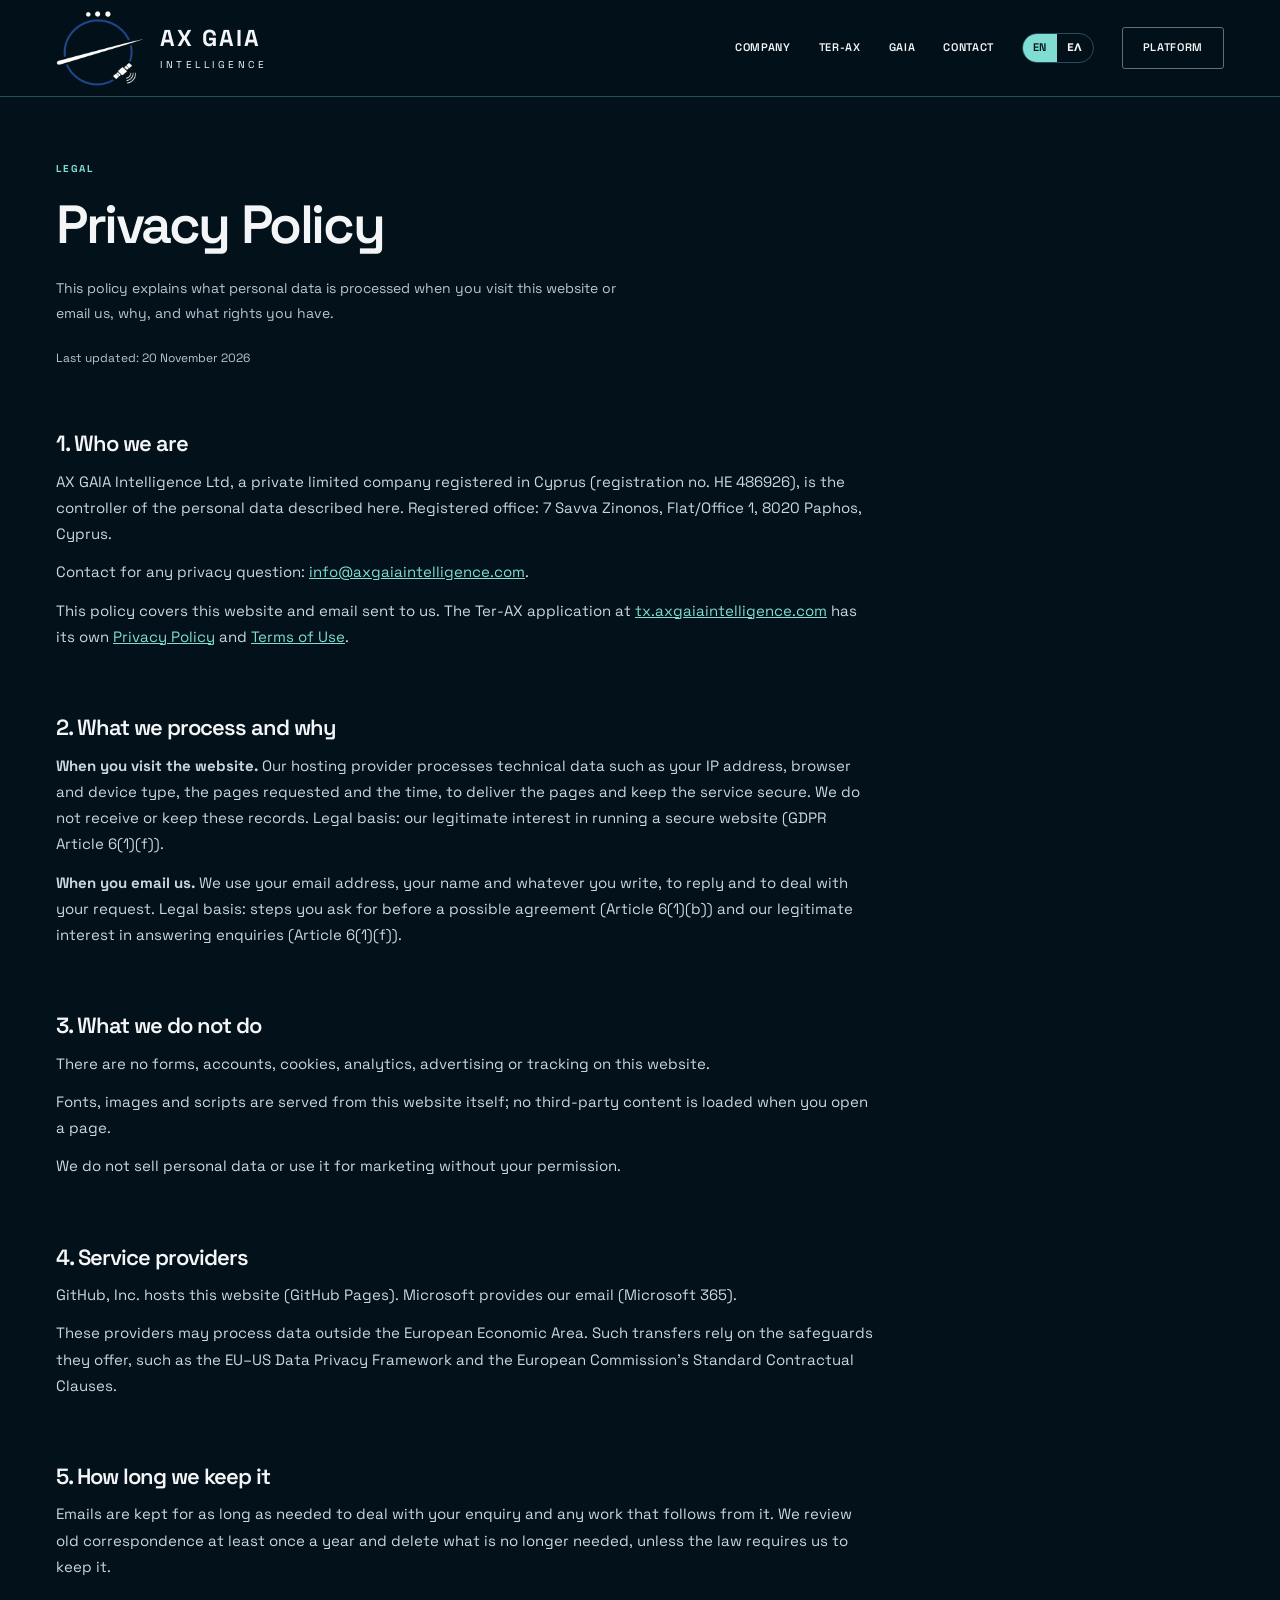
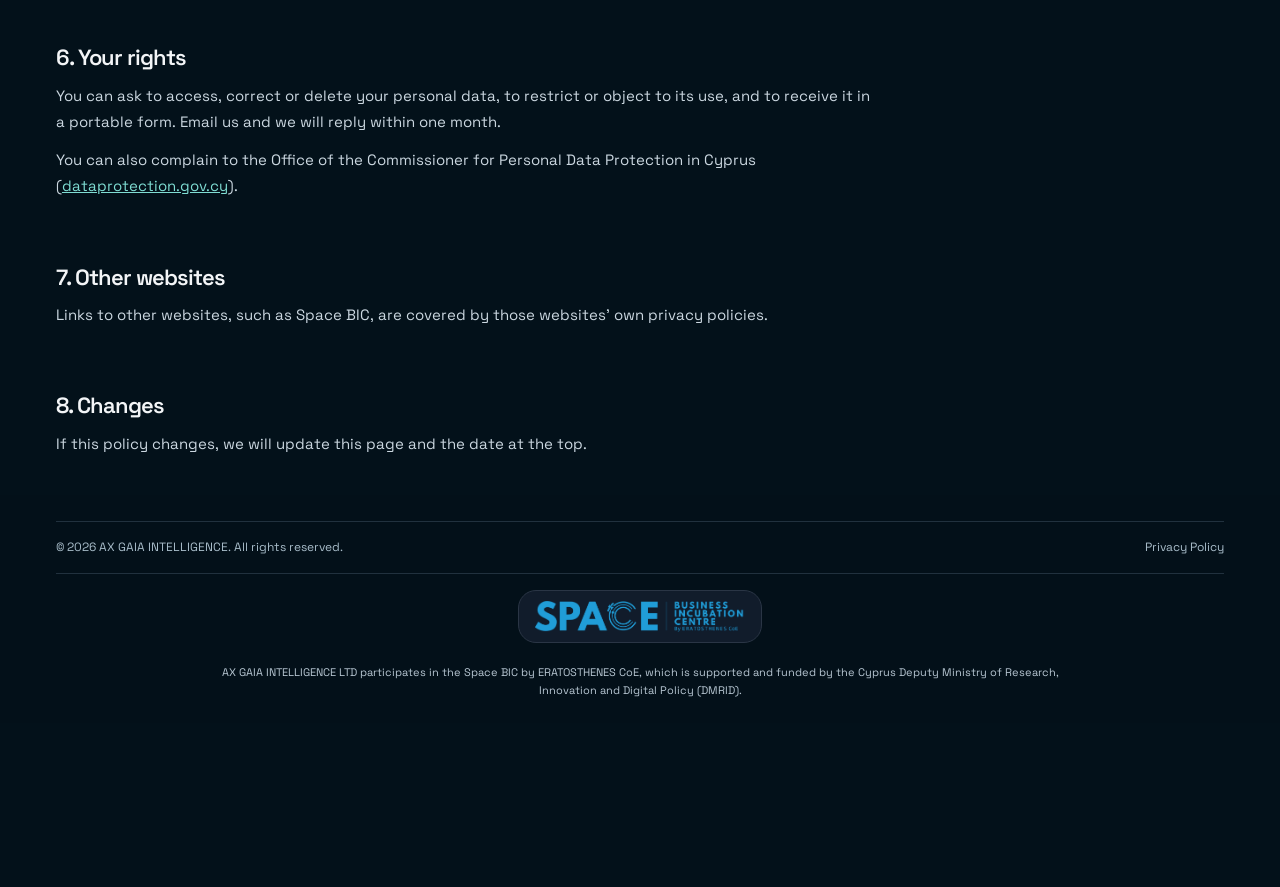
<file: privacy.html>
<!doctype html>
<html lang="en">
<head>
  <meta charset="UTF-8">
  <meta http-equiv="Content-Security-Policy" content="default-src 'none'; script-src 'self'; style-src 'self'; font-src 'self'; img-src 'self'; base-uri 'none'; form-action 'none'; object-src 'none'; frame-src 'none'; connect-src 'none';">
  <meta http-equiv="refresh" content="0; url=/privacy/">
  <link rel="canonical" href="https://axgaiaintelligence.com/privacy/">
  <title>Privacy Policy · AX GAIA INTELLIGENCE</title>
</head>
<body><p>The Privacy Policy has moved to <a href="/privacy/">https://axgaiaintelligence.com/privacy/</a>.</p></body>
</html>
</file>
<file: assets/typography.css>
@font-face {
  font-family: "Space Grotesk";
  src: url("space-grotesk.ttf") format("truetype");
  font-style: normal;
  font-weight: 300 700;
  font-display: swap;
}
/* Greek letters: Geologica (SIL OFL 1.1, fonts/LICENSE-OFL-geologica.txt); Space Grotesk has no Greek. */
@font-face { font-family: "Geologica"; src: url("fonts/geologica-greek-400-normal.woff2") format("woff2"); font-weight: 300 400; font-display: swap; unicode-range: U+0370-03FF, U+1F00-1FFF; }
@font-face { font-family: "Geologica"; src: url("fonts/geologica-greek-500-normal.woff2") format("woff2"); font-weight: 500; font-display: swap; unicode-range: U+0370-03FF, U+1F00-1FFF; }
@font-face { font-family: "Geologica"; src: url("fonts/geologica-greek-600-normal.woff2") format("woff2"); font-weight: 600; font-display: swap; unicode-range: U+0370-03FF, U+1F00-1FFF; }
@font-face { font-family: "Geologica"; src: url("fonts/geologica-greek-700-normal.woff2") format("woff2"); font-weight: 700; font-display: swap; unicode-range: U+0370-03FF, U+1F00-1FFF; }
:root { --font-sans: "Space Grotesk", "Geologica", Arial, sans-serif; }
</file>
<file: assets/index.css>
:root {
  color-scheme:dark; --bg:#03111a; --panel:#091b26; --text:#f3f5f7;
  --muted:#b8c7d3; --accent:#7fddd3; --border:#173744; --max:1240px;
}
* { box-sizing:border-box; }
html { scroll-behavior:smooth; scroll-padding-top:112px; }
body { margin:0; color:var(--text); background:var(--bg); font-family:var(--font-sans); line-height:1.6; }
a { color:inherit; }
img { display:block; max-width:100%; }
a:focus-visible,summary:focus-visible { outline:3px solid var(--accent); outline-offset:5px; }
.wrap { width:min(var(--max),calc(100% - 112px)); margin-inline:auto; }
.icon-library { position:absolute; width:0; height:0; overflow:hidden; }
.icon { width:34px; height:34px; flex-shrink:0; }
.skip-link { position:fixed; z-index:100; top:10px; left:10px; padding:12px 20px; background:var(--accent); color:var(--bg); transform:translateY(-160%); }
.skip-link:focus { transform:translateY(0); }
.nav { position:sticky; top:0; z-index:50; background:#03111af5; border-bottom:1px solid #2a4c59; }
.nav-row { min-height:96px; display:flex; justify-content:space-between; align-items:center; gap:30px; }
.brand { display:inline-flex; align-items:center; gap:16px; flex-shrink:0; text-decoration:none; }
.brand-mark { display:block; position:relative; width:88px; height:78px; overflow:hidden; flex-shrink:0; }
.brand-mark img { position:absolute; width:174px; height:174px; max-width:none; left:-45px; top:-35px; }
.brand-text { line-height:1.2; }
.brand-text strong { display:block; font-size:23px; font-weight:700; letter-spacing:2px; }
.brand-text > span { display:block; font-size:10px; letter-spacing:3.5px; margin-top:7px; }
.links { display:flex; align-items:center; gap:28px; }
.links a { text-decoration:none; text-transform:uppercase; font-weight:600; font-size:11px; letter-spacing:.06em; white-space:nowrap; }
.links a:hover { color:var(--accent); }
.links a:last-child { border:1px solid #5a7180; border-radius:3px; padding:11px 20px; }
.hero { position:relative; isolation:isolate; border-bottom:1px solid var(--border); }
.hero-art { position:absolute; inset:0; z-index:-2; background:url("coastal-intelligence.png") center top / cover no-repeat; }
.hero::after { content:""; position:absolute; inset:0; z-index:-1; background:linear-gradient(90deg,#03111af7 0%,#03111ad9 28%,#03111a60 48%,transparent 74%),linear-gradient(0deg,#03111a55,transparent 40%); }
.hero-inner { min-height:560px; display:flex; align-items:center; padding-block:48px; }
.hero-copy { width:540px; max-width:49%; }
.eyebrow { color:var(--accent); font-size:10px; font-weight:700; line-height:1.5; letter-spacing:1.8px; text-transform:uppercase; margin:0 0 20px; }
.status-dot { display:inline-block; width:5px; height:5px; background:var(--accent); border-radius:50%; margin:0 9px 2px 0; }
h1 { font-size:clamp(38px,4.2vw,57px); line-height:1.08; letter-spacing:-.045em; font-weight:600; margin:0 0 22px; }
h1 em { font-style:normal; font-weight:500; color:var(--accent); letter-spacing:-.025em; }
h2 { font-size:clamp(27px,2.6vw,38px); font-weight:600; line-height:1.2; letter-spacing:-.045em; margin:0 0 23px; }
h3 { font-size:16px; font-weight:600; line-height:1.35; letter-spacing:-.025em; margin:0 0 9px; }
p { margin-top:0; }
.intro { color:#e1e8ee; font-size:14px; line-height:1.65; max-width:54ch; margin-bottom:22px; }
.actions { display:flex; flex-wrap:wrap; align-items:center; gap:14px; }
.button { display:inline-flex; align-items:center; justify-content:center; gap:22px; min-height:44px; padding:11px 18px; border:1px solid #647b8c; border-radius:3px; background:#03111a33; text-decoration:none; font-weight:600; font-size:12px; line-height:1.5; transition:background .15s,border-color .15s; }
.button:hover { background:#15323d; border-color:var(--accent); }
.primary { color:#062631; background:linear-gradient(110deg,#77d6cd,#98e9e0); border-color:#91e4dc; }
.primary:hover { background:#b3f4ec; }
.hero-note { font-size:12px; letter-spacing:1.5px; color:#b6ccd5; margin:24px 0 0; }
.section { padding:62px 0; }
.section-intro { color:var(--muted); font-size:14px; line-height:1.75; margin:0 0 24px; max-width:63ch; }
.platform { background:radial-gradient(ellipse at 75% 55%,#0d2b3544,transparent 62%),var(--bg); }
.platform-grid { display:grid; grid-template-columns:1.12fr 1fr; gap:58px; align-items:center; }
.platform-copy { align-self:start; }
.features { display:grid; grid-template-columns:repeat(3,minmax(0,1fr)); margin-top:42px; }
.feature { min-width:0; padding-right:20px; }
.feature + .feature { border-left:1px solid #235362; padding-left:22px; }
.feature:last-child { padding-right:0; }
.icon-box { width:52px; height:52px; display:flex; align-items:center; justify-content:center; border:1px solid #2d6676; color:#84e9e4; border-radius:11px; margin-bottom:18px; background:linear-gradient(135deg,#122b3555,#03111a44); }
.feature p { font-size:13px; line-height:1.6; color:var(--muted); margin:0; }
.feature h3 { font-size:14px; }
.flow { display:flex; flex-direction:column; align-items:center; padding-top:4px; }
.flow-inputs { width:100%; display:grid; grid-template-columns:1fr 1fr; gap:40px; }
.data-card { overflow:hidden; border:1px solid #163e50; border-radius:6px; background:#071b26; }
.data-label { min-height:88px; display:flex; gap:13px; padding:13px 12px 8px; }
.data-label .icon { color:#5bbefb; width:32px; height:36px; }
.data-label h3 { font-size:12px; margin-bottom:5px; }
.data-label p { font-size:10px; line-height:1.5; margin:0; color:#cbd7e0; }
.data-image { height:105px; background-image:url("coastal-intelligence.png"); background-size:240%; }
.observation-image { background-position:83% 53%; }
.sensing-image { background-position:100% 100%; background-size:300%; }
.flow-connectors { display:flex; width:56%; height:30px; }
.flow-connectors span { width:50%; border-bottom:1px solid var(--accent); border-left:1px solid var(--accent); border-radius:0 0 0 20px; position:relative; }
.flow-connectors span:last-child { transform:scaleX(-1); }
.flow-connectors span::after { content:""; position:absolute; height:16px; width:1px; background:var(--accent); bottom:-16px; right:0; }
.fusion { margin-top:16px; width:205px; border:1px solid #08748d; border-radius:14px; text-align:center; background:radial-gradient(ellipse at center,#104052,#071a26); padding:12px 24px; z-index:2; box-shadow:0 0 28px #00677a22; }
.fusion h3 { font-size:23px; margin-bottom:2px; }
.fusion p { font-size:12px; line-height:1.4; margin:0; }
.data-layers { position:relative; height:86px; width:225px; margin-top:-4px; perspective:350px; }
.data-layers div { position:absolute; width:190px; height:92px; left:18px; border:1px solid #518095; border-radius:6px; transform:rotateX(56deg) rotateZ(-20deg); background:#123346; top:23px; box-shadow:0 10px 0 #0a2636; }
.data-layers div:nth-child(2) { top:9px; background:#21596a; opacity:.8; }
.data-layers div:nth-child(3) { top:-4px; background:url("coastal-intelligence.png") 91% 66% / 240%; }
.flow-arrow { color:var(--accent); font-size:31px; line-height:1; margin:-2px 0 7px; }
.flow-output { width:91%; display:flex; align-items:center; gap:24px; padding:20px 24px; border:1px solid #225361; border-radius:13px; background:linear-gradient(110deg,#041721,#0b202a88); }
.flow-output .icon { width:48px; height:48px; color:#73e2dc; }
.flow-output h3 { font-size:14px; }
.flow-output p { color:var(--muted); font-size:12px; line-height:1.6; margin:0; }
.light { color:#07111b; background:#f3f4f5; color-scheme:light; }
.light .eyebrow { color:#123647; }
.light .section-intro { color:#4b5665; font-size:13px; }
.light .button { color:#111c27; background:transparent; border-color:#647183; }
.light .button:hover { background:#e2eded; border-color:#237b81; }
.how-grid { display:grid; grid-template-columns:.9fr 1.4fr; gap:48px; align-items:start; }
.how h2 { font-size:33px; }
.process { display:grid; grid-template-columns:repeat(4,minmax(0,1fr)); gap:18px; padding:0; margin:0; list-style:none; scroll-margin-top:120px; }
.process li { min-width:0; position:relative; }
.process-image { height:110px; border-radius:5px; margin-bottom:23px; background-image:url("coastal-intelligence.png"); background-size:300%; border:1px solid #bac6cb; }
.collect-image { background-position:84% 84%; filter:grayscale(.8); }
.analyse-image { background-position:88% 58%; }
.interpret-image { background-image:url("section2.png"); background-size:cover; background-position:center; }
.support-image { background-position:100% 100%; }
.step-number { display:block; color:#08718d; font-size:13px; font-weight:700; letter-spacing:1px; padding-top:15px; margin-bottom:6px; border-top:1px solid #929eab; position:relative; }
.step-number::before { content:""; width:11px; height:11px; position:absolute; top:-7px; left:0; border-radius:50%; background:#f5f7f7; border:3px solid #60bac9; }
.process li:not(:last-child) .step-number::after { content:""; position:absolute; width:18px; height:1px; background:#929eab; right:-18px; top:-1px; }
.process h3 { font-size:15px; }
.process p { color:#4b5665; font-size:12px; line-height:1.6; margin:0; }
.impact { background:radial-gradient(ellipse at 70% 60%,#0c263033,transparent 65%),var(--bg); }
.impact-grid { display:grid; grid-template-columns:1fr 1.08fr; gap:58px; align-items:center; }
.impact h2 { font-size:clamp(27px,2.5vw,36px); }
.impact-cards { display:grid; grid-template-columns:repeat(3,minmax(0,1fr)); gap:14px; align-self:stretch; padding-block:8px; }
.impact-cards article { padding:28px 22px; border:1px solid #173642; background:linear-gradient(125deg,#0c202a,#091822); border-radius:6px; }
.impact-cards h3 { font-size:18px; margin:20px 0; }
.impact-cards p { font-size:13px; line-height:1.7; color:var(--muted); margin:0; }
.development { display:grid; grid-template-columns:1.08fr 1fr; }
.development-image { min-height:325px; background:url("coastal-intelligence.png") 88% 75% / 165% no-repeat; }
.development-copy { padding:40px max(40px,calc((100vw - var(--max))/2)) 40px 40px; align-self:center; }
.development-copy h2 { font-size:34px; }
.development-details { font-size:13px; max-width:550px; }
.development-details summary { list-style:none; display:inline-flex; align-items:center; gap:24px; cursor:pointer; border:1px solid #637180; border-radius:3px; font-size:12px; font-weight:600; padding:12px 18px; }
.development-details summary::-webkit-details-marker { display:none; }
.development-details[open] summary { margin-bottom:20px; }
.development-details p { color:#4b5665; }
.development-details img { border-radius:4px; }
.contact { position:relative; overflow:hidden; padding-block:44px; background:repeating-radial-gradient(ellipse at 20% 160%,transparent 0 20px,#16374344 21px,transparent 22px 33px),#04121c; border-block:1px solid var(--border); }
.contact-grid { display:grid; grid-template-columns:1fr 1.2fr; gap:58px; align-items:center; }  /* same columns as the company section above, so the two line up */
.contact h2 { margin-bottom:0; }
.contact p:not(.eyebrow) { color:var(--muted); font-size:14px; line-height:1.7; margin-bottom:18px; }
.contact .contact-invitation { margin-top:16px; max-width:36ch; }
.contact-links { display:flex; gap:10px; align-items:stretch; }
.contact-email { flex:1; min-width:0; justify-content:space-between; }
.contact-email span:first-child { min-width:0; overflow-wrap:anywhere; }
.footer { padding:26px 0 24px; background:#031019; }
.footer-meta { display:flex; justify-content:space-between; align-items:center; gap:20px; border-block:1px solid #21313e; padding:16px 0; font-size:12px; color:#a9bdca; }
.footer-meta a { text-decoration:none; white-space:nowrap; }
.footer-meta a:hover { color:var(--accent); }
.footer-divider { color:#576572; }
.partner { display:flex; flex-direction:column; align-items:center; gap:20px; padding-top:16px; color:#b8c7d3; text-align:center; }
.partner a { display:inline-flex; padding:10px 16px; border:1px solid #2a3545; border-radius:18px; background:#111c2b; }
.partner img { width:210px; height:auto; }
.partner p { font-size:11px; line-height:1.65; max-width:850px; margin:0; }
@media (min-width:1700px) {
 .hero-inner { min-height:650px; }
}
@media (max-width:1100px) {
 .wrap { width:calc(100% - 64px); }
 .links { gap:18px; }
 .links a { font-size:10px; }
 .brand { gap:10px; }
 .brand-text strong { font-size:20px; }
 .platform-grid,.impact-grid { gap:30px; }
 .features { margin-top:30px; }
 .feature { padding-right:14px; }
 .feature + .feature { padding-left:14px; }
 .flow-inputs { gap:20px; }
 .data-label { gap:8px; }
 .how-grid { gap:30px; }
 .impact-cards article { padding:22px 15px; }
 .impact-cards h3 { font-size:16px; }
}
@media (max-width:850px) {
 html { scroll-padding-top:155px; }
 .nav-row { flex-wrap:wrap; padding:8px 0 14px; gap:3px; }
 .brand-mark { width:72px; height:64px; }
 .brand-mark img { width:144px; height:144px; left:-37px; top:-29px; }
 .links { width:100%; justify-content:space-between; gap:12px; }
 .links a:last-child { padding:7px 14px; }
 .hero-inner { min-height:520px; }
 .hero-copy { max-width:62%; }
 .hero::after { background:linear-gradient(90deg,#03111af7,#03111acd 45%,#03111a33); }
 .platform-grid { grid-template-columns:1fr; gap:45px; }
 .platform-copy .section-intro { max-width:70ch; }
 .flow { width:min(510px,100%); margin-inline:auto; }
 .how-grid,.impact-grid { grid-template-columns:1fr; gap:35px; }
 .how .section-intro { max-width:70ch; }
 .impact-cards article { padding:25px; }
 .development { grid-template-columns:1fr 1fr; }
 .development-copy { padding:30px; }
 .development-copy h2 { font-size:28px; }
 .development-image { background-size:cover; background-position:85% center; }
 .contact-grid { gap:30px; }
 
}
@media (max-width:550px) {
 .wrap { width:calc(100% - 40px); }
 .section { padding-block:42px; }
 .links { gap:8px; flex-wrap:wrap; }
 .links a { font-size:9px; letter-spacing:.025em; }
 .links a:last-child { padding:6px 9px; }
 .hero-inner { min-height:670px; align-items:flex-start; padding-top:38px; padding-bottom:190px; }
 .hero-copy { width:100%; max-width:none; }
 .hero-art { background-position:72% bottom; }
 .hero::after { background:linear-gradient(180deg,#03111af7 0%,#03111ae8 48%,#03111a55 77%,#03111a22); }
 h1 { font-size:42px; }
 .eyebrow { font-size:9px; letter-spacing:1.4px; margin-bottom:17px; }
 .intro { font-size:13px; max-width:46ch; }
 .button { font-size:11px; gap:18px; padding:11px 15px; }
 .actions { gap:10px; }
 .hero-note { font-size:12px; letter-spacing:1px; }
 h2 { font-size:29px; }
 .section-intro { font-size:13px; }
 .features { grid-template-columns:1fr; gap:22px; }
 .feature,.feature + .feature { padding:0 0 0 70px; border:0; position:relative; min-height:66px; }
 .feature .icon-box { position:absolute; left:0; top:0; }
 .feature p { font-size:13px; }
 .feature h3 { font-size:15px; }
 .flow-inputs { gap:16px; }
 .data-label { flex-direction:column; min-height:128px; padding:12px; }
 .data-image { height:86px; }
 .flow-output { width:100%; gap:16px; padding:18px; }
 .flow-output h3 { font-size:13px; }
 .process { grid-template-columns:repeat(2,minmax(0,1fr)); gap:26px 18px; }
 .process li:nth-child(2) .step-number::after { display:none; }
 .process-image { height:115px; }
 .how h2 { font-size:30px; }
 .impact-cards { grid-template-columns:1fr; gap:12px; }
 .impact-cards article { position:relative; padding:22px 22px 22px 94px; }
 .impact-cards .icon-box { position:absolute; left:22px; top:22px; }
 .impact-cards h3 { margin:0 0 10px; }
 .impact-cards h3 br { display:none; }
 .development { grid-template-columns:1fr; }
 .development-image { min-height:250px; background-size:160%; background-position:90% 77%; }
 .development-copy { padding:35px 20px; }
 .contact-grid { grid-template-columns:1fr; gap:22px; }
 .footer-meta { flex-wrap:wrap; justify-content:center; gap:12px; text-align:center; }
 .footer-meta > span:first-child { flex-basis:100%; }
 .footer-divider { display:none; }
}
@media (max-width:360px) {
 h1 { font-size:37px; }
 .links { justify-content:flex-start; gap:10px 16px; }
 .hero-note { letter-spacing:.6px; }
}
@media (prefers-reduced-motion:reduce) {
 html { scroll-behavior:auto; }
 *,*::before,*::after { transition:none !important; }
}
</file>
<file: assets/pages.css>
/* Company, Ter-AX and Privacy pages. Builds on index.css (shared header, footer, buttons, sections). */

/* Header: current page, language switch and the access button stay the last link. */
.links a[aria-current="page"] { color:var(--accent); }
.lang { display:inline-flex; border:1px solid #2a4c59; border-radius:999px; overflow:hidden; }
.links .lang a { border:0; border-radius:0; padding:5px 10px; font-size:11px; letter-spacing:.04em; }
.links .lang a[aria-current="true"] { background:var(--accent); color:var(--bg); }
.links .lang a:last-child { border:0; padding:5px 10px; }

/* Shared pieces */
.badge { display:inline-flex; align-items:center; padding:4px 11px; border-radius:999px; font-size:10px; font-weight:700; letter-spacing:.1em; text-transform:uppercase; white-space:nowrap; }
.badge-live { background:#7fddd31f; color:var(--accent); }
.badge-dev { border:1px solid #b8c7d3; color:#cbd7e0; }
.section-head { max-width:760px; margin-bottom:34px; }
.note { color:var(--muted); font-size:12px; line-height:1.6; font-style:italic; }
figure { margin:0; }
figcaption { color:var(--muted); font-size:12px; line-height:1.5; margin-top:10px; }
.shot { border:1px solid var(--border); border-radius:6px; width:100%; height:auto; }

/* Company home */
.home-hero .hero-art { background-image:url("hero.webp"); background-position:center; }
.home-hero .hero-copy { width:640px; max-width:58%; }
.products { display:grid; grid-template-columns:repeat(2,minmax(0,1fr)); gap:24px; }
.product-card { display:flex; flex-direction:column; border:1px solid var(--border); border-radius:8px; background:var(--panel); overflow:hidden; }
.product-card img { width:100%; height:300px; object-fit:cover; object-position:top left; border-bottom:1px solid var(--border); }
.product-body { display:flex; flex-direction:column; gap:12px; padding:26px; flex:1; }
.product-title { display:flex; align-items:center; justify-content:space-between; gap:12px; }
.product-title h3 { font-size:28px; margin:0; letter-spacing:-.03em; }
.product-title h3 em { font-style:normal; color:var(--accent); }
.product-kicker { font-size:11px; letter-spacing:.18em; text-transform:uppercase; color:var(--muted); }
.product-body p { color:#cbd7e0; font-size:14px; line-height:1.7; margin:0; }
.product-body .button { align-self:flex-start; margin-top:auto; }
.company-grid { display:grid; grid-template-columns:1fr 1.2fr; gap:58px; align-items:start; }
.company-grid p:not(.eyebrow) { color:#cbd7e0; font-size:15px; line-height:1.75; margin:0 0 16px; }

/* Ter-AX */
.tx-hero { border-bottom:1px solid var(--border); }
.tx-hero-grid { display:grid; grid-template-columns:0.8fr 1.45fr; gap:44px; align-items:center; padding-block:64px; }
.tx-hero-grid figure { margin:0; }
.tx-hero h1 em { font-style:normal; color:var(--accent); }
.tx-hero .lead { color:#e1e8ee; font-size:15px; line-height:1.7; max-width:56ch; }
.tx-hero .fine { color:var(--muted); font-size:12px; margin:16px 0 0; }
.steps { display:grid; grid-template-columns:repeat(3,minmax(0,1fr)); gap:24px; padding:0; margin:0; list-style:none; }
.steps li { border-top:2px solid var(--accent); padding-top:18px; }
.steps span { display:block; color:var(--accent); font-weight:700; font-size:13px; margin-bottom:6px; }
.steps p { color:var(--muted); font-size:13px; line-height:1.65; margin:0; }
.light .steps span { color:#08718d; }
.light .steps li { border-color:#60bac9; }
.light .steps p { color:#4b5665; }
.report-grid { display:grid; grid-template-columns:1fr 1fr; gap:56px; align-items:end; }
.report-grid .section-intro { margin-bottom:0; }
.report-list { margin:0; padding:0; list-style:none; counter-reset:part; border-top:1px solid var(--border); }
.report-list li { counter-increment:part; display:flex; gap:16px; padding:12px 0; border-bottom:1px solid var(--border); color:#cbd7e0; font-size:14px; line-height:1.55; }
.report-list li::before { content:counter(part,decimal-leading-zero); color:var(--accent); font-weight:700; font-size:12px; padding-top:2px; }
.report-paper { max-width:980px; margin:48px auto 0; }
.report-paper img { display:block; width:100%; height:auto; border-radius:8px 8px 0 0; box-shadow:0 30px 80px #000a; -webkit-mask-image:linear-gradient(to bottom,#000 62%,transparent); mask-image:linear-gradient(to bottom,#000 62%,transparent); }
.tx-cards { grid-template-columns:repeat(4,minmax(0,1fr)); }
.sources-line { display:flex; flex-wrap:wrap; align-items:center; justify-content:space-between; gap:18px; border-top:1px solid var(--border); padding-block:40px; }
.sources-line p { margin:0; max-width:820px; color:#cbd7e0; font-size:14px; line-height:1.7; }
.sources-link { color:var(--accent); font-weight:600; white-space:nowrap; text-decoration:none; }
.sources-link:hover { text-decoration:underline; }

/* Document pages (Privacy Policy) */
.doc-hero { padding:64px 0 24px; }
.doc-hero h1 { max-width:24ch; }
.doc-hero .updated { color:var(--muted); font-size:12px; }

/* Privacy Policy */
.policy { padding-block:26px; }
.policy .wrap > * { max-width:820px; }
.policy h2 { font-size:22px; margin-bottom:12px; }
.policy p { color:#cbd7e0; font-size:15px; line-height:1.75; margin:0 0 12px; }
.policy a { color:var(--accent); }
.copy-email { cursor:pointer; font-family:inherit; color:inherit; flex:0 0 auto; width:48px; padding:0; justify-content:center; }
.copy-email svg { fill:none; stroke:currentColor; stroke-width:2; stroke-linecap:round; stroke-linejoin:round; }
.copy-email .icon-done, .copy-email.done .icon-copy { display:none; }
.copy-email.done .icon-done { display:block; color:var(--accent); }

@media (max-width:1100px) {
 .tx-cards { grid-template-columns:repeat(2,minmax(0,1fr)); }
}
@media (max-width:850px) {
 .home-hero .hero-copy { max-width:72%; }
 .products,.company-grid,.contact-grid,.tx-hero-grid,.report-grid { grid-template-columns:1fr; gap:32px; }
 .steps { grid-template-columns:1fr; }
}
@media (max-width:550px) {
 .home-hero .hero-copy { max-width:none; }
 .product-card img { height:210px; }
 .tx-cards { grid-template-columns:1fr; }
 .product-title h3 { font-size:24px; }
 .links .lang a,.links .lang a:last-child { padding:4px 8px; font-size:9px; }
}
.product-actions { display:flex; flex-wrap:wrap; gap:10px; }
.dev-pill { display:inline-block; margin:0 0 18px; padding:5px 12px; border:1px solid #e0b25a; border-radius:999px; color:#f0c674; font-size:11px; font-weight:700; letter-spacing:.14em; text-transform:uppercase; background:#e0b25a14; }
.gaia-next-row { display:flex; flex-wrap:wrap; align-items:baseline; justify-content:space-between; gap:12px 32px; border-top:1px solid var(--border); padding-block:40px; }
.gaia-next-row p { margin:0; color:#cbd7e0; font-size:14px; line-height:1.7; }
.gaia-next-row strong { color:#fff; }
.gaia-next-row .concept-note { color:#7f93a1; font-size:11px; }
.dev-phases { list-style:none; margin:8px 0 0; padding:0; display:grid; grid-template-columns:repeat(3,1fr); gap:12px; max-width:640px; }
.dev-phases li { background:#fff; border:1px solid #d5dde3; border-radius:6px; padding:16px; }
.dev-phases h3 { margin:10px 0 6px; font-size:14px; color:#0b1620; }
.dev-phases p { margin:0; font-size:12.5px; line-height:1.55; color:#4b5665; }
.phase-status { font-size:10.5px; font-weight:700; letter-spacing:.1em; text-transform:uppercase; }
.dev-phases .done .phase-status { color:#1d7f70; }
.dev-phases .now { border-color:#e0b25a; box-shadow:inset 0 3px 0 #e0b25a; }
.dev-phases .now .phase-status { color:#a5680a; }
@media (max-width:850px) { .dev-phases { grid-template-columns:1fr; } }
</file>
